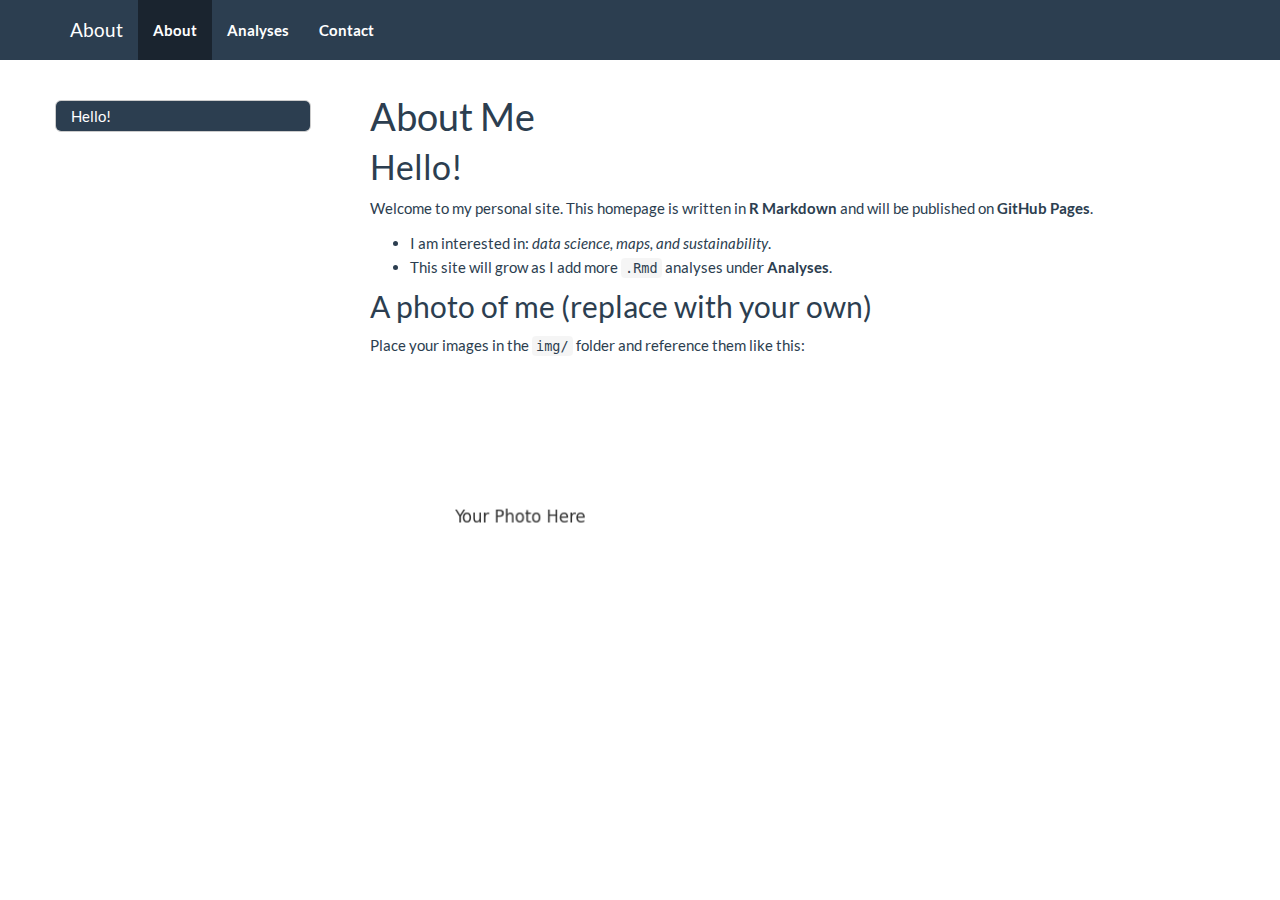
<file: docs/index.html>
<!DOCTYPE html>

<html>

<head>

<meta charset="utf-8" />
<meta name="generator" content="pandoc" />
<meta http-equiv="X-UA-Compatible" content="IE=EDGE" />




<title>About Me</title>

<script src="site_libs/header-attrs-2.30/header-attrs.js"></script>
<script src="site_libs/jquery-3.6.0/jquery-3.6.0.min.js"></script>
<meta name="viewport" content="width=device-width, initial-scale=1" />
<link href="site_libs/bootstrap-3.3.5/css/flatly.min.css" rel="stylesheet" />
<script src="site_libs/bootstrap-3.3.5/js/bootstrap.min.js"></script>
<script src="site_libs/bootstrap-3.3.5/shim/html5shiv.min.js"></script>
<script src="site_libs/bootstrap-3.3.5/shim/respond.min.js"></script>
<style>h1 {font-size: 34px;}
       h1.title {font-size: 38px;}
       h2 {font-size: 30px;}
       h3 {font-size: 24px;}
       h4 {font-size: 18px;}
       h5 {font-size: 16px;}
       h6 {font-size: 12px;}
       code {color: inherit; background-color: rgba(0, 0, 0, 0.04);}
       pre:not([class]) { background-color: white }</style>
<script src="site_libs/jqueryui-1.13.2/jquery-ui.min.js"></script>
<link href="site_libs/tocify-1.9.1/jquery.tocify.css" rel="stylesheet" />
<script src="site_libs/tocify-1.9.1/jquery.tocify.js"></script>
<script src="site_libs/navigation-1.1/tabsets.js"></script>
<link href="site_libs/highlightjs-9.12.0/default.css" rel="stylesheet" />
<script src="site_libs/highlightjs-9.12.0/highlight.js"></script>

<style type="text/css">
  code{white-space: pre-wrap;}
  span.smallcaps{font-variant: small-caps;}
  span.underline{text-decoration: underline;}
  div.column{display: inline-block; vertical-align: top; width: 50%;}
  div.hanging-indent{margin-left: 1.5em; text-indent: -1.5em;}
  ul.task-list{list-style: none;}
    </style>

<style type="text/css">code{white-space: pre;}</style>
<script type="text/javascript">
if (window.hljs) {
  hljs.configure({languages: []});
  hljs.initHighlightingOnLoad();
  if (document.readyState && document.readyState === "complete") {
    window.setTimeout(function() { hljs.initHighlighting(); }, 0);
  }
}
</script>






<link rel="stylesheet" href="styles.css" type="text/css" />



<style type = "text/css">
.main-container {
  max-width: 940px;
  margin-left: auto;
  margin-right: auto;
}
img {
  max-width:100%;
}
.tabbed-pane {
  padding-top: 12px;
}
.html-widget {
  margin-bottom: 20px;
}
button.code-folding-btn:focus {
  outline: none;
}
summary {
  display: list-item;
}
details > summary > p:only-child {
  display: inline;
}
pre code {
  padding: 0;
}
</style>


<style type="text/css">
.dropdown-submenu {
  position: relative;
}
.dropdown-submenu>.dropdown-menu {
  top: 0;
  left: 100%;
  margin-top: -6px;
  margin-left: -1px;
  border-radius: 0 6px 6px 6px;
}
.dropdown-submenu:hover>.dropdown-menu {
  display: block;
}
.dropdown-submenu>a:after {
  display: block;
  content: " ";
  float: right;
  width: 0;
  height: 0;
  border-color: transparent;
  border-style: solid;
  border-width: 5px 0 5px 5px;
  border-left-color: #cccccc;
  margin-top: 5px;
  margin-right: -10px;
}
.dropdown-submenu:hover>a:after {
  border-left-color: #adb5bd;
}
.dropdown-submenu.pull-left {
  float: none;
}
.dropdown-submenu.pull-left>.dropdown-menu {
  left: -100%;
  margin-left: 10px;
  border-radius: 6px 0 6px 6px;
}
</style>

<script type="text/javascript">
// manage active state of menu based on current page
$(document).ready(function () {
  // active menu anchor
  href = window.location.pathname
  href = href.substr(href.lastIndexOf('/') + 1)
  if (href === "")
    href = "index.html";
  var menuAnchor = $('a[href="' + href + '"]');

  // mark the anchor link active (and if it's in a dropdown, also mark that active)
  var dropdown = menuAnchor.closest('li.dropdown');
  if (window.bootstrap) { // Bootstrap 4+
    menuAnchor.addClass('active');
    dropdown.find('> .dropdown-toggle').addClass('active');
  } else { // Bootstrap 3
    menuAnchor.parent().addClass('active');
    dropdown.addClass('active');
  }

  // Navbar adjustments
  var navHeight = $(".navbar").first().height() + 15;
  var style = document.createElement('style');
  var pt = "padding-top: " + navHeight + "px; ";
  var mt = "margin-top: -" + navHeight + "px; ";
  var css = "";
  // offset scroll position for anchor links (for fixed navbar)
  for (var i = 1; i <= 6; i++) {
    css += ".section h" + i + "{ " + pt + mt + "}\n";
  }
  style.innerHTML = "body {" + pt + "padding-bottom: 40px; }\n" + css;
  document.head.appendChild(style);
});
</script>

<!-- tabsets -->

<style type="text/css">
.tabset-dropdown > .nav-tabs {
  display: inline-table;
  max-height: 500px;
  min-height: 44px;
  overflow-y: auto;
  border: 1px solid #ddd;
  border-radius: 4px;
}

.tabset-dropdown > .nav-tabs > li.active:before, .tabset-dropdown > .nav-tabs.nav-tabs-open:before {
  content: "\e259";
  font-family: 'Glyphicons Halflings';
  display: inline-block;
  padding: 10px;
  border-right: 1px solid #ddd;
}

.tabset-dropdown > .nav-tabs.nav-tabs-open > li.active:before {
  content: "\e258";
  font-family: 'Glyphicons Halflings';
  border: none;
}

.tabset-dropdown > .nav-tabs > li.active {
  display: block;
}

.tabset-dropdown > .nav-tabs > li > a,
.tabset-dropdown > .nav-tabs > li > a:focus,
.tabset-dropdown > .nav-tabs > li > a:hover {
  border: none;
  display: inline-block;
  border-radius: 4px;
  background-color: transparent;
}

.tabset-dropdown > .nav-tabs.nav-tabs-open > li {
  display: block;
  float: none;
}

.tabset-dropdown > .nav-tabs > li {
  display: none;
}
</style>

<!-- code folding -->



<style type="text/css">

#TOC {
  margin: 25px 0px 20px 0px;
}
@media (max-width: 768px) {
#TOC {
  position: relative;
  width: 100%;
}
}

@media print {
.toc-content {
  /* see https://github.com/w3c/csswg-drafts/issues/4434 */
  float: right;
}
}

.toc-content {
  padding-left: 30px;
  padding-right: 40px;
}

div.main-container {
  max-width: 1200px;
}

div.tocify {
  width: 20%;
  max-width: 260px;
  max-height: 85%;
}

@media (min-width: 768px) and (max-width: 991px) {
  div.tocify {
    width: 25%;
  }
}

@media (max-width: 767px) {
  div.tocify {
    width: 100%;
    max-width: none;
  }
}

.tocify ul, .tocify li {
  line-height: 20px;
}

.tocify-subheader .tocify-item {
  font-size: 0.90em;
}

.tocify .list-group-item {
  border-radius: 0px;
}


</style>



</head>

<body>


<div class="container-fluid main-container">


<!-- setup 3col/9col grid for toc_float and main content  -->
<div class="row">
<div class="col-xs-12 col-sm-4 col-md-3">
<div id="TOC" class="tocify">
</div>
</div>

<div class="toc-content col-xs-12 col-sm-8 col-md-9">




<div class="navbar navbar-default  navbar-fixed-top" role="navigation">
  <div class="container">
    <div class="navbar-header">
      <button type="button" class="navbar-toggle collapsed" data-toggle="collapse" data-bs-toggle="collapse" data-target="#navbar" data-bs-target="#navbar">
        <span class="icon-bar"></span>
        <span class="icon-bar"></span>
        <span class="icon-bar"></span>
      </button>
      <a class="navbar-brand" href="index.html">About</a>
    </div>
    <div id="navbar" class="navbar-collapse collapse">
      <ul class="nav navbar-nav">
        <li>
  <a href="index.html">About</a>
</li>
<li>
  <a href="analyses.html">Analyses</a>
</li>
<li>
  <a href="contact.html">Contact</a>
</li>
      </ul>
      <ul class="nav navbar-nav navbar-right">
        
      </ul>
    </div><!--/.nav-collapse -->
  </div><!--/.container -->
</div><!--/.navbar -->

<div id="header">



<h1 class="title toc-ignore">About Me</h1>

</div>


<div id="hello" class="section level1">
<h1>Hello!</h1>
<p>Welcome to my personal site. This homepage is written in <strong>R
Markdown</strong> and will be published on <strong>GitHub
Pages</strong>.</p>
<ul>
<li>I am interested in: <em>data science, maps, and
sustainability</em>.</li>
<li>This site will grow as I add more <code>.Rmd</code> analyses under
<strong>Analyses</strong>.</li>
</ul>
<div id="a-photo-of-me-replace-with-your-own" class="section level2">
<h2>A photo of me (replace with your own)</h2>
<p>Place your images in the <code>img/</code> folder and reference them
like this:</p>
<p><img src="img/profile_example.png" width="300px" /></p>
</div>
</div>



</div>
</div>

</div>

<script>

// add bootstrap table styles to pandoc tables
function bootstrapStylePandocTables() {
  $('tr.odd').parent('tbody').parent('table').addClass('table table-condensed');
}
$(document).ready(function () {
  bootstrapStylePandocTables();
});


</script>

<!-- tabsets -->

<script>
$(document).ready(function () {
  window.buildTabsets("TOC");
});

$(document).ready(function () {
  $('.tabset-dropdown > .nav-tabs > li').click(function () {
    $(this).parent().toggleClass('nav-tabs-open');
  });
});
</script>

<!-- code folding -->

<script>
$(document).ready(function ()  {

    // temporarily add toc-ignore selector to headers for the consistency with Pandoc
    $('.unlisted.unnumbered').addClass('toc-ignore')

    // move toc-ignore selectors from section div to header
    $('div.section.toc-ignore')
        .removeClass('toc-ignore')
        .children('h1,h2,h3,h4,h5').addClass('toc-ignore');

    // establish options
    var options = {
      selectors: "h1,h2",
      theme: "bootstrap3",
      context: '.toc-content',
      hashGenerator: function (text) {
        return text.replace(/[.\\/?&!#<>]/g, '').replace(/\s/g, '_');
      },
      ignoreSelector: ".toc-ignore",
      scrollTo: 0
    };
    options.showAndHide = true;
    options.smoothScroll = true;

    // tocify
    var toc = $("#TOC").tocify(options).data("toc-tocify");
});
</script>

<!-- dynamically load mathjax for compatibility with self-contained -->
<script>
  (function () {
    var script = document.createElement("script");
    script.type = "text/javascript";
    script.src  = "https://mathjax.rstudio.com/latest/MathJax.js?config=TeX-AMS-MML_HTMLorMML";
    document.getElementsByTagName("head")[0].appendChild(script);
  })();
</script>

</body>
</html>
</file>
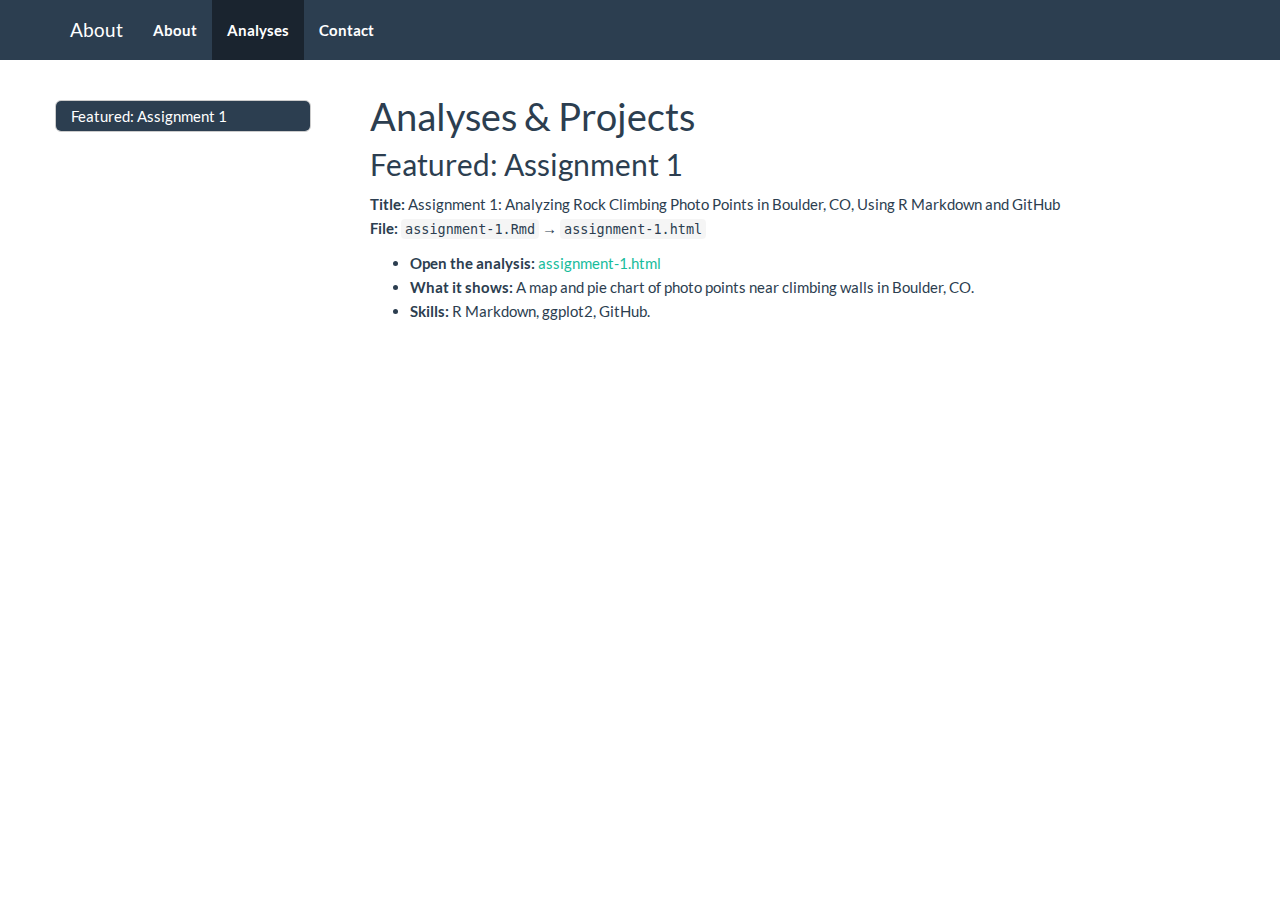
<file: docs/analyses.html>
<!DOCTYPE html>

<html>

<head>

<meta charset="utf-8" />
<meta name="generator" content="pandoc" />
<meta http-equiv="X-UA-Compatible" content="IE=EDGE" />




<title>Analyses &amp; Projects</title>

<script src="site_libs/header-attrs-2.29/header-attrs.js"></script>
<script src="site_libs/jquery-3.6.0/jquery-3.6.0.min.js"></script>
<meta name="viewport" content="width=device-width, initial-scale=1" />
<link href="site_libs/bootstrap-3.3.5/css/flatly.min.css" rel="stylesheet" />
<script src="site_libs/bootstrap-3.3.5/js/bootstrap.min.js"></script>
<script src="site_libs/bootstrap-3.3.5/shim/html5shiv.min.js"></script>
<script src="site_libs/bootstrap-3.3.5/shim/respond.min.js"></script>
<style>h1 {font-size: 34px;}
       h1.title {font-size: 38px;}
       h2 {font-size: 30px;}
       h3 {font-size: 24px;}
       h4 {font-size: 18px;}
       h5 {font-size: 16px;}
       h6 {font-size: 12px;}
       code {color: inherit; background-color: rgba(0, 0, 0, 0.04);}
       pre:not([class]) { background-color: white }</style>
<script src="site_libs/jqueryui-1.13.2/jquery-ui.min.js"></script>
<link href="site_libs/tocify-1.9.1/jquery.tocify.css" rel="stylesheet" />
<script src="site_libs/tocify-1.9.1/jquery.tocify.js"></script>
<script src="site_libs/navigation-1.1/tabsets.js"></script>
<link href="site_libs/highlightjs-9.12.0/default.css" rel="stylesheet" />
<script src="site_libs/highlightjs-9.12.0/highlight.js"></script>

<style type="text/css">
  code{white-space: pre-wrap;}
  span.smallcaps{font-variant: small-caps;}
  span.underline{text-decoration: underline;}
  div.column{display: inline-block; vertical-align: top; width: 50%;}
  div.hanging-indent{margin-left: 1.5em; text-indent: -1.5em;}
  ul.task-list{list-style: none;}
    </style>

<style type="text/css">code{white-space: pre;}</style>
<script type="text/javascript">
if (window.hljs) {
  hljs.configure({languages: []});
  hljs.initHighlightingOnLoad();
  if (document.readyState && document.readyState === "complete") {
    window.setTimeout(function() { hljs.initHighlighting(); }, 0);
  }
}
</script>






<link rel="stylesheet" href="styles.css" type="text/css" />



<style type = "text/css">
.main-container {
  max-width: 940px;
  margin-left: auto;
  margin-right: auto;
}
img {
  max-width:100%;
}
.tabbed-pane {
  padding-top: 12px;
}
.html-widget {
  margin-bottom: 20px;
}
button.code-folding-btn:focus {
  outline: none;
}
summary {
  display: list-item;
}
details > summary > p:only-child {
  display: inline;
}
pre code {
  padding: 0;
}
</style>


<style type="text/css">
.dropdown-submenu {
  position: relative;
}
.dropdown-submenu>.dropdown-menu {
  top: 0;
  left: 100%;
  margin-top: -6px;
  margin-left: -1px;
  border-radius: 0 6px 6px 6px;
}
.dropdown-submenu:hover>.dropdown-menu {
  display: block;
}
.dropdown-submenu>a:after {
  display: block;
  content: " ";
  float: right;
  width: 0;
  height: 0;
  border-color: transparent;
  border-style: solid;
  border-width: 5px 0 5px 5px;
  border-left-color: #cccccc;
  margin-top: 5px;
  margin-right: -10px;
}
.dropdown-submenu:hover>a:after {
  border-left-color: #adb5bd;
}
.dropdown-submenu.pull-left {
  float: none;
}
.dropdown-submenu.pull-left>.dropdown-menu {
  left: -100%;
  margin-left: 10px;
  border-radius: 6px 0 6px 6px;
}
</style>

<script type="text/javascript">
// manage active state of menu based on current page
$(document).ready(function () {
  // active menu anchor
  href = window.location.pathname
  href = href.substr(href.lastIndexOf('/') + 1)
  if (href === "")
    href = "index.html";
  var menuAnchor = $('a[href="' + href + '"]');

  // mark the anchor link active (and if it's in a dropdown, also mark that active)
  var dropdown = menuAnchor.closest('li.dropdown');
  if (window.bootstrap) { // Bootstrap 4+
    menuAnchor.addClass('active');
    dropdown.find('> .dropdown-toggle').addClass('active');
  } else { // Bootstrap 3
    menuAnchor.parent().addClass('active');
    dropdown.addClass('active');
  }

  // Navbar adjustments
  var navHeight = $(".navbar").first().height() + 15;
  var style = document.createElement('style');
  var pt = "padding-top: " + navHeight + "px; ";
  var mt = "margin-top: -" + navHeight + "px; ";
  var css = "";
  // offset scroll position for anchor links (for fixed navbar)
  for (var i = 1; i <= 6; i++) {
    css += ".section h" + i + "{ " + pt + mt + "}\n";
  }
  style.innerHTML = "body {" + pt + "padding-bottom: 40px; }\n" + css;
  document.head.appendChild(style);
});
</script>

<!-- tabsets -->

<style type="text/css">
.tabset-dropdown > .nav-tabs {
  display: inline-table;
  max-height: 500px;
  min-height: 44px;
  overflow-y: auto;
  border: 1px solid #ddd;
  border-radius: 4px;
}

.tabset-dropdown > .nav-tabs > li.active:before, .tabset-dropdown > .nav-tabs.nav-tabs-open:before {
  content: "\e259";
  font-family: 'Glyphicons Halflings';
  display: inline-block;
  padding: 10px;
  border-right: 1px solid #ddd;
}

.tabset-dropdown > .nav-tabs.nav-tabs-open > li.active:before {
  content: "\e258";
  font-family: 'Glyphicons Halflings';
  border: none;
}

.tabset-dropdown > .nav-tabs > li.active {
  display: block;
}

.tabset-dropdown > .nav-tabs > li > a,
.tabset-dropdown > .nav-tabs > li > a:focus,
.tabset-dropdown > .nav-tabs > li > a:hover {
  border: none;
  display: inline-block;
  border-radius: 4px;
  background-color: transparent;
}

.tabset-dropdown > .nav-tabs.nav-tabs-open > li {
  display: block;
  float: none;
}

.tabset-dropdown > .nav-tabs > li {
  display: none;
}
</style>

<!-- code folding -->



<style type="text/css">

#TOC {
  margin: 25px 0px 20px 0px;
}
@media (max-width: 768px) {
#TOC {
  position: relative;
  width: 100%;
}
}

@media print {
.toc-content {
  /* see https://github.com/w3c/csswg-drafts/issues/4434 */
  float: right;
}
}

.toc-content {
  padding-left: 30px;
  padding-right: 40px;
}

div.main-container {
  max-width: 1200px;
}

div.tocify {
  width: 20%;
  max-width: 260px;
  max-height: 85%;
}

@media (min-width: 768px) and (max-width: 991px) {
  div.tocify {
    width: 25%;
  }
}

@media (max-width: 767px) {
  div.tocify {
    width: 100%;
    max-width: none;
  }
}

.tocify ul, .tocify li {
  line-height: 20px;
}

.tocify-subheader .tocify-item {
  font-size: 0.90em;
}

.tocify .list-group-item {
  border-radius: 0px;
}


</style>



</head>

<body>


<div class="container-fluid main-container">


<!-- setup 3col/9col grid for toc_float and main content  -->
<div class="row">
<div class="col-xs-12 col-sm-4 col-md-3">
<div id="TOC" class="tocify">
</div>
</div>

<div class="toc-content col-xs-12 col-sm-8 col-md-9">




<div class="navbar navbar-default  navbar-fixed-top" role="navigation">
  <div class="container">
    <div class="navbar-header">
      <button type="button" class="navbar-toggle collapsed" data-toggle="collapse" data-bs-toggle="collapse" data-target="#navbar" data-bs-target="#navbar">
        <span class="icon-bar"></span>
        <span class="icon-bar"></span>
        <span class="icon-bar"></span>
      </button>
      <a class="navbar-brand" href="index.html">About</a>
    </div>
    <div id="navbar" class="navbar-collapse collapse">
      <ul class="nav navbar-nav">
        <li>
  <a href="index.html">About</a>
</li>
<li>
  <a href="analyses.html">Analyses</a>
</li>
<li>
  <a href="contact.html">Contact</a>
</li>
      </ul>
      <ul class="nav navbar-nav navbar-right">
        
      </ul>
    </div><!--/.nav-collapse -->
  </div><!--/.container -->
</div><!--/.navbar -->

<div id="header">



<h1 class="title toc-ignore">Analyses &amp; Projects</h1>

</div>


<div id="featured-assignment-1" class="section level2">
<h2>Featured: Assignment 1</h2>
<p><strong>Title:</strong> Assignment 1: Analyzing Rock Climbing Photo
Points in Boulder, CO, Using R Markdown and GitHub<br />
<strong>File:</strong> <code>assignment-1.Rmd</code> →
<code>assignment-1.html</code></p>
<ul>
<li><strong>Open the analysis:</strong> <a
href="assignment-1.html">assignment-1.html</a></li>
<li><strong>What it shows:</strong> A map and pie chart of photo points
near climbing walls in Boulder, CO.</li>
<li><strong>Skills:</strong> R Markdown, ggplot2, GitHub.</li>
</ul>
</div>



</div>
</div>

</div>

<script>

// add bootstrap table styles to pandoc tables
function bootstrapStylePandocTables() {
  $('tr.odd').parent('tbody').parent('table').addClass('table table-condensed');
}
$(document).ready(function () {
  bootstrapStylePandocTables();
});


</script>

<!-- tabsets -->

<script>
$(document).ready(function () {
  window.buildTabsets("TOC");
});

$(document).ready(function () {
  $('.tabset-dropdown > .nav-tabs > li').click(function () {
    $(this).parent().toggleClass('nav-tabs-open');
  });
});
</script>

<!-- code folding -->

<script>
$(document).ready(function ()  {

    // temporarily add toc-ignore selector to headers for the consistency with Pandoc
    $('.unlisted.unnumbered').addClass('toc-ignore')

    // move toc-ignore selectors from section div to header
    $('div.section.toc-ignore')
        .removeClass('toc-ignore')
        .children('h1,h2,h3,h4,h5').addClass('toc-ignore');

    // establish options
    var options = {
      selectors: "h1,h2",
      theme: "bootstrap3",
      context: '.toc-content',
      hashGenerator: function (text) {
        return text.replace(/[.\\/?&!#<>]/g, '').replace(/\s/g, '_');
      },
      ignoreSelector: ".toc-ignore",
      scrollTo: 0
    };
    options.showAndHide = true;
    options.smoothScroll = true;

    // tocify
    var toc = $("#TOC").tocify(options).data("toc-tocify");
});
</script>

<!-- dynamically load mathjax for compatibility with self-contained -->
<script>
  (function () {
    var script = document.createElement("script");
    script.type = "text/javascript";
    script.src  = "https://mathjax.rstudio.com/latest/MathJax.js?config=TeX-AMS-MML_HTMLorMML";
    document.getElementsByTagName("head")[0].appendChild(script);
  })();
</script>

</body>
</html>
</file>
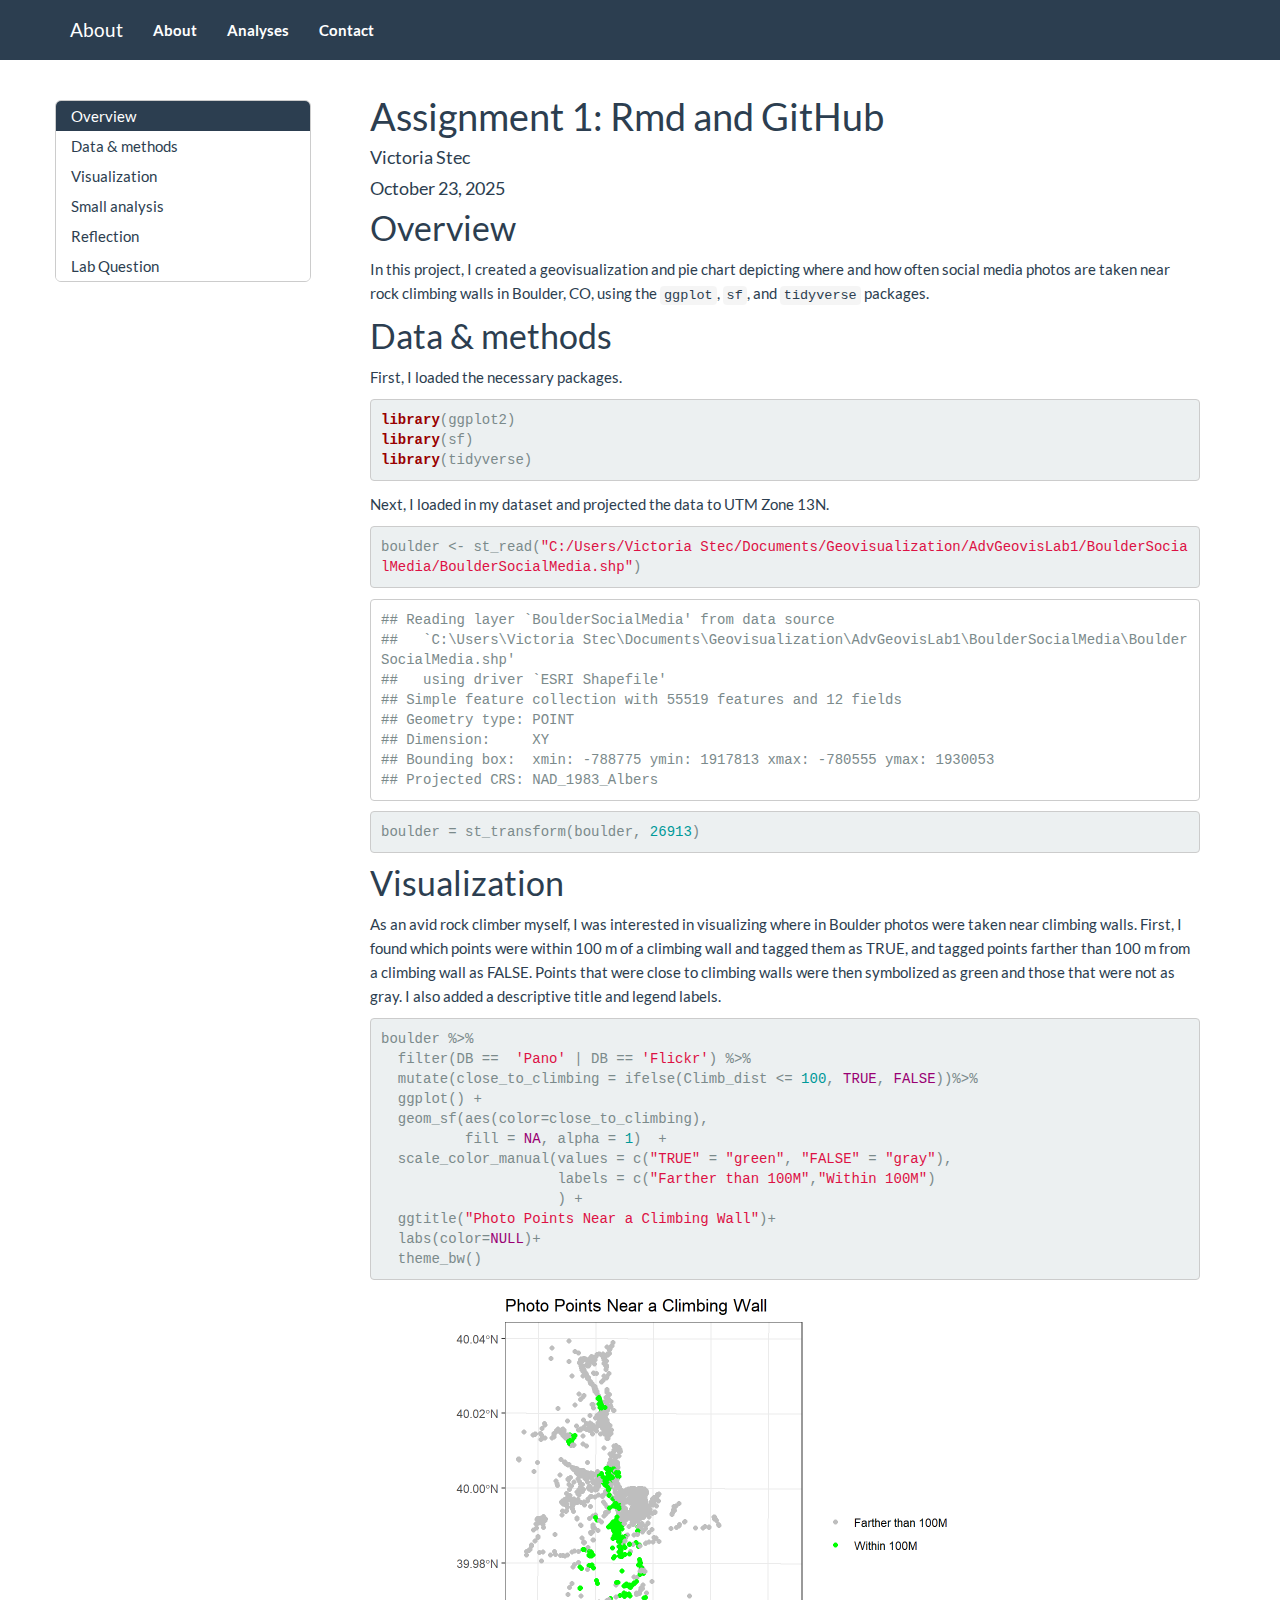
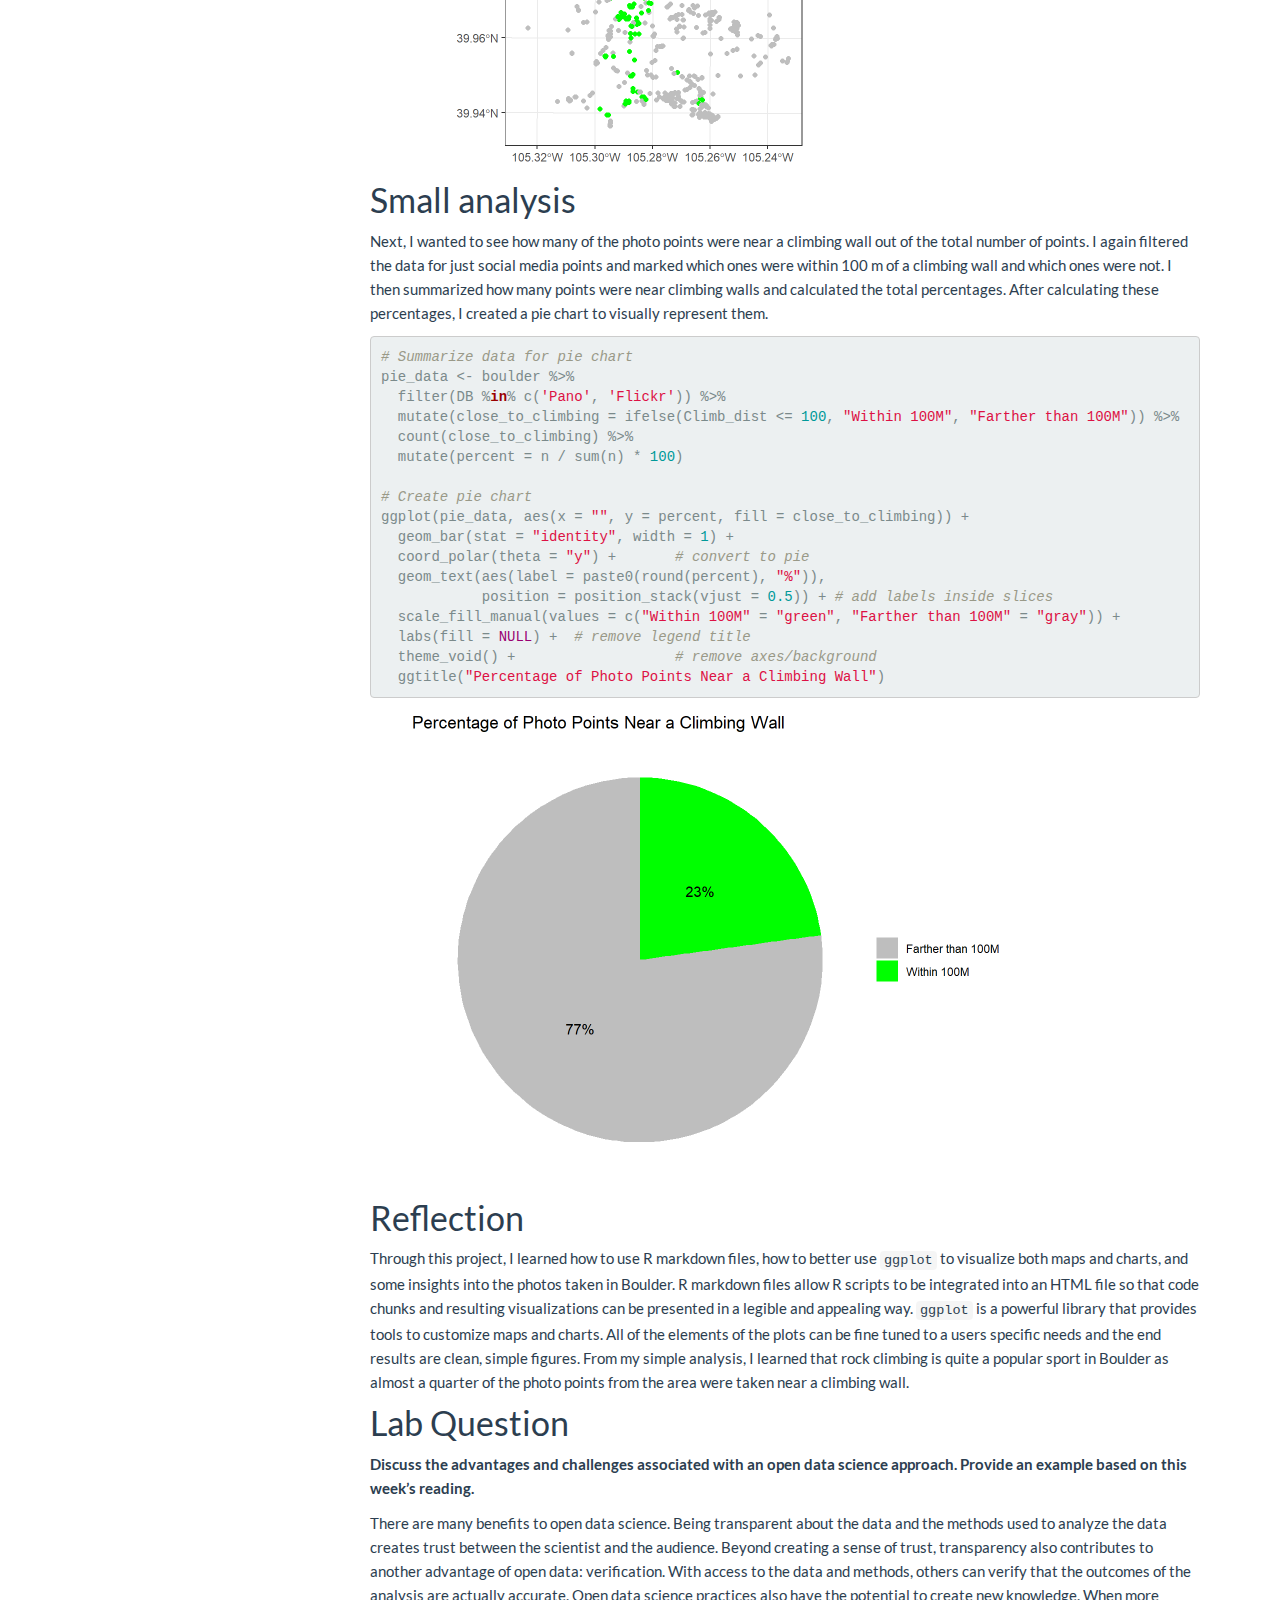
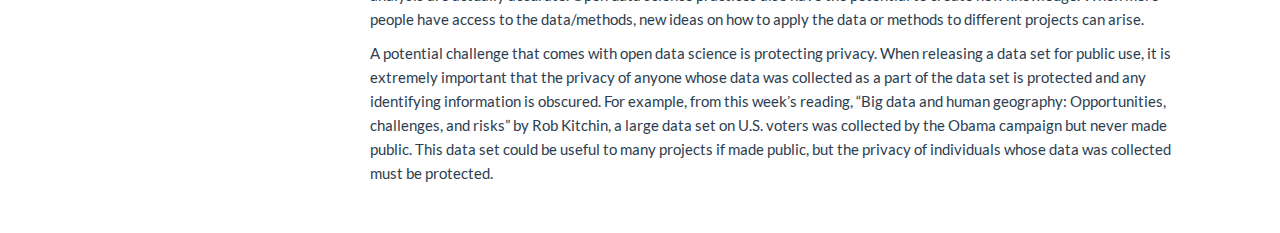
<file: docs/assignment-1.html>
<!DOCTYPE html>

<html>

<head>

<meta charset="utf-8" />
<meta name="generator" content="pandoc" />
<meta http-equiv="X-UA-Compatible" content="IE=EDGE" />


<meta name="author" content="Victoria Stec" />

<meta name="date" content="2025-10-23" />

<title>Assignment 1: Rmd and GitHub</title>

<script src="site_libs/header-attrs-2.29/header-attrs.js"></script>
<script src="site_libs/jquery-3.6.0/jquery-3.6.0.min.js"></script>
<meta name="viewport" content="width=device-width, initial-scale=1" />
<link href="site_libs/bootstrap-3.3.5/css/flatly.min.css" rel="stylesheet" />
<script src="site_libs/bootstrap-3.3.5/js/bootstrap.min.js"></script>
<script src="site_libs/bootstrap-3.3.5/shim/html5shiv.min.js"></script>
<script src="site_libs/bootstrap-3.3.5/shim/respond.min.js"></script>
<style>h1 {font-size: 34px;}
       h1.title {font-size: 38px;}
       h2 {font-size: 30px;}
       h3 {font-size: 24px;}
       h4 {font-size: 18px;}
       h5 {font-size: 16px;}
       h6 {font-size: 12px;}
       code {color: inherit; background-color: rgba(0, 0, 0, 0.04);}
       pre:not([class]) { background-color: white }</style>
<script src="site_libs/jqueryui-1.13.2/jquery-ui.min.js"></script>
<link href="site_libs/tocify-1.9.1/jquery.tocify.css" rel="stylesheet" />
<script src="site_libs/tocify-1.9.1/jquery.tocify.js"></script>
<script src="site_libs/navigation-1.1/tabsets.js"></script>
<link href="site_libs/highlightjs-9.12.0/default.css" rel="stylesheet" />
<script src="site_libs/highlightjs-9.12.0/highlight.js"></script>

<style type="text/css">
  code{white-space: pre-wrap;}
  span.smallcaps{font-variant: small-caps;}
  span.underline{text-decoration: underline;}
  div.column{display: inline-block; vertical-align: top; width: 50%;}
  div.hanging-indent{margin-left: 1.5em; text-indent: -1.5em;}
  ul.task-list{list-style: none;}
    </style>

<style type="text/css">code{white-space: pre;}</style>
<script type="text/javascript">
if (window.hljs) {
  hljs.configure({languages: []});
  hljs.initHighlightingOnLoad();
  if (document.readyState && document.readyState === "complete") {
    window.setTimeout(function() { hljs.initHighlighting(); }, 0);
  }
}
</script>






<link rel="stylesheet" href="styles.css" type="text/css" />



<style type = "text/css">
.main-container {
  max-width: 940px;
  margin-left: auto;
  margin-right: auto;
}
img {
  max-width:100%;
}
.tabbed-pane {
  padding-top: 12px;
}
.html-widget {
  margin-bottom: 20px;
}
button.code-folding-btn:focus {
  outline: none;
}
summary {
  display: list-item;
}
details > summary > p:only-child {
  display: inline;
}
pre code {
  padding: 0;
}
</style>


<style type="text/css">
.dropdown-submenu {
  position: relative;
}
.dropdown-submenu>.dropdown-menu {
  top: 0;
  left: 100%;
  margin-top: -6px;
  margin-left: -1px;
  border-radius: 0 6px 6px 6px;
}
.dropdown-submenu:hover>.dropdown-menu {
  display: block;
}
.dropdown-submenu>a:after {
  display: block;
  content: " ";
  float: right;
  width: 0;
  height: 0;
  border-color: transparent;
  border-style: solid;
  border-width: 5px 0 5px 5px;
  border-left-color: #cccccc;
  margin-top: 5px;
  margin-right: -10px;
}
.dropdown-submenu:hover>a:after {
  border-left-color: #adb5bd;
}
.dropdown-submenu.pull-left {
  float: none;
}
.dropdown-submenu.pull-left>.dropdown-menu {
  left: -100%;
  margin-left: 10px;
  border-radius: 6px 0 6px 6px;
}
</style>

<script type="text/javascript">
// manage active state of menu based on current page
$(document).ready(function () {
  // active menu anchor
  href = window.location.pathname
  href = href.substr(href.lastIndexOf('/') + 1)
  if (href === "")
    href = "index.html";
  var menuAnchor = $('a[href="' + href + '"]');

  // mark the anchor link active (and if it's in a dropdown, also mark that active)
  var dropdown = menuAnchor.closest('li.dropdown');
  if (window.bootstrap) { // Bootstrap 4+
    menuAnchor.addClass('active');
    dropdown.find('> .dropdown-toggle').addClass('active');
  } else { // Bootstrap 3
    menuAnchor.parent().addClass('active');
    dropdown.addClass('active');
  }

  // Navbar adjustments
  var navHeight = $(".navbar").first().height() + 15;
  var style = document.createElement('style');
  var pt = "padding-top: " + navHeight + "px; ";
  var mt = "margin-top: -" + navHeight + "px; ";
  var css = "";
  // offset scroll position for anchor links (for fixed navbar)
  for (var i = 1; i <= 6; i++) {
    css += ".section h" + i + "{ " + pt + mt + "}\n";
  }
  style.innerHTML = "body {" + pt + "padding-bottom: 40px; }\n" + css;
  document.head.appendChild(style);
});
</script>

<!-- tabsets -->

<style type="text/css">
.tabset-dropdown > .nav-tabs {
  display: inline-table;
  max-height: 500px;
  min-height: 44px;
  overflow-y: auto;
  border: 1px solid #ddd;
  border-radius: 4px;
}

.tabset-dropdown > .nav-tabs > li.active:before, .tabset-dropdown > .nav-tabs.nav-tabs-open:before {
  content: "\e259";
  font-family: 'Glyphicons Halflings';
  display: inline-block;
  padding: 10px;
  border-right: 1px solid #ddd;
}

.tabset-dropdown > .nav-tabs.nav-tabs-open > li.active:before {
  content: "\e258";
  font-family: 'Glyphicons Halflings';
  border: none;
}

.tabset-dropdown > .nav-tabs > li.active {
  display: block;
}

.tabset-dropdown > .nav-tabs > li > a,
.tabset-dropdown > .nav-tabs > li > a:focus,
.tabset-dropdown > .nav-tabs > li > a:hover {
  border: none;
  display: inline-block;
  border-radius: 4px;
  background-color: transparent;
}

.tabset-dropdown > .nav-tabs.nav-tabs-open > li {
  display: block;
  float: none;
}

.tabset-dropdown > .nav-tabs > li {
  display: none;
}
</style>

<!-- code folding -->



<style type="text/css">

#TOC {
  margin: 25px 0px 20px 0px;
}
@media (max-width: 768px) {
#TOC {
  position: relative;
  width: 100%;
}
}

@media print {
.toc-content {
  /* see https://github.com/w3c/csswg-drafts/issues/4434 */
  float: right;
}
}

.toc-content {
  padding-left: 30px;
  padding-right: 40px;
}

div.main-container {
  max-width: 1200px;
}

div.tocify {
  width: 20%;
  max-width: 260px;
  max-height: 85%;
}

@media (min-width: 768px) and (max-width: 991px) {
  div.tocify {
    width: 25%;
  }
}

@media (max-width: 767px) {
  div.tocify {
    width: 100%;
    max-width: none;
  }
}

.tocify ul, .tocify li {
  line-height: 20px;
}

.tocify-subheader .tocify-item {
  font-size: 0.90em;
}

.tocify .list-group-item {
  border-radius: 0px;
}


</style>



</head>

<body>


<div class="container-fluid main-container">


<!-- setup 3col/9col grid for toc_float and main content  -->
<div class="row">
<div class="col-xs-12 col-sm-4 col-md-3">
<div id="TOC" class="tocify">
</div>
</div>

<div class="toc-content col-xs-12 col-sm-8 col-md-9">




<div class="navbar navbar-default  navbar-fixed-top" role="navigation">
  <div class="container">
    <div class="navbar-header">
      <button type="button" class="navbar-toggle collapsed" data-toggle="collapse" data-bs-toggle="collapse" data-target="#navbar" data-bs-target="#navbar">
        <span class="icon-bar"></span>
        <span class="icon-bar"></span>
        <span class="icon-bar"></span>
      </button>
      <a class="navbar-brand" href="index.html">About</a>
    </div>
    <div id="navbar" class="navbar-collapse collapse">
      <ul class="nav navbar-nav">
        <li>
  <a href="index.html">About</a>
</li>
<li>
  <a href="analyses.html">Analyses</a>
</li>
<li>
  <a href="contact.html">Contact</a>
</li>
      </ul>
      <ul class="nav navbar-nav navbar-right">
        
      </ul>
    </div><!--/.nav-collapse -->
  </div><!--/.container -->
</div><!--/.navbar -->

<div id="header">



<h1 class="title toc-ignore">Assignment 1: Rmd and GitHub</h1>
<h4 class="author">Victoria Stec</h4>
<h4 class="date">October 23, 2025</h4>

</div>


<div id="overview" class="section level1">
<h1>Overview</h1>
<p>In this project, I created a geovisualization and pie chart depicting
where and how often social media photos are taken near rock climbing
walls in Boulder, CO, using the <code>ggplot</code>, <code>sf</code>,
and <code>tidyverse</code> packages.</p>
</div>
<div id="data-methods" class="section level1">
<h1>Data &amp; methods</h1>
<p>First, I loaded the necessary packages.</p>
<pre class="r"><code>library(ggplot2)
library(sf)
library(tidyverse)</code></pre>
<p>Next, I loaded in my dataset and projected the data to UTM Zone
13N.</p>
<pre class="r"><code>boulder &lt;- st_read(&quot;C:/Users/Victoria Stec/Documents/Geovisualization/AdvGeovisLab1/BoulderSocialMedia/BoulderSocialMedia.shp&quot;)</code></pre>
<pre><code>## Reading layer `BoulderSocialMedia&#39; from data source 
##   `C:\Users\Victoria Stec\Documents\Geovisualization\AdvGeovisLab1\BoulderSocialMedia\BoulderSocialMedia.shp&#39; 
##   using driver `ESRI Shapefile&#39;
## Simple feature collection with 55519 features and 12 fields
## Geometry type: POINT
## Dimension:     XY
## Bounding box:  xmin: -788775 ymin: 1917813 xmax: -780555 ymax: 1930053
## Projected CRS: NAD_1983_Albers</code></pre>
<pre class="r"><code>boulder = st_transform(boulder, 26913) </code></pre>
</div>
<div id="visualization" class="section level1">
<h1>Visualization</h1>
<p>As an avid rock climber myself, I was interested in visualizing where
in Boulder photos were taken near climbing walls. First, I found which
points were within 100 m of a climbing wall and tagged them as TRUE, and
tagged points farther than 100 m from a climbing wall as FALSE. Points
that were close to climbing walls were then symbolized as green and
those that were not as gray. I also added a descriptive title and legend
labels.</p>
<pre class="r"><code>boulder %&gt;%
  filter(DB ==  &#39;Pano&#39; | DB == &#39;Flickr&#39;) %&gt;%
  mutate(close_to_climbing = ifelse(Climb_dist &lt;= 100, TRUE, FALSE))%&gt;% 
  ggplot() +
  geom_sf(aes(color=close_to_climbing),
          fill = NA, alpha = 1)  +  
  scale_color_manual(values = c(&quot;TRUE&quot; = &quot;green&quot;, &quot;FALSE&quot; = &quot;gray&quot;),
                     labels = c(&quot;Farther than 100M&quot;,&quot;Within 100M&quot;)
                     ) +
  ggtitle(&quot;Photo Points Near a Climbing Wall&quot;)+
  labs(color=NULL)+
  theme_bw()</code></pre>
<p><img src="assignment-1_files/figure-html/unnamed-chunk-3-1.png" width="672" /></p>
</div>
<div id="small-analysis" class="section level1">
<h1>Small analysis</h1>
<p>Next, I wanted to see how many of the photo points were near a
climbing wall out of the total number of points. I again filtered the
data for just social media points and marked which ones were within 100
m of a climbing wall and which ones were not. I then summarized how many
points were near climbing walls and calculated the total percentages.
After calculating these percentages, I created a pie chart to visually
represent them.</p>
<pre class="r"><code># Summarize data for pie chart
pie_data &lt;- boulder %&gt;%
  filter(DB %in% c(&#39;Pano&#39;, &#39;Flickr&#39;)) %&gt;%
  mutate(close_to_climbing = ifelse(Climb_dist &lt;= 100, &quot;Within 100M&quot;, &quot;Farther than 100M&quot;)) %&gt;%
  count(close_to_climbing) %&gt;%
  mutate(percent = n / sum(n) * 100)

# Create pie chart
ggplot(pie_data, aes(x = &quot;&quot;, y = percent, fill = close_to_climbing)) +
  geom_bar(stat = &quot;identity&quot;, width = 1) +
  coord_polar(theta = &quot;y&quot;) +       # convert to pie
  geom_text(aes(label = paste0(round(percent), &quot;%&quot;)), 
            position = position_stack(vjust = 0.5)) + # add labels inside slices
  scale_fill_manual(values = c(&quot;Within 100M&quot; = &quot;green&quot;, &quot;Farther than 100M&quot; = &quot;gray&quot;)) +
  labs(fill = NULL) +  # remove legend title
  theme_void() +                   # remove axes/background
  ggtitle(&quot;Percentage of Photo Points Near a Climbing Wall&quot;)</code></pre>
<p><img src="assignment-1_files/figure-html/unnamed-chunk-4-1.png" width="672" /></p>
</div>
<div id="reflection" class="section level1">
<h1>Reflection</h1>
<p>Through this project, I learned how to use R markdown files, how to
better use <code>ggplot</code> to visualize both maps and charts, and
some insights into the photos taken in Boulder. R markdown files allow R
scripts to be integrated into an HTML file so that code chunks and
resulting visualizations can be presented in a legible and appealing
way. <code>ggplot</code> is a powerful library that provides tools to
customize maps and charts. All of the elements of the plots can be fine
tuned to a users specific needs and the end results are clean, simple
figures. From my simple analysis, I learned that rock climbing is quite
a popular sport in Boulder as almost a quarter of the photo points from
the area were taken near a climbing wall.</p>
</div>
<div id="lab-question" class="section level1">
<h1>Lab Question</h1>
<p><strong>Discuss the advantages and challenges associated with an open
data science approach. Provide an example based on this week’s reading.
</strong></p>
<p>There are many benefits to open data science. Being transparent about
the data and the methods used to analyze the data creates trust between
the scientist and the audience. Beyond creating a sense of trust,
transparency also contributes to another advantage of open data:
verification. With access to the data and methods, others can verify
that the outcomes of the analysis are actually accurate. Open data
science practices also have the potential to create new knowledge. When
more people have access to the data/methods, new ideas on how to apply
the data or methods to different projects can arise.</p>
<p>A potential challenge that comes with open data science is protecting
privacy. When releasing a data set for public use, it is extremely
important that the privacy of anyone whose data was collected as a part
of the data set is protected and any identifying information is
obscured. For example, from this week’s reading, “Big data and human
geography: Opportunities, challenges, and risks” by Rob Kitchin, a large
data set on U.S. voters was collected by the Obama campaign but never
made public. This data set could be useful to many projects if made
public, but the privacy of individuals whose data was collected must be
protected.</p>
</div>



</div>
</div>

</div>

<script>

// add bootstrap table styles to pandoc tables
function bootstrapStylePandocTables() {
  $('tr.odd').parent('tbody').parent('table').addClass('table table-condensed');
}
$(document).ready(function () {
  bootstrapStylePandocTables();
});


</script>

<!-- tabsets -->

<script>
$(document).ready(function () {
  window.buildTabsets("TOC");
});

$(document).ready(function () {
  $('.tabset-dropdown > .nav-tabs > li').click(function () {
    $(this).parent().toggleClass('nav-tabs-open');
  });
});
</script>

<!-- code folding -->

<script>
$(document).ready(function ()  {

    // temporarily add toc-ignore selector to headers for the consistency with Pandoc
    $('.unlisted.unnumbered').addClass('toc-ignore')

    // move toc-ignore selectors from section div to header
    $('div.section.toc-ignore')
        .removeClass('toc-ignore')
        .children('h1,h2,h3,h4,h5').addClass('toc-ignore');

    // establish options
    var options = {
      selectors: "h1,h2",
      theme: "bootstrap3",
      context: '.toc-content',
      hashGenerator: function (text) {
        return text.replace(/[.\\/?&!#<>]/g, '').replace(/\s/g, '_');
      },
      ignoreSelector: ".toc-ignore",
      scrollTo: 0
    };
    options.showAndHide = true;
    options.smoothScroll = true;

    // tocify
    var toc = $("#TOC").tocify(options).data("toc-tocify");
});
</script>

<!-- dynamically load mathjax for compatibility with self-contained -->
<script>
  (function () {
    var script = document.createElement("script");
    script.type = "text/javascript";
    script.src  = "https://mathjax.rstudio.com/latest/MathJax.js?config=TeX-AMS-MML_HTMLorMML";
    document.getElementsByTagName("head")[0].appendChild(script);
  })();
</script>

</body>
</html>
</file>
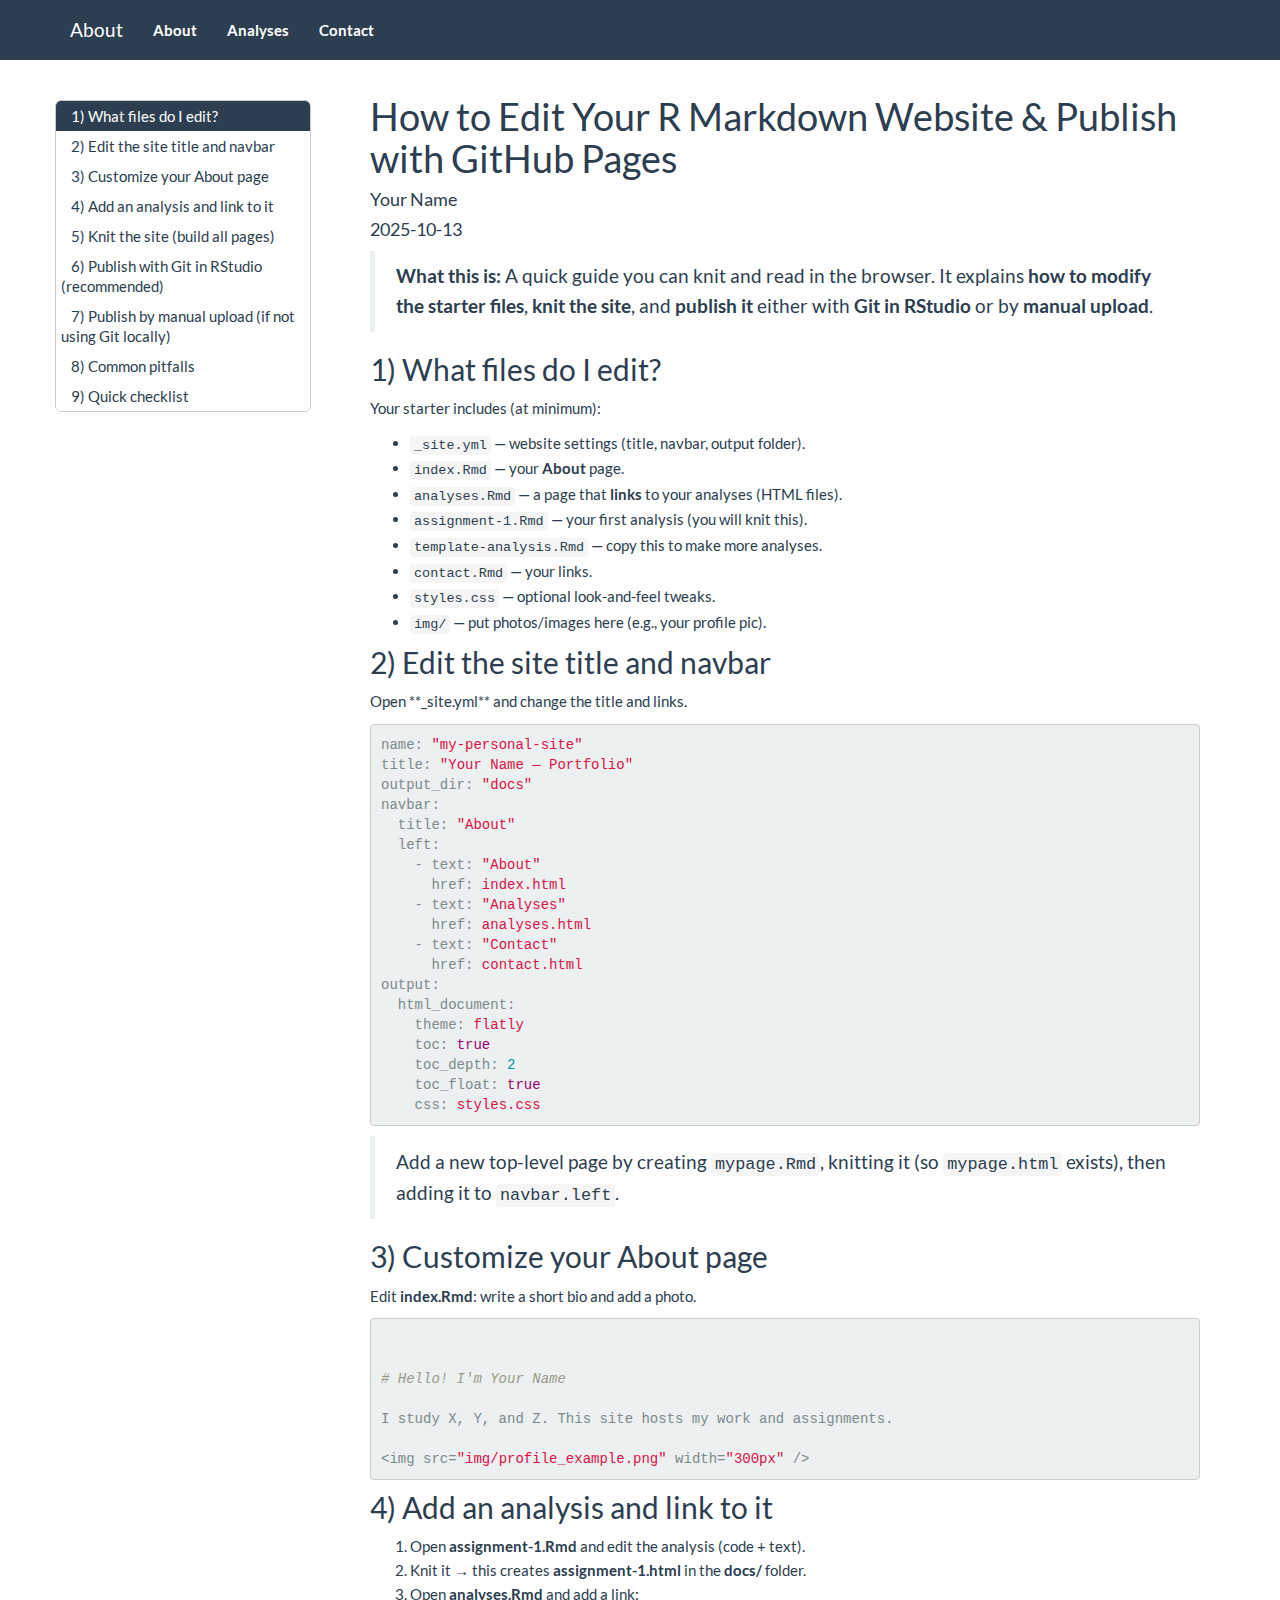
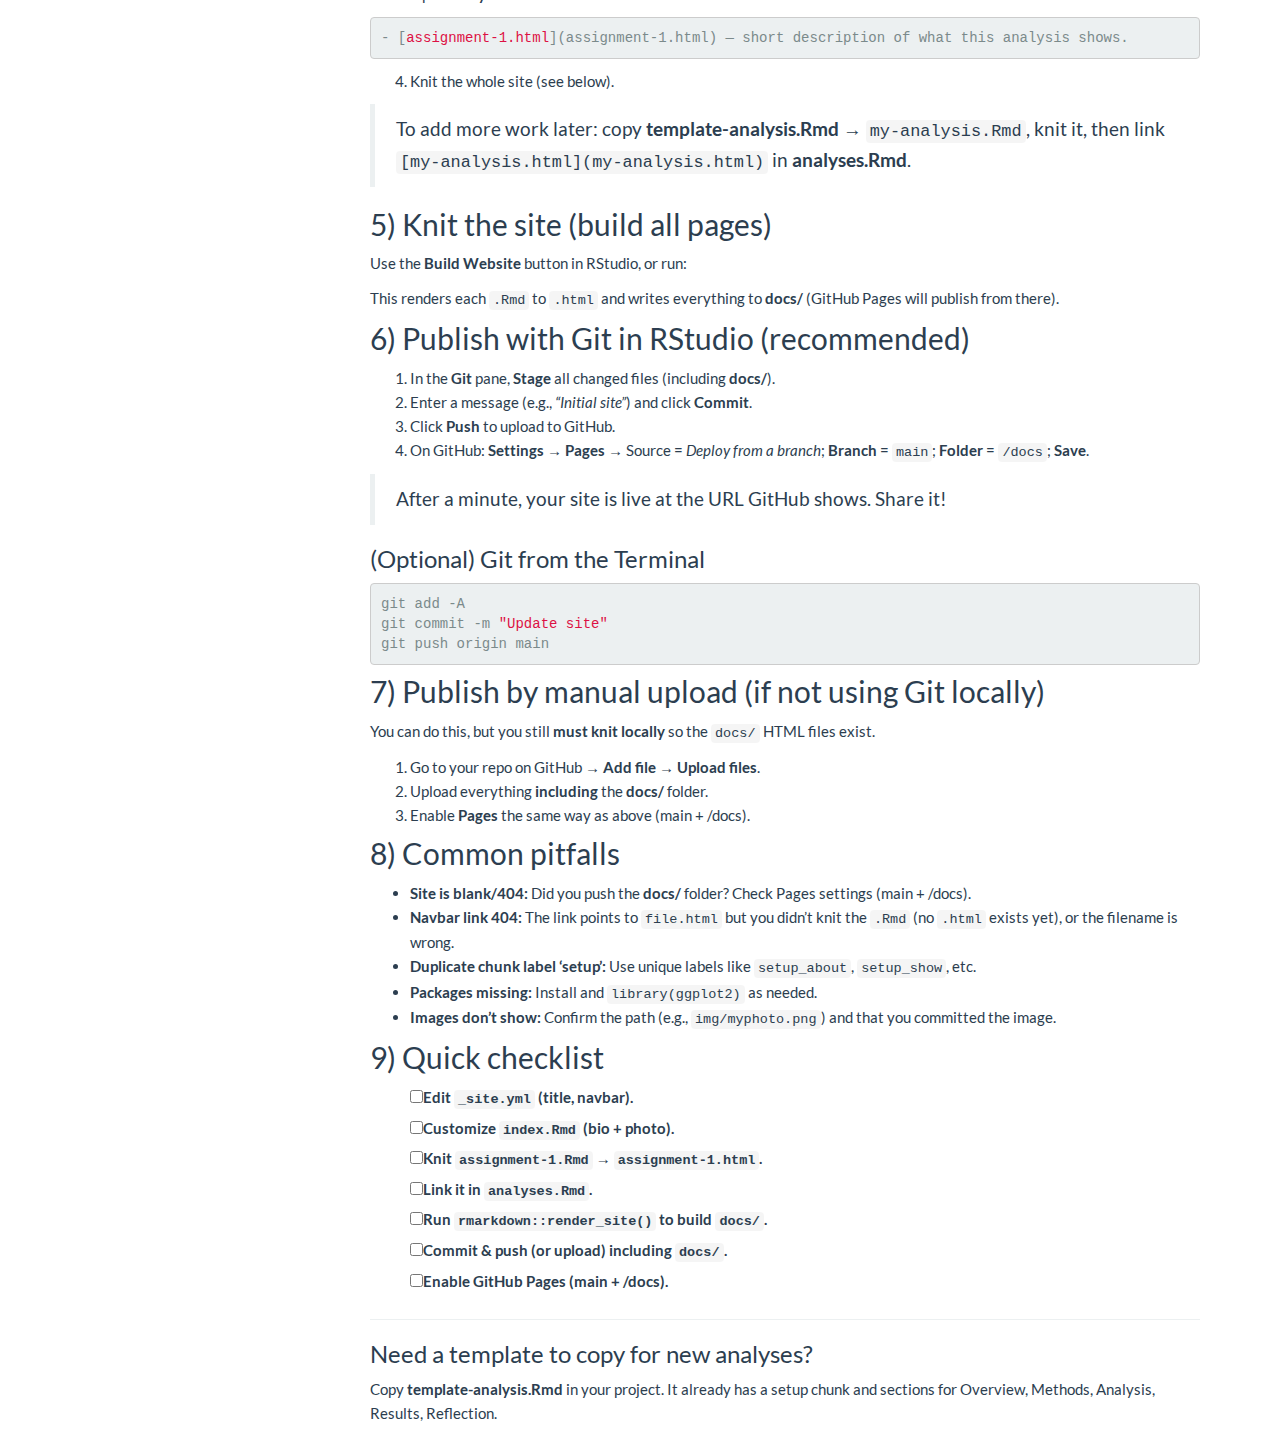
<file: docs/student_howto_publish_site.html>
<!DOCTYPE html>

<html>

<head>

<meta charset="utf-8" />
<meta name="generator" content="pandoc" />
<meta http-equiv="X-UA-Compatible" content="IE=EDGE" />


<meta name="author" content="Your Name" />

<meta name="date" content="2025-10-13" />

<title>How to Edit Your R Markdown Website &amp; Publish with GitHub Pages</title>

<script src="site_libs/header-attrs-2.29/header-attrs.js"></script>
<script src="site_libs/jquery-3.6.0/jquery-3.6.0.min.js"></script>
<meta name="viewport" content="width=device-width, initial-scale=1" />
<link href="site_libs/bootstrap-3.3.5/css/flatly.min.css" rel="stylesheet" />
<script src="site_libs/bootstrap-3.3.5/js/bootstrap.min.js"></script>
<script src="site_libs/bootstrap-3.3.5/shim/html5shiv.min.js"></script>
<script src="site_libs/bootstrap-3.3.5/shim/respond.min.js"></script>
<style>h1 {font-size: 34px;}
       h1.title {font-size: 38px;}
       h2 {font-size: 30px;}
       h3 {font-size: 24px;}
       h4 {font-size: 18px;}
       h5 {font-size: 16px;}
       h6 {font-size: 12px;}
       code {color: inherit; background-color: rgba(0, 0, 0, 0.04);}
       pre:not([class]) { background-color: white }</style>
<script src="site_libs/jqueryui-1.13.2/jquery-ui.min.js"></script>
<link href="site_libs/tocify-1.9.1/jquery.tocify.css" rel="stylesheet" />
<script src="site_libs/tocify-1.9.1/jquery.tocify.js"></script>
<script src="site_libs/navigation-1.1/tabsets.js"></script>
<link href="site_libs/highlightjs-9.12.0/default.css" rel="stylesheet" />
<script src="site_libs/highlightjs-9.12.0/highlight.js"></script>

<style type="text/css">
  code{white-space: pre-wrap;}
  span.smallcaps{font-variant: small-caps;}
  span.underline{text-decoration: underline;}
  div.column{display: inline-block; vertical-align: top; width: 50%;}
  div.hanging-indent{margin-left: 1.5em; text-indent: -1.5em;}
  ul.task-list{list-style: none;}
    </style>

<style type="text/css">code{white-space: pre;}</style>
<script type="text/javascript">
if (window.hljs) {
  hljs.configure({languages: []});
  hljs.initHighlightingOnLoad();
  if (document.readyState && document.readyState === "complete") {
    window.setTimeout(function() { hljs.initHighlighting(); }, 0);
  }
}
</script>






<link rel="stylesheet" href="styles.css" type="text/css" />



<style type = "text/css">
.main-container {
  max-width: 940px;
  margin-left: auto;
  margin-right: auto;
}
img {
  max-width:100%;
}
.tabbed-pane {
  padding-top: 12px;
}
.html-widget {
  margin-bottom: 20px;
}
button.code-folding-btn:focus {
  outline: none;
}
summary {
  display: list-item;
}
details > summary > p:only-child {
  display: inline;
}
pre code {
  padding: 0;
}
</style>


<style type="text/css">
.dropdown-submenu {
  position: relative;
}
.dropdown-submenu>.dropdown-menu {
  top: 0;
  left: 100%;
  margin-top: -6px;
  margin-left: -1px;
  border-radius: 0 6px 6px 6px;
}
.dropdown-submenu:hover>.dropdown-menu {
  display: block;
}
.dropdown-submenu>a:after {
  display: block;
  content: " ";
  float: right;
  width: 0;
  height: 0;
  border-color: transparent;
  border-style: solid;
  border-width: 5px 0 5px 5px;
  border-left-color: #cccccc;
  margin-top: 5px;
  margin-right: -10px;
}
.dropdown-submenu:hover>a:after {
  border-left-color: #adb5bd;
}
.dropdown-submenu.pull-left {
  float: none;
}
.dropdown-submenu.pull-left>.dropdown-menu {
  left: -100%;
  margin-left: 10px;
  border-radius: 6px 0 6px 6px;
}
</style>

<script type="text/javascript">
// manage active state of menu based on current page
$(document).ready(function () {
  // active menu anchor
  href = window.location.pathname
  href = href.substr(href.lastIndexOf('/') + 1)
  if (href === "")
    href = "index.html";
  var menuAnchor = $('a[href="' + href + '"]');

  // mark the anchor link active (and if it's in a dropdown, also mark that active)
  var dropdown = menuAnchor.closest('li.dropdown');
  if (window.bootstrap) { // Bootstrap 4+
    menuAnchor.addClass('active');
    dropdown.find('> .dropdown-toggle').addClass('active');
  } else { // Bootstrap 3
    menuAnchor.parent().addClass('active');
    dropdown.addClass('active');
  }

  // Navbar adjustments
  var navHeight = $(".navbar").first().height() + 15;
  var style = document.createElement('style');
  var pt = "padding-top: " + navHeight + "px; ";
  var mt = "margin-top: -" + navHeight + "px; ";
  var css = "";
  // offset scroll position for anchor links (for fixed navbar)
  for (var i = 1; i <= 6; i++) {
    css += ".section h" + i + "{ " + pt + mt + "}\n";
  }
  style.innerHTML = "body {" + pt + "padding-bottom: 40px; }\n" + css;
  document.head.appendChild(style);
});
</script>

<!-- tabsets -->

<style type="text/css">
.tabset-dropdown > .nav-tabs {
  display: inline-table;
  max-height: 500px;
  min-height: 44px;
  overflow-y: auto;
  border: 1px solid #ddd;
  border-radius: 4px;
}

.tabset-dropdown > .nav-tabs > li.active:before, .tabset-dropdown > .nav-tabs.nav-tabs-open:before {
  content: "\e259";
  font-family: 'Glyphicons Halflings';
  display: inline-block;
  padding: 10px;
  border-right: 1px solid #ddd;
}

.tabset-dropdown > .nav-tabs.nav-tabs-open > li.active:before {
  content: "\e258";
  font-family: 'Glyphicons Halflings';
  border: none;
}

.tabset-dropdown > .nav-tabs > li.active {
  display: block;
}

.tabset-dropdown > .nav-tabs > li > a,
.tabset-dropdown > .nav-tabs > li > a:focus,
.tabset-dropdown > .nav-tabs > li > a:hover {
  border: none;
  display: inline-block;
  border-radius: 4px;
  background-color: transparent;
}

.tabset-dropdown > .nav-tabs.nav-tabs-open > li {
  display: block;
  float: none;
}

.tabset-dropdown > .nav-tabs > li {
  display: none;
}
</style>

<!-- code folding -->



<style type="text/css">

#TOC {
  margin: 25px 0px 20px 0px;
}
@media (max-width: 768px) {
#TOC {
  position: relative;
  width: 100%;
}
}

@media print {
.toc-content {
  /* see https://github.com/w3c/csswg-drafts/issues/4434 */
  float: right;
}
}

.toc-content {
  padding-left: 30px;
  padding-right: 40px;
}

div.main-container {
  max-width: 1200px;
}

div.tocify {
  width: 20%;
  max-width: 260px;
  max-height: 85%;
}

@media (min-width: 768px) and (max-width: 991px) {
  div.tocify {
    width: 25%;
  }
}

@media (max-width: 767px) {
  div.tocify {
    width: 100%;
    max-width: none;
  }
}

.tocify ul, .tocify li {
  line-height: 20px;
}

.tocify-subheader .tocify-item {
  font-size: 0.90em;
}

.tocify .list-group-item {
  border-radius: 0px;
}


</style>



</head>

<body>


<div class="container-fluid main-container">


<!-- setup 3col/9col grid for toc_float and main content  -->
<div class="row">
<div class="col-xs-12 col-sm-4 col-md-3">
<div id="TOC" class="tocify">
</div>
</div>

<div class="toc-content col-xs-12 col-sm-8 col-md-9">




<div class="navbar navbar-default  navbar-fixed-top" role="navigation">
  <div class="container">
    <div class="navbar-header">
      <button type="button" class="navbar-toggle collapsed" data-toggle="collapse" data-bs-toggle="collapse" data-target="#navbar" data-bs-target="#navbar">
        <span class="icon-bar"></span>
        <span class="icon-bar"></span>
        <span class="icon-bar"></span>
      </button>
      <a class="navbar-brand" href="index.html">About</a>
    </div>
    <div id="navbar" class="navbar-collapse collapse">
      <ul class="nav navbar-nav">
        <li>
  <a href="index.html">About</a>
</li>
<li>
  <a href="analyses.html">Analyses</a>
</li>
<li>
  <a href="contact.html">Contact</a>
</li>
      </ul>
      <ul class="nav navbar-nav navbar-right">
        
      </ul>
    </div><!--/.nav-collapse -->
  </div><!--/.container -->
</div><!--/.navbar -->

<div id="header">



<h1 class="title toc-ignore">How to Edit Your R Markdown Website &amp;
Publish with GitHub Pages</h1>
<h4 class="author">Your Name</h4>
<h4 class="date">2025-10-13</h4>

</div>


<blockquote>
<p><strong>What this is:</strong> A quick guide you can knit and read in
the browser. It explains <strong>how to modify the starter
files</strong>, <strong>knit the site</strong>, and <strong>publish
it</strong> either with <strong>Git in RStudio</strong> or by
<strong>manual upload</strong>.</p>
</blockquote>
<div id="what-files-do-i-edit" class="section level2">
<h2>1) What files do I edit?</h2>
<p>Your starter includes (at minimum):</p>
<ul>
<li><code>_site.yml</code> — website settings (title, navbar, output
folder).</li>
<li><code>index.Rmd</code> — your <strong>About</strong> page.</li>
<li><code>analyses.Rmd</code> — a page that <strong>links</strong> to
your analyses (HTML files).</li>
<li><code>assignment-1.Rmd</code> — your first analysis (you will knit
this).</li>
<li><code>template-analysis.Rmd</code> — copy this to make more
analyses.</li>
<li><code>contact.Rmd</code> — your links.</li>
<li><code>styles.css</code> — optional look-and-feel tweaks.</li>
<li><code>img/</code> — put photos/images here (e.g., your profile
pic).</li>
</ul>
</div>
<div id="edit-the-site-title-and-navbar" class="section level2">
<h2>2) Edit the site title and navbar</h2>
<p>Open **_site.yml** and change the title and links.</p>
<pre class="yaml"><code>name: &quot;my-personal-site&quot;
title: &quot;Your Name — Portfolio&quot;
output_dir: &quot;docs&quot;
navbar:
  title: &quot;About&quot;
  left:
    - text: &quot;About&quot;
      href: index.html
    - text: &quot;Analyses&quot;
      href: analyses.html
    - text: &quot;Contact&quot;
      href: contact.html
output:
  html_document:
    theme: flatly
    toc: true
    toc_depth: 2
    toc_float: true
    css: styles.css</code></pre>
<blockquote>
<p>Add a new top-level page by creating <code>mypage.Rmd</code>,
knitting it (so <code>mypage.html</code> exists), then adding it to
<code>navbar.left</code>.</p>
</blockquote>
</div>
<div id="customize-your-about-page" class="section level2">
<h2>3) Customize your About page</h2>
<p>Edit <strong>index.Rmd</strong>: write a short bio and add a
photo.</p>
<pre class="r"><code>

# Hello! I&#39;m Your Name

I study X, Y, and Z. This site hosts my work and assignments.

&lt;img src=&quot;img/profile_example.png&quot; width=&quot;300px&quot; /&gt;</code></pre>
</div>
<div id="add-an-analysis-and-link-to-it" class="section level2">
<h2>4) Add an analysis and link to it</h2>
<ol style="list-style-type: decimal">
<li>Open <strong>assignment-1.Rmd</strong> and edit the analysis (code +
text).</li>
<li>Knit it → this creates <strong>assignment-1.html</strong> in the
<strong>docs/</strong> folder.</li>
<li>Open <strong>analyses.Rmd</strong> and add a link:</li>
</ol>
<pre class="markdown"><code>- [assignment-1.html](assignment-1.html) — short description of what this analysis shows.</code></pre>
<ol start="4" style="list-style-type: decimal">
<li>Knit the whole site (see below).</li>
</ol>
<blockquote>
<p>To add more work later: copy <strong>template-analysis.Rmd</strong> →
<code>my-analysis.Rmd</code>, knit it, then link
<code>[my-analysis.html](my-analysis.html)</code> in
<strong>analyses.Rmd</strong>.</p>
</blockquote>
</div>
<div id="knit-the-site-build-all-pages" class="section level2">
<h2>5) Knit the site (build all pages)</h2>
<p>Use the <strong>Build Website</strong> button in RStudio, or run:</p>
<p>This renders each <code>.Rmd</code> to <code>.html</code> and writes
everything to <strong>docs/</strong> (GitHub Pages will publish from
there).</p>
</div>
<div id="publish-with-git-in-rstudio-recommended"
class="section level2">
<h2>6) Publish with Git in RStudio (recommended)</h2>
<ol style="list-style-type: decimal">
<li>In the <strong>Git</strong> pane, <strong>Stage</strong> all changed
files (including <strong>docs/</strong>).</li>
<li>Enter a message (e.g., <em>“Initial site”</em>) and click
<strong>Commit</strong>.</li>
<li>Click <strong>Push</strong> to upload to GitHub.</li>
<li>On GitHub: <strong>Settings → Pages →</strong> Source = <em>Deploy
from a branch</em>; <strong>Branch</strong> = <code>main</code>;
<strong>Folder</strong> = <code>/docs</code>;
<strong>Save</strong>.</li>
</ol>
<blockquote>
<p>After a minute, your site is live at the URL GitHub shows. Share
it!</p>
</blockquote>
<div id="optional-git-from-the-terminal" class="section level3">
<h3>(Optional) Git from the Terminal</h3>
<pre class="bash"><code>git add -A
git commit -m &quot;Update site&quot;
git push origin main</code></pre>
</div>
</div>
<div id="publish-by-manual-upload-if-not-using-git-locally"
class="section level2">
<h2>7) Publish by manual upload (if not using Git locally)</h2>
<p>You can do this, but you still <strong>must knit locally</strong> so
the <code>docs/</code> HTML files exist.</p>
<ol style="list-style-type: decimal">
<li>Go to your repo on GitHub → <strong>Add file → Upload
files</strong>.</li>
<li>Upload everything <strong>including</strong> the
<strong>docs/</strong> folder.</li>
<li>Enable <strong>Pages</strong> the same way as above (main +
/docs).</li>
</ol>
</div>
<div id="common-pitfalls" class="section level2">
<h2>8) Common pitfalls</h2>
<ul>
<li><strong>Site is blank/404:</strong> Did you push the
<strong>docs/</strong> folder? Check Pages settings (main + /docs).</li>
<li><strong>Navbar link 404:</strong> The link points to
<code>file.html</code> but you didn’t knit the <code>.Rmd</code> (no
<code>.html</code> exists yet), or the filename is wrong.</li>
<li><strong>Duplicate chunk label ‘setup’:</strong> Use unique labels
like <code>setup_about</code>, <code>setup_show</code>, etc.</li>
<li><strong>Packages missing:</strong> Install and
<code>library(ggplot2)</code> as needed.</li>
<li><strong>Images don’t show:</strong> Confirm the path (e.g.,
<code>img/myphoto.png</code>) and that you committed the image.</li>
</ul>
</div>
<div id="quick-checklist" class="section level2">
<h2>9) Quick checklist</h2>
<ul class="task-list">
<li><label><input type="checkbox" />Edit <code>_site.yml</code> (title,
navbar).<br />
</label></li>
<li><label><input type="checkbox" />Customize <code>index.Rmd</code>
(bio + photo).<br />
</label></li>
<li><label><input type="checkbox" />Knit <code>assignment-1.Rmd</code> →
<code>assignment-1.html</code>.<br />
</label></li>
<li><label><input type="checkbox" />Link it in
<code>analyses.Rmd</code>.<br />
</label></li>
<li><label><input type="checkbox" />Run
<code>rmarkdown::render_site()</code> to build <code>docs/</code>.<br />
</label></li>
<li><label><input type="checkbox" />Commit &amp; push (or upload)
<strong>including <code>docs/</code></strong>.<br />
</label></li>
<li><label><input type="checkbox" />Enable GitHub Pages (main +
/docs).</label></li>
</ul>
<hr />
<div id="need-a-template-to-copy-for-new-analyses"
class="section level3">
<h3>Need a template to copy for new analyses?</h3>
<p>Copy <strong>template-analysis.Rmd</strong> in your project. It
already has a setup chunk and sections for Overview, Methods, Analysis,
Results, Reflection.</p>
</div>
</div>



</div>
</div>

</div>

<script>

// add bootstrap table styles to pandoc tables
function bootstrapStylePandocTables() {
  $('tr.odd').parent('tbody').parent('table').addClass('table table-condensed');
}
$(document).ready(function () {
  bootstrapStylePandocTables();
});


</script>

<!-- tabsets -->

<script>
$(document).ready(function () {
  window.buildTabsets("TOC");
});

$(document).ready(function () {
  $('.tabset-dropdown > .nav-tabs > li').click(function () {
    $(this).parent().toggleClass('nav-tabs-open');
  });
});
</script>

<!-- code folding -->

<script>
$(document).ready(function ()  {

    // temporarily add toc-ignore selector to headers for the consistency with Pandoc
    $('.unlisted.unnumbered').addClass('toc-ignore')

    // move toc-ignore selectors from section div to header
    $('div.section.toc-ignore')
        .removeClass('toc-ignore')
        .children('h1,h2,h3,h4,h5').addClass('toc-ignore');

    // establish options
    var options = {
      selectors: "h1,h2,h3",
      theme: "bootstrap3",
      context: '.toc-content',
      hashGenerator: function (text) {
        return text.replace(/[.\\/?&!#<>]/g, '').replace(/\s/g, '_');
      },
      ignoreSelector: ".toc-ignore",
      scrollTo: 0
    };
    options.showAndHide = true;
    options.smoothScroll = true;

    // tocify
    var toc = $("#TOC").tocify(options).data("toc-tocify");
});
</script>

<!-- dynamically load mathjax for compatibility with self-contained -->
<script>
  (function () {
    var script = document.createElement("script");
    script.type = "text/javascript";
    script.src  = "https://mathjax.rstudio.com/latest/MathJax.js?config=TeX-AMS-MML_HTMLorMML";
    document.getElementsByTagName("head")[0].appendChild(script);
  })();
</script>

</body>
</html>
</file>
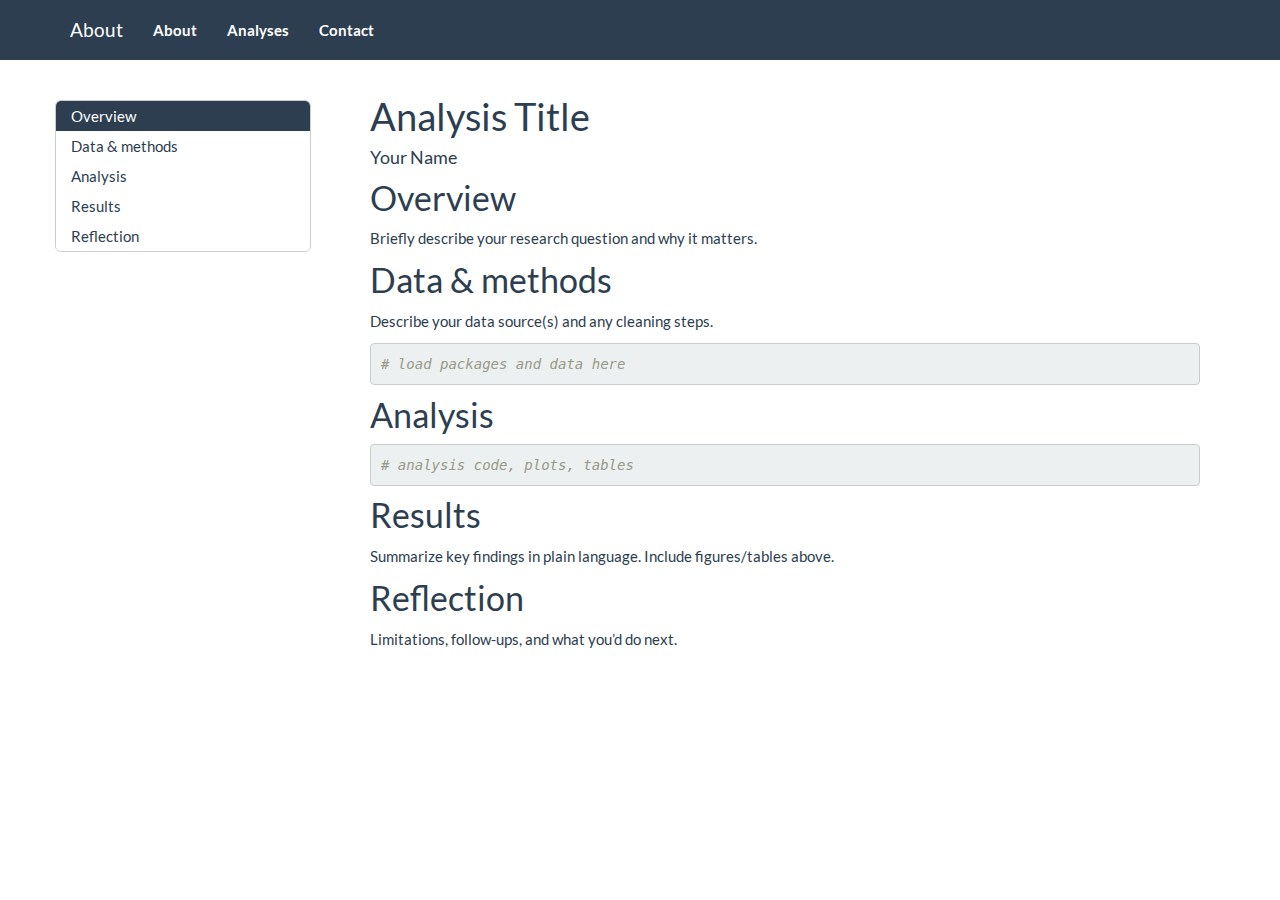
<file: docs/template-analysis.html>
<!DOCTYPE html>

<html>

<head>

<meta charset="utf-8" />
<meta name="generator" content="pandoc" />
<meta http-equiv="X-UA-Compatible" content="IE=EDGE" />


<meta name="author" content="Your Name" />


<title>Analysis Title</title>

<script src="site_libs/header-attrs-2.30/header-attrs.js"></script>
<script src="site_libs/jquery-3.6.0/jquery-3.6.0.min.js"></script>
<meta name="viewport" content="width=device-width, initial-scale=1" />
<link href="site_libs/bootstrap-3.3.5/css/flatly.min.css" rel="stylesheet" />
<script src="site_libs/bootstrap-3.3.5/js/bootstrap.min.js"></script>
<script src="site_libs/bootstrap-3.3.5/shim/html5shiv.min.js"></script>
<script src="site_libs/bootstrap-3.3.5/shim/respond.min.js"></script>
<style>h1 {font-size: 34px;}
       h1.title {font-size: 38px;}
       h2 {font-size: 30px;}
       h3 {font-size: 24px;}
       h4 {font-size: 18px;}
       h5 {font-size: 16px;}
       h6 {font-size: 12px;}
       code {color: inherit; background-color: rgba(0, 0, 0, 0.04);}
       pre:not([class]) { background-color: white }</style>
<script src="site_libs/jqueryui-1.13.2/jquery-ui.min.js"></script>
<link href="site_libs/tocify-1.9.1/jquery.tocify.css" rel="stylesheet" />
<script src="site_libs/tocify-1.9.1/jquery.tocify.js"></script>
<script src="site_libs/navigation-1.1/tabsets.js"></script>
<link href="site_libs/highlightjs-9.12.0/default.css" rel="stylesheet" />
<script src="site_libs/highlightjs-9.12.0/highlight.js"></script>

<style type="text/css">
  code{white-space: pre-wrap;}
  span.smallcaps{font-variant: small-caps;}
  span.underline{text-decoration: underline;}
  div.column{display: inline-block; vertical-align: top; width: 50%;}
  div.hanging-indent{margin-left: 1.5em; text-indent: -1.5em;}
  ul.task-list{list-style: none;}
    </style>

<style type="text/css">code{white-space: pre;}</style>
<script type="text/javascript">
if (window.hljs) {
  hljs.configure({languages: []});
  hljs.initHighlightingOnLoad();
  if (document.readyState && document.readyState === "complete") {
    window.setTimeout(function() { hljs.initHighlighting(); }, 0);
  }
}
</script>






<link rel="stylesheet" href="styles.css" type="text/css" />



<style type = "text/css">
.main-container {
  max-width: 940px;
  margin-left: auto;
  margin-right: auto;
}
img {
  max-width:100%;
}
.tabbed-pane {
  padding-top: 12px;
}
.html-widget {
  margin-bottom: 20px;
}
button.code-folding-btn:focus {
  outline: none;
}
summary {
  display: list-item;
}
details > summary > p:only-child {
  display: inline;
}
pre code {
  padding: 0;
}
</style>


<style type="text/css">
.dropdown-submenu {
  position: relative;
}
.dropdown-submenu>.dropdown-menu {
  top: 0;
  left: 100%;
  margin-top: -6px;
  margin-left: -1px;
  border-radius: 0 6px 6px 6px;
}
.dropdown-submenu:hover>.dropdown-menu {
  display: block;
}
.dropdown-submenu>a:after {
  display: block;
  content: " ";
  float: right;
  width: 0;
  height: 0;
  border-color: transparent;
  border-style: solid;
  border-width: 5px 0 5px 5px;
  border-left-color: #cccccc;
  margin-top: 5px;
  margin-right: -10px;
}
.dropdown-submenu:hover>a:after {
  border-left-color: #adb5bd;
}
.dropdown-submenu.pull-left {
  float: none;
}
.dropdown-submenu.pull-left>.dropdown-menu {
  left: -100%;
  margin-left: 10px;
  border-radius: 6px 0 6px 6px;
}
</style>

<script type="text/javascript">
// manage active state of menu based on current page
$(document).ready(function () {
  // active menu anchor
  href = window.location.pathname
  href = href.substr(href.lastIndexOf('/') + 1)
  if (href === "")
    href = "index.html";
  var menuAnchor = $('a[href="' + href + '"]');

  // mark the anchor link active (and if it's in a dropdown, also mark that active)
  var dropdown = menuAnchor.closest('li.dropdown');
  if (window.bootstrap) { // Bootstrap 4+
    menuAnchor.addClass('active');
    dropdown.find('> .dropdown-toggle').addClass('active');
  } else { // Bootstrap 3
    menuAnchor.parent().addClass('active');
    dropdown.addClass('active');
  }

  // Navbar adjustments
  var navHeight = $(".navbar").first().height() + 15;
  var style = document.createElement('style');
  var pt = "padding-top: " + navHeight + "px; ";
  var mt = "margin-top: -" + navHeight + "px; ";
  var css = "";
  // offset scroll position for anchor links (for fixed navbar)
  for (var i = 1; i <= 6; i++) {
    css += ".section h" + i + "{ " + pt + mt + "}\n";
  }
  style.innerHTML = "body {" + pt + "padding-bottom: 40px; }\n" + css;
  document.head.appendChild(style);
});
</script>

<!-- tabsets -->

<style type="text/css">
.tabset-dropdown > .nav-tabs {
  display: inline-table;
  max-height: 500px;
  min-height: 44px;
  overflow-y: auto;
  border: 1px solid #ddd;
  border-radius: 4px;
}

.tabset-dropdown > .nav-tabs > li.active:before, .tabset-dropdown > .nav-tabs.nav-tabs-open:before {
  content: "\e259";
  font-family: 'Glyphicons Halflings';
  display: inline-block;
  padding: 10px;
  border-right: 1px solid #ddd;
}

.tabset-dropdown > .nav-tabs.nav-tabs-open > li.active:before {
  content: "\e258";
  font-family: 'Glyphicons Halflings';
  border: none;
}

.tabset-dropdown > .nav-tabs > li.active {
  display: block;
}

.tabset-dropdown > .nav-tabs > li > a,
.tabset-dropdown > .nav-tabs > li > a:focus,
.tabset-dropdown > .nav-tabs > li > a:hover {
  border: none;
  display: inline-block;
  border-radius: 4px;
  background-color: transparent;
}

.tabset-dropdown > .nav-tabs.nav-tabs-open > li {
  display: block;
  float: none;
}

.tabset-dropdown > .nav-tabs > li {
  display: none;
}
</style>

<!-- code folding -->



<style type="text/css">

#TOC {
  margin: 25px 0px 20px 0px;
}
@media (max-width: 768px) {
#TOC {
  position: relative;
  width: 100%;
}
}

@media print {
.toc-content {
  /* see https://github.com/w3c/csswg-drafts/issues/4434 */
  float: right;
}
}

.toc-content {
  padding-left: 30px;
  padding-right: 40px;
}

div.main-container {
  max-width: 1200px;
}

div.tocify {
  width: 20%;
  max-width: 260px;
  max-height: 85%;
}

@media (min-width: 768px) and (max-width: 991px) {
  div.tocify {
    width: 25%;
  }
}

@media (max-width: 767px) {
  div.tocify {
    width: 100%;
    max-width: none;
  }
}

.tocify ul, .tocify li {
  line-height: 20px;
}

.tocify-subheader .tocify-item {
  font-size: 0.90em;
}

.tocify .list-group-item {
  border-radius: 0px;
}


</style>



</head>

<body>


<div class="container-fluid main-container">


<!-- setup 3col/9col grid for toc_float and main content  -->
<div class="row">
<div class="col-xs-12 col-sm-4 col-md-3">
<div id="TOC" class="tocify">
</div>
</div>

<div class="toc-content col-xs-12 col-sm-8 col-md-9">




<div class="navbar navbar-default  navbar-fixed-top" role="navigation">
  <div class="container">
    <div class="navbar-header">
      <button type="button" class="navbar-toggle collapsed" data-toggle="collapse" data-bs-toggle="collapse" data-target="#navbar" data-bs-target="#navbar">
        <span class="icon-bar"></span>
        <span class="icon-bar"></span>
        <span class="icon-bar"></span>
      </button>
      <a class="navbar-brand" href="index.html">About</a>
    </div>
    <div id="navbar" class="navbar-collapse collapse">
      <ul class="nav navbar-nav">
        <li>
  <a href="index.html">About</a>
</li>
<li>
  <a href="analyses.html">Analyses</a>
</li>
<li>
  <a href="contact.html">Contact</a>
</li>
      </ul>
      <ul class="nav navbar-nav navbar-right">
        
      </ul>
    </div><!--/.nav-collapse -->
  </div><!--/.container -->
</div><!--/.navbar -->

<div id="header">



<h1 class="title toc-ignore">Analysis Title</h1>
<h4 class="author">Your Name</h4>

</div>


<div id="overview" class="section level1">
<h1>Overview</h1>
<p>Briefly describe your research question and why it matters.</p>
</div>
<div id="data-methods" class="section level1">
<h1>Data &amp; methods</h1>
<p>Describe your data source(s) and any cleaning steps.</p>
<pre class="r"><code># load packages and data here</code></pre>
</div>
<div id="analysis" class="section level1">
<h1>Analysis</h1>
<pre class="r"><code># analysis code, plots, tables</code></pre>
</div>
<div id="results" class="section level1">
<h1>Results</h1>
<p>Summarize key findings in plain language. Include figures/tables
above.</p>
</div>
<div id="reflection" class="section level1">
<h1>Reflection</h1>
<p>Limitations, follow-ups, and what you’d do next.</p>
</div>



</div>
</div>

</div>

<script>

// add bootstrap table styles to pandoc tables
function bootstrapStylePandocTables() {
  $('tr.odd').parent('tbody').parent('table').addClass('table table-condensed');
}
$(document).ready(function () {
  bootstrapStylePandocTables();
});


</script>

<!-- tabsets -->

<script>
$(document).ready(function () {
  window.buildTabsets("TOC");
});

$(document).ready(function () {
  $('.tabset-dropdown > .nav-tabs > li').click(function () {
    $(this).parent().toggleClass('nav-tabs-open');
  });
});
</script>

<!-- code folding -->

<script>
$(document).ready(function ()  {

    // temporarily add toc-ignore selector to headers for the consistency with Pandoc
    $('.unlisted.unnumbered').addClass('toc-ignore')

    // move toc-ignore selectors from section div to header
    $('div.section.toc-ignore')
        .removeClass('toc-ignore')
        .children('h1,h2,h3,h4,h5').addClass('toc-ignore');

    // establish options
    var options = {
      selectors: "h1,h2",
      theme: "bootstrap3",
      context: '.toc-content',
      hashGenerator: function (text) {
        return text.replace(/[.\\/?&!#<>]/g, '').replace(/\s/g, '_');
      },
      ignoreSelector: ".toc-ignore",
      scrollTo: 0
    };
    options.showAndHide = true;
    options.smoothScroll = true;

    // tocify
    var toc = $("#TOC").tocify(options).data("toc-tocify");
});
</script>

<!-- dynamically load mathjax for compatibility with self-contained -->
<script>
  (function () {
    var script = document.createElement("script");
    script.type = "text/javascript";
    script.src  = "https://mathjax.rstudio.com/latest/MathJax.js?config=TeX-AMS-MML_HTMLorMML";
    document.getElementsByTagName("head")[0].appendChild(script);
  })();
</script>

</body>
</html>
</file>
<file: docs/site_libs/highlightjs-9.12.0/default.css>
.hljs-literal {
  color: #990073;
}

.hljs-number {
  color: #099;
}

.hljs-comment {
  color: #998;
  font-style: italic;
}

.hljs-keyword {
  color: #900;
  font-weight: bold;
}

.hljs-string {
  color: #d14;
}
</file>
<file: docs/styles.css>
/* Simple site styles (no gallery) */
body { line-height: 1.6; }
.navbar-nav > li > a { font-weight: 600; }
</file>
<file: docs/site_libs/bootstrap-3.3.5/css/flatly.min.css>
@font-face {
  font-family: 'Lato';
  font-style: normal;
  font-weight: 400;
  src: url(fonts/Lato.ttf) format('truetype');
}
@font-face {
  font-family: 'Lato';
  font-style: normal;
  font-weight: 700;
  src: url(fonts/LatoBold.ttf) format('truetype');
}
@font-face {
  font-family: 'Lato';
  font-style: italic;
  font-weight: 400;
  src: url(fonts/LatoItalic.ttf) format('truetype');
}

/*!
 * bootswatch v3.3.6
 * Homepage: http://bootswatch.com
 * Copyright 2012-2015 Thomas Park
 * Licensed under MIT
 * Based on Bootstrap
*//*!
 * Bootstrap v3.3.6 (http://getbootstrap.com)
 * Copyright 2011-2015 Twitter, Inc.
 * Licensed under MIT (https://github.com/twbs/bootstrap/blob/master/LICENSE)
 *//*! normalize.css v3.0.3 | MIT License | github.com/necolas/normalize.css */html{font-family:sans-serif;-ms-text-size-adjust:100%;-webkit-text-size-adjust:100%}body{margin:0}article,aside,details,figcaption,figure,footer,header,hgroup,main,menu,nav,section,summary{display:block}audio,canvas,progress,video{display:inline-block;vertical-align:baseline}audio:not([controls]){display:none;height:0}[hidden],template{display:none}a{background-color:transparent}a:active,a:hover{outline:0}abbr[title]{border-bottom:1px dotted}b,strong{font-weight:bold}dfn{font-style:italic}h1{font-size:2em;margin:0.67em 0}mark{background:#ff0;color:#000}small{font-size:80%}sub,sup{font-size:75%;line-height:0;position:relative;vertical-align:baseline}sup{top:-0.5em}sub{bottom:-0.25em}img{border:0}svg:not(:root){overflow:hidden}figure{margin:1em 40px}hr{-webkit-box-sizing:content-box;-moz-box-sizing:content-box;box-sizing:content-box;height:0}pre{overflow:auto}code,kbd,pre,samp{font-family:monospace, monospace;font-size:1em}button,input,optgroup,select,textarea{color:inherit;font:inherit;margin:0}button{overflow:visible}button,select{text-transform:none}button,html input[type="button"],input[type="reset"],input[type="submit"]{-webkit-appearance:button;cursor:pointer}button[disabled],html input[disabled]{cursor:default}button::-moz-focus-inner,input::-moz-focus-inner{border:0;padding:0}input{line-height:normal}input[type="checkbox"],input[type="radio"]{-webkit-box-sizing:border-box;-moz-box-sizing:border-box;box-sizing:border-box;padding:0}input[type="number"]::-webkit-inner-spin-button,input[type="number"]::-webkit-outer-spin-button{height:auto}input[type="search"]{-webkit-appearance:textfield;-webkit-box-sizing:content-box;-moz-box-sizing:content-box;box-sizing:content-box}input[type="search"]::-webkit-search-cancel-button,input[type="search"]::-webkit-search-decoration{-webkit-appearance:none}fieldset{border:1px solid #c0c0c0;margin:0 2px;padding:0.35em 0.625em 0.75em}legend{border:0;padding:0}textarea{overflow:auto}optgroup{font-weight:bold}table{border-collapse:collapse;border-spacing:0}td,th{padding:0}/*! Source: https://github.com/h5bp/html5-boilerplate/blob/master/src/css/main.css */@media print{*,*:before,*:after{background:transparent !important;color:#000 !important;-webkit-box-shadow:none !important;box-shadow:none !important;text-shadow:none !important}a,a:visited{text-decoration:underline}a[href]:after{content:" (" attr(href) ")"}abbr[title]:after{content:" (" attr(title) ")"}a[href^="#"]:after,a[href^="javascript:"]:after{content:""}pre,blockquote{border:1px solid #999;page-break-inside:avoid}thead{display:table-header-group}tr,img{page-break-inside:avoid}img{max-width:100% !important}p,h2,h3{orphans:3;widows:3}h2,h3{page-break-after:avoid}.navbar{display:none}.btn>.caret,.dropup>.btn>.caret{border-top-color:#000 !important}.label{border:1px solid #000}.table{border-collapse:collapse !important}.table td,.table th{background-color:#fff !important}.table-bordered th,.table-bordered td{border:1px solid #ddd !important}}@font-face{font-family:'Glyphicons Halflings';src:url('../fonts/glyphicons-halflings-regular.eot');src:url('../fonts/glyphicons-halflings-regular.eot?#iefix') format('embedded-opentype'),url('../fonts/glyphicons-halflings-regular.woff') format('woff'),url('../fonts/glyphicons-halflings-regular.ttf') format('truetype'),url('../fonts/glyphicons-halflings-regular.svg#glyphicons_halflingsregular') format('svg')}.glyphicon{position:relative;top:1px;display:inline-block;font-family:'Glyphicons Halflings';font-style:normal;font-weight:normal;line-height:1;-webkit-font-smoothing:antialiased;-moz-osx-font-smoothing:grayscale}.glyphicon-asterisk:before{content:"\002a"}.glyphicon-plus:before{content:"\002b"}.glyphicon-euro:before,.glyphicon-eur:before{content:"\20ac"}.glyphicon-minus:before{content:"\2212"}.glyphicon-cloud:before{content:"\2601"}.glyphicon-envelope:before{content:"\2709"}.glyphicon-pencil:before{content:"\270f"}.glyphicon-glass:before{content:"\e001"}.glyphicon-music:before{content:"\e002"}.glyphicon-search:before{content:"\e003"}.glyphicon-heart:before{content:"\e005"}.glyphicon-star:before{content:"\e006"}.glyphicon-star-empty:before{content:"\e007"}.glyphicon-user:before{content:"\e008"}.glyphicon-film:before{content:"\e009"}.glyphicon-th-large:before{content:"\e010"}.glyphicon-th:before{content:"\e011"}.glyphicon-th-list:before{content:"\e012"}.glyphicon-ok:before{content:"\e013"}.glyphicon-remove:before{content:"\e014"}.glyphicon-zoom-in:before{content:"\e015"}.glyphicon-zoom-out:before{content:"\e016"}.glyphicon-off:before{content:"\e017"}.glyphicon-signal:before{content:"\e018"}.glyphicon-cog:before{content:"\e019"}.glyphicon-trash:before{content:"\e020"}.glyphicon-home:before{content:"\e021"}.glyphicon-file:before{content:"\e022"}.glyphicon-time:before{content:"\e023"}.glyphicon-road:before{content:"\e024"}.glyphicon-download-alt:before{content:"\e025"}.glyphicon-download:before{content:"\e026"}.glyphicon-upload:before{content:"\e027"}.glyphicon-inbox:before{content:"\e028"}.glyphicon-play-circle:before{content:"\e029"}.glyphicon-repeat:before{content:"\e030"}.glyphicon-refresh:before{content:"\e031"}.glyphicon-list-alt:before{content:"\e032"}.glyphicon-lock:before{content:"\e033"}.glyphicon-flag:before{content:"\e034"}.glyphicon-headphones:before{content:"\e035"}.glyphicon-volume-off:before{content:"\e036"}.glyphicon-volume-down:before{content:"\e037"}.glyphicon-volume-up:before{content:"\e038"}.glyphicon-qrcode:before{content:"\e039"}.glyphicon-barcode:before{content:"\e040"}.glyphicon-tag:before{content:"\e041"}.glyphicon-tags:before{content:"\e042"}.glyphicon-book:before{content:"\e043"}.glyphicon-bookmark:before{content:"\e044"}.glyphicon-print:before{content:"\e045"}.glyphicon-camera:before{content:"\e046"}.glyphicon-font:before{content:"\e047"}.glyphicon-bold:before{content:"\e048"}.glyphicon-italic:before{content:"\e049"}.glyphicon-text-height:before{content:"\e050"}.glyphicon-text-width:before{content:"\e051"}.glyphicon-align-left:before{content:"\e052"}.glyphicon-align-center:before{content:"\e053"}.glyphicon-align-right:before{content:"\e054"}.glyphicon-align-justify:before{content:"\e055"}.glyphicon-list:before{content:"\e056"}.glyphicon-indent-left:before{content:"\e057"}.glyphicon-indent-right:before{content:"\e058"}.glyphicon-facetime-video:before{content:"\e059"}.glyphicon-picture:before{content:"\e060"}.glyphicon-map-marker:before{content:"\e062"}.glyphicon-adjust:before{content:"\e063"}.glyphicon-tint:before{content:"\e064"}.glyphicon-edit:before{content:"\e065"}.glyphicon-share:before{content:"\e066"}.glyphicon-check:before{content:"\e067"}.glyphicon-move:before{content:"\e068"}.glyphicon-step-backward:before{content:"\e069"}.glyphicon-fast-backward:before{content:"\e070"}.glyphicon-backward:before{content:"\e071"}.glyphicon-play:before{content:"\e072"}.glyphicon-pause:before{content:"\e073"}.glyphicon-stop:before{content:"\e074"}.glyphicon-forward:before{content:"\e075"}.glyphicon-fast-forward:before{content:"\e076"}.glyphicon-step-forward:before{content:"\e077"}.glyphicon-eject:before{content:"\e078"}.glyphicon-chevron-left:before{content:"\e079"}.glyphicon-chevron-right:before{content:"\e080"}.glyphicon-plus-sign:before{content:"\e081"}.glyphicon-minus-sign:before{content:"\e082"}.glyphicon-remove-sign:before{content:"\e083"}.glyphicon-ok-sign:before{content:"\e084"}.glyphicon-question-sign:before{content:"\e085"}.glyphicon-info-sign:before{content:"\e086"}.glyphicon-screenshot:before{content:"\e087"}.glyphicon-remove-circle:before{content:"\e088"}.glyphicon-ok-circle:before{content:"\e089"}.glyphicon-ban-circle:before{content:"\e090"}.glyphicon-arrow-left:before{content:"\e091"}.glyphicon-arrow-right:before{content:"\e092"}.glyphicon-arrow-up:before{content:"\e093"}.glyphicon-arrow-down:before{content:"\e094"}.glyphicon-share-alt:before{content:"\e095"}.glyphicon-resize-full:before{content:"\e096"}.glyphicon-resize-small:before{content:"\e097"}.glyphicon-exclamation-sign:before{content:"\e101"}.glyphicon-gift:before{content:"\e102"}.glyphicon-leaf:before{content:"\e103"}.glyphicon-fire:before{content:"\e104"}.glyphicon-eye-open:before{content:"\e105"}.glyphicon-eye-close:before{content:"\e106"}.glyphicon-warning-sign:before{content:"\e107"}.glyphicon-plane:before{content:"\e108"}.glyphicon-calendar:before{content:"\e109"}.glyphicon-random:before{content:"\e110"}.glyphicon-comment:before{content:"\e111"}.glyphicon-magnet:before{content:"\e112"}.glyphicon-chevron-up:before{content:"\e113"}.glyphicon-chevron-down:before{content:"\e114"}.glyphicon-retweet:before{content:"\e115"}.glyphicon-shopping-cart:before{content:"\e116"}.glyphicon-folder-close:before{content:"\e117"}.glyphicon-folder-open:before{content:"\e118"}.glyphicon-resize-vertical:before{content:"\e119"}.glyphicon-resize-horizontal:before{content:"\e120"}.glyphicon-hdd:before{content:"\e121"}.glyphicon-bullhorn:before{content:"\e122"}.glyphicon-bell:before{content:"\e123"}.glyphicon-certificate:before{content:"\e124"}.glyphicon-thumbs-up:before{content:"\e125"}.glyphicon-thumbs-down:before{content:"\e126"}.glyphicon-hand-right:before{content:"\e127"}.glyphicon-hand-left:before{content:"\e128"}.glyphicon-hand-up:before{content:"\e129"}.glyphicon-hand-down:before{content:"\e130"}.glyphicon-circle-arrow-right:before{content:"\e131"}.glyphicon-circle-arrow-left:before{content:"\e132"}.glyphicon-circle-arrow-up:before{content:"\e133"}.glyphicon-circle-arrow-down:before{content:"\e134"}.glyphicon-globe:before{content:"\e135"}.glyphicon-wrench:before{content:"\e136"}.glyphicon-tasks:before{content:"\e137"}.glyphicon-filter:before{content:"\e138"}.glyphicon-briefcase:before{content:"\e139"}.glyphicon-fullscreen:before{content:"\e140"}.glyphicon-dashboard:before{content:"\e141"}.glyphicon-paperclip:before{content:"\e142"}.glyphicon-heart-empty:before{content:"\e143"}.glyphicon-link:before{content:"\e144"}.glyphicon-phone:before{content:"\e145"}.glyphicon-pushpin:before{content:"\e146"}.glyphicon-usd:before{content:"\e148"}.glyphicon-gbp:before{content:"\e149"}.glyphicon-sort:before{content:"\e150"}.glyphicon-sort-by-alphabet:before{content:"\e151"}.glyphicon-sort-by-alphabet-alt:before{content:"\e152"}.glyphicon-sort-by-order:before{content:"\e153"}.glyphicon-sort-by-order-alt:before{content:"\e154"}.glyphicon-sort-by-attributes:before{content:"\e155"}.glyphicon-sort-by-attributes-alt:before{content:"\e156"}.glyphicon-unchecked:before{content:"\e157"}.glyphicon-expand:before{content:"\e158"}.glyphicon-collapse-down:before{content:"\e159"}.glyphicon-collapse-up:before{content:"\e160"}.glyphicon-log-in:before{content:"\e161"}.glyphicon-flash:before{content:"\e162"}.glyphicon-log-out:before{content:"\e163"}.glyphicon-new-window:before{content:"\e164"}.glyphicon-record:before{content:"\e165"}.glyphicon-save:before{content:"\e166"}.glyphicon-open:before{content:"\e167"}.glyphicon-saved:before{content:"\e168"}.glyphicon-import:before{content:"\e169"}.glyphicon-export:before{content:"\e170"}.glyphicon-send:before{content:"\e171"}.glyphicon-floppy-disk:before{content:"\e172"}.glyphicon-floppy-saved:before{content:"\e173"}.glyphicon-floppy-remove:before{content:"\e174"}.glyphicon-floppy-save:before{content:"\e175"}.glyphicon-floppy-open:before{content:"\e176"}.glyphicon-credit-card:before{content:"\e177"}.glyphicon-transfer:before{content:"\e178"}.glyphicon-cutlery:before{content:"\e179"}.glyphicon-header:before{content:"\e180"}.glyphicon-compressed:before{content:"\e181"}.glyphicon-earphone:before{content:"\e182"}.glyphicon-phone-alt:before{content:"\e183"}.glyphicon-tower:before{content:"\e184"}.glyphicon-stats:before{content:"\e185"}.glyphicon-sd-video:before{content:"\e186"}.glyphicon-hd-video:before{content:"\e187"}.glyphicon-subtitles:before{content:"\e188"}.glyphicon-sound-stereo:before{content:"\e189"}.glyphicon-sound-dolby:before{content:"\e190"}.glyphicon-sound-5-1:before{content:"\e191"}.glyphicon-sound-6-1:before{content:"\e192"}.glyphicon-sound-7-1:before{content:"\e193"}.glyphicon-copyright-mark:before{content:"\e194"}.glyphicon-registration-mark:before{content:"\e195"}.glyphicon-cloud-download:before{content:"\e197"}.glyphicon-cloud-upload:before{content:"\e198"}.glyphicon-tree-conifer:before{content:"\e199"}.glyphicon-tree-deciduous:before{content:"\e200"}.glyphicon-cd:before{content:"\e201"}.glyphicon-save-file:before{content:"\e202"}.glyphicon-open-file:before{content:"\e203"}.glyphicon-level-up:before{content:"\e204"}.glyphicon-copy:before{content:"\e205"}.glyphicon-paste:before{content:"\e206"}.glyphicon-alert:before{content:"\e209"}.glyphicon-equalizer:before{content:"\e210"}.glyphicon-king:before{content:"\e211"}.glyphicon-queen:before{content:"\e212"}.glyphicon-pawn:before{content:"\e213"}.glyphicon-bishop:before{content:"\e214"}.glyphicon-knight:before{content:"\e215"}.glyphicon-baby-formula:before{content:"\e216"}.glyphicon-tent:before{content:"\26fa"}.glyphicon-blackboard:before{content:"\e218"}.glyphicon-bed:before{content:"\e219"}.glyphicon-apple:before{content:"\f8ff"}.glyphicon-erase:before{content:"\e221"}.glyphicon-hourglass:before{content:"\231b"}.glyphicon-lamp:before{content:"\e223"}.glyphicon-duplicate:before{content:"\e224"}.glyphicon-piggy-bank:before{content:"\e225"}.glyphicon-scissors:before{content:"\e226"}.glyphicon-bitcoin:before{content:"\e227"}.glyphicon-btc:before{content:"\e227"}.glyphicon-xbt:before{content:"\e227"}.glyphicon-yen:before{content:"\00a5"}.glyphicon-jpy:before{content:"\00a5"}.glyphicon-ruble:before{content:"\20bd"}.glyphicon-rub:before{content:"\20bd"}.glyphicon-scale:before{content:"\e230"}.glyphicon-ice-lolly:before{content:"\e231"}.glyphicon-ice-lolly-tasted:before{content:"\e232"}.glyphicon-education:before{content:"\e233"}.glyphicon-option-horizontal:before{content:"\e234"}.glyphicon-option-vertical:before{content:"\e235"}.glyphicon-menu-hamburger:before{content:"\e236"}.glyphicon-modal-window:before{content:"\e237"}.glyphicon-oil:before{content:"\e238"}.glyphicon-grain:before{content:"\e239"}.glyphicon-sunglasses:before{content:"\e240"}.glyphicon-text-size:before{content:"\e241"}.glyphicon-text-color:before{content:"\e242"}.glyphicon-text-background:before{content:"\e243"}.glyphicon-object-align-top:before{content:"\e244"}.glyphicon-object-align-bottom:before{content:"\e245"}.glyphicon-object-align-horizontal:before{content:"\e246"}.glyphicon-object-align-left:before{content:"\e247"}.glyphicon-object-align-vertical:before{content:"\e248"}.glyphicon-object-align-right:before{content:"\e249"}.glyphicon-triangle-right:before{content:"\e250"}.glyphicon-triangle-left:before{content:"\e251"}.glyphicon-triangle-bottom:before{content:"\e252"}.glyphicon-triangle-top:before{content:"\e253"}.glyphicon-console:before{content:"\e254"}.glyphicon-superscript:before{content:"\e255"}.glyphicon-subscript:before{content:"\e256"}.glyphicon-menu-left:before{content:"\e257"}.glyphicon-menu-right:before{content:"\e258"}.glyphicon-menu-down:before{content:"\e259"}.glyphicon-menu-up:before{content:"\e260"}*{-webkit-box-sizing:border-box;-moz-box-sizing:border-box;box-sizing:border-box}*:before,*:after{-webkit-box-sizing:border-box;-moz-box-sizing:border-box;box-sizing:border-box}html{font-size:10px;-webkit-tap-highlight-color:rgba(0,0,0,0)}body{font-family:"Lato","Helvetica Neue",Helvetica,Arial,sans-serif;font-size:15px;line-height:1.42857143;color:#2c3e50;background-color:#ffffff}input,button,select,textarea{font-family:inherit;font-size:inherit;line-height:inherit}a{color:#18bc9c;text-decoration:none}a:hover,a:focus{color:#18bc9c;text-decoration:underline}a:focus{outline:thin dotted;outline:5px auto -webkit-focus-ring-color;outline-offset:-2px}figure{margin:0}img{vertical-align:middle}.img-responsive,.thumbnail>img,.thumbnail a>img,.carousel-inner>.item>img,.carousel-inner>.item>a>img{display:block;max-width:100%;height:auto}.img-rounded{border-radius:6px}.img-thumbnail{padding:4px;line-height:1.42857143;background-color:#ffffff;border:1px solid #ecf0f1;border-radius:4px;-webkit-transition:all .2s ease-in-out;-o-transition:all .2s ease-in-out;transition:all .2s ease-in-out;display:inline-block;max-width:100%;height:auto}.img-circle{border-radius:50%}hr{margin-top:21px;margin-bottom:21px;border:0;border-top:1px solid #ecf0f1}.sr-only{position:absolute;width:1px;height:1px;margin:-1px;padding:0;overflow:hidden;clip:rect(0, 0, 0, 0);border:0}.sr-only-focusable:active,.sr-only-focusable:focus{position:static;width:auto;height:auto;margin:0;overflow:visible;clip:auto}[role="button"]{cursor:pointer}h1,h2,h3,h4,h5,h6,.h1,.h2,.h3,.h4,.h5,.h6{font-family:"Lato","Helvetica Neue",Helvetica,Arial,sans-serif;font-weight:400;line-height:1.1;color:inherit}h1 small,h2 small,h3 small,h4 small,h5 small,h6 small,.h1 small,.h2 small,.h3 small,.h4 small,.h5 small,.h6 small,h1 .small,h2 .small,h3 .small,h4 .small,h5 .small,h6 .small,.h1 .small,.h2 .small,.h3 .small,.h4 .small,.h5 .small,.h6 .small{font-weight:normal;line-height:1;color:#b4bcc2}h1,.h1,h2,.h2,h3,.h3{margin-top:21px;margin-bottom:10.5px}h1 small,.h1 small,h2 small,.h2 small,h3 small,.h3 small,h1 .small,.h1 .small,h2 .small,.h2 .small,h3 .small,.h3 .small{font-size:65%}h4,.h4,h5,.h5,h6,.h6{margin-top:10.5px;margin-bottom:10.5px}h4 small,.h4 small,h5 small,.h5 small,h6 small,.h6 small,h4 .small,.h4 .small,h5 .small,.h5 .small,h6 .small,.h6 .small{font-size:75%}h1,.h1{font-size:39px}h2,.h2{font-size:32px}h3,.h3{font-size:26px}h4,.h4{font-size:19px}h5,.h5{font-size:15px}h6,.h6{font-size:13px}p{margin:0 0 10.5px}.lead{margin-bottom:21px;font-size:17px;font-weight:300;line-height:1.4}@media (min-width:768px){.lead{font-size:22.5px}}small,.small{font-size:86%}mark,.mark{background-color:#f39c12;padding:.2em}.text-left{text-align:left}.text-right{text-align:right}.text-center{text-align:center}.text-justify{text-align:justify}.text-nowrap{white-space:nowrap}.text-lowercase{text-transform:lowercase}.text-uppercase{text-transform:uppercase}.text-capitalize{text-transform:capitalize}.text-muted{color:#b4bcc2}.text-primary{color:#2c3e50}a.text-primary:hover,a.text-primary:focus{color:#1a242f}.text-success{color:#ffffff}a.text-success:hover,a.text-success:focus{color:#e6e6e6}.text-info{color:#ffffff}a.text-info:hover,a.text-info:focus{color:#e6e6e6}.text-warning{color:#ffffff}a.text-warning:hover,a.text-warning:focus{color:#e6e6e6}.text-danger{color:#ffffff}a.text-danger:hover,a.text-danger:focus{color:#e6e6e6}.bg-primary{color:#fff;background-color:#2c3e50}a.bg-primary:hover,a.bg-primary:focus{background-color:#1a242f}.bg-success{background-color:#18bc9c}a.bg-success:hover,a.bg-success:focus{background-color:#128f76}.bg-info{background-color:#3498db}a.bg-info:hover,a.bg-info:focus{background-color:#217dbb}.bg-warning{background-color:#f39c12}a.bg-warning:hover,a.bg-warning:focus{background-color:#c87f0a}.bg-danger{background-color:#e74c3c}a.bg-danger:hover,a.bg-danger:focus{background-color:#d62c1a}.page-header{padding-bottom:9.5px;margin:42px 0 21px;border-bottom:1px solid transparent}ul,ol{margin-top:0;margin-bottom:10.5px}ul ul,ol ul,ul ol,ol ol{margin-bottom:0}.list-unstyled{padding-left:0;list-style:none}.list-inline{padding-left:0;list-style:none;margin-left:-5px}.list-inline>li{display:inline-block;padding-left:5px;padding-right:5px}dl{margin-top:0;margin-bottom:21px}dt,dd{line-height:1.42857143}dt{font-weight:bold}dd{margin-left:0}@media (min-width:768px){.dl-horizontal dt{float:left;width:160px;clear:left;text-align:right;overflow:hidden;text-overflow:ellipsis;white-space:nowrap}.dl-horizontal dd{margin-left:180px}}abbr[title],abbr[data-original-title]{cursor:help;border-bottom:1px dotted #b4bcc2}.initialism{font-size:90%;text-transform:uppercase}blockquote{padding:10.5px 21px;margin:0 0 21px;font-size:18.75px;border-left:5px solid #ecf0f1}blockquote p:last-child,blockquote ul:last-child,blockquote ol:last-child{margin-bottom:0}blockquote footer,blockquote small,blockquote .small{display:block;font-size:80%;line-height:1.42857143;color:#b4bcc2}blockquote footer:before,blockquote small:before,blockquote .small:before{content:'\2014 \00A0'}.blockquote-reverse,blockquote.pull-right{padding-right:15px;padding-left:0;border-right:5px solid #ecf0f1;border-left:0;text-align:right}.blockquote-reverse footer:before,blockquote.pull-right footer:before,.blockquote-reverse small:before,blockquote.pull-right small:before,.blockquote-reverse .small:before,blockquote.pull-right .small:before{content:''}.blockquote-reverse footer:after,blockquote.pull-right footer:after,.blockquote-reverse small:after,blockquote.pull-right small:after,.blockquote-reverse .small:after,blockquote.pull-right .small:after{content:'\00A0 \2014'}address{margin-bottom:21px;font-style:normal;line-height:1.42857143}code,kbd,pre,samp{font-family:monospace}code{padding:2px 4px;font-size:90%;color:#c7254e;background-color:#f9f2f4;border-radius:4px}kbd{padding:2px 4px;font-size:90%;color:#ffffff;background-color:#333333;border-radius:3px;-webkit-box-shadow:inset 0 -1px 0 rgba(0,0,0,0.25);box-shadow:inset 0 -1px 0 rgba(0,0,0,0.25)}kbd kbd{padding:0;font-size:100%;font-weight:bold;-webkit-box-shadow:none;box-shadow:none}pre{display:block;padding:10px;margin:0 0 10.5px;font-size:14px;line-height:1.42857143;word-break:break-all;word-wrap:break-word;color:#7b8a8b;background-color:#ecf0f1;border:1px solid #cccccc;border-radius:4px}pre code{padding:0;font-size:inherit;color:inherit;white-space:pre-wrap;background-color:transparent;border-radius:0}.pre-scrollable{max-height:340px;overflow-y:scroll}.container{margin-right:auto;margin-left:auto;padding-left:15px;padding-right:15px}@media (min-width:768px){.container{width:750px}}@media (min-width:992px){.container{width:970px}}@media (min-width:1200px){.container{width:1170px}}.container-fluid{margin-right:auto;margin-left:auto;padding-left:15px;padding-right:15px}.row{margin-left:-15px;margin-right:-15px}.col-xs-1,.col-sm-1,.col-md-1,.col-lg-1,.col-xs-2,.col-sm-2,.col-md-2,.col-lg-2,.col-xs-3,.col-sm-3,.col-md-3,.col-lg-3,.col-xs-4,.col-sm-4,.col-md-4,.col-lg-4,.col-xs-5,.col-sm-5,.col-md-5,.col-lg-5,.col-xs-6,.col-sm-6,.col-md-6,.col-lg-6,.col-xs-7,.col-sm-7,.col-md-7,.col-lg-7,.col-xs-8,.col-sm-8,.col-md-8,.col-lg-8,.col-xs-9,.col-sm-9,.col-md-9,.col-lg-9,.col-xs-10,.col-sm-10,.col-md-10,.col-lg-10,.col-xs-11,.col-sm-11,.col-md-11,.col-lg-11,.col-xs-12,.col-sm-12,.col-md-12,.col-lg-12{position:relative;min-height:1px;padding-left:15px;padding-right:15px}.col-xs-1,.col-xs-2,.col-xs-3,.col-xs-4,.col-xs-5,.col-xs-6,.col-xs-7,.col-xs-8,.col-xs-9,.col-xs-10,.col-xs-11,.col-xs-12{float:left}.col-xs-12{width:100%}.col-xs-11{width:91.66666667%}.col-xs-10{width:83.33333333%}.col-xs-9{width:75%}.col-xs-8{width:66.66666667%}.col-xs-7{width:58.33333333%}.col-xs-6{width:50%}.col-xs-5{width:41.66666667%}.col-xs-4{width:33.33333333%}.col-xs-3{width:25%}.col-xs-2{width:16.66666667%}.col-xs-1{width:8.33333333%}.col-xs-pull-12{right:100%}.col-xs-pull-11{right:91.66666667%}.col-xs-pull-10{right:83.33333333%}.col-xs-pull-9{right:75%}.col-xs-pull-8{right:66.66666667%}.col-xs-pull-7{right:58.33333333%}.col-xs-pull-6{right:50%}.col-xs-pull-5{right:41.66666667%}.col-xs-pull-4{right:33.33333333%}.col-xs-pull-3{right:25%}.col-xs-pull-2{right:16.66666667%}.col-xs-pull-1{right:8.33333333%}.col-xs-pull-0{right:auto}.col-xs-push-12{left:100%}.col-xs-push-11{left:91.66666667%}.col-xs-push-10{left:83.33333333%}.col-xs-push-9{left:75%}.col-xs-push-8{left:66.66666667%}.col-xs-push-7{left:58.33333333%}.col-xs-push-6{left:50%}.col-xs-push-5{left:41.66666667%}.col-xs-push-4{left:33.33333333%}.col-xs-push-3{left:25%}.col-xs-push-2{left:16.66666667%}.col-xs-push-1{left:8.33333333%}.col-xs-push-0{left:auto}.col-xs-offset-12{margin-left:100%}.col-xs-offset-11{margin-left:91.66666667%}.col-xs-offset-10{margin-left:83.33333333%}.col-xs-offset-9{margin-left:75%}.col-xs-offset-8{margin-left:66.66666667%}.col-xs-offset-7{margin-left:58.33333333%}.col-xs-offset-6{margin-left:50%}.col-xs-offset-5{margin-left:41.66666667%}.col-xs-offset-4{margin-left:33.33333333%}.col-xs-offset-3{margin-left:25%}.col-xs-offset-2{margin-left:16.66666667%}.col-xs-offset-1{margin-left:8.33333333%}.col-xs-offset-0{margin-left:0%}@media (min-width:768px){.col-sm-1,.col-sm-2,.col-sm-3,.col-sm-4,.col-sm-5,.col-sm-6,.col-sm-7,.col-sm-8,.col-sm-9,.col-sm-10,.col-sm-11,.col-sm-12{float:left}.col-sm-12{width:100%}.col-sm-11{width:91.66666667%}.col-sm-10{width:83.33333333%}.col-sm-9{width:75%}.col-sm-8{width:66.66666667%}.col-sm-7{width:58.33333333%}.col-sm-6{width:50%}.col-sm-5{width:41.66666667%}.col-sm-4{width:33.33333333%}.col-sm-3{width:25%}.col-sm-2{width:16.66666667%}.col-sm-1{width:8.33333333%}.col-sm-pull-12{right:100%}.col-sm-pull-11{right:91.66666667%}.col-sm-pull-10{right:83.33333333%}.col-sm-pull-9{right:75%}.col-sm-pull-8{right:66.66666667%}.col-sm-pull-7{right:58.33333333%}.col-sm-pull-6{right:50%}.col-sm-pull-5{right:41.66666667%}.col-sm-pull-4{right:33.33333333%}.col-sm-pull-3{right:25%}.col-sm-pull-2{right:16.66666667%}.col-sm-pull-1{right:8.33333333%}.col-sm-pull-0{right:auto}.col-sm-push-12{left:100%}.col-sm-push-11{left:91.66666667%}.col-sm-push-10{left:83.33333333%}.col-sm-push-9{left:75%}.col-sm-push-8{left:66.66666667%}.col-sm-push-7{left:58.33333333%}.col-sm-push-6{left:50%}.col-sm-push-5{left:41.66666667%}.col-sm-push-4{left:33.33333333%}.col-sm-push-3{left:25%}.col-sm-push-2{left:16.66666667%}.col-sm-push-1{left:8.33333333%}.col-sm-push-0{left:auto}.col-sm-offset-12{margin-left:100%}.col-sm-offset-11{margin-left:91.66666667%}.col-sm-offset-10{margin-left:83.33333333%}.col-sm-offset-9{margin-left:75%}.col-sm-offset-8{margin-left:66.66666667%}.col-sm-offset-7{margin-left:58.33333333%}.col-sm-offset-6{margin-left:50%}.col-sm-offset-5{margin-left:41.66666667%}.col-sm-offset-4{margin-left:33.33333333%}.col-sm-offset-3{margin-left:25%}.col-sm-offset-2{margin-left:16.66666667%}.col-sm-offset-1{margin-left:8.33333333%}.col-sm-offset-0{margin-left:0%}}@media (min-width:992px){.col-md-1,.col-md-2,.col-md-3,.col-md-4,.col-md-5,.col-md-6,.col-md-7,.col-md-8,.col-md-9,.col-md-10,.col-md-11,.col-md-12{float:left}.col-md-12{width:100%}.col-md-11{width:91.66666667%}.col-md-10{width:83.33333333%}.col-md-9{width:75%}.col-md-8{width:66.66666667%}.col-md-7{width:58.33333333%}.col-md-6{width:50%}.col-md-5{width:41.66666667%}.col-md-4{width:33.33333333%}.col-md-3{width:25%}.col-md-2{width:16.66666667%}.col-md-1{width:8.33333333%}.col-md-pull-12{right:100%}.col-md-pull-11{right:91.66666667%}.col-md-pull-10{right:83.33333333%}.col-md-pull-9{right:75%}.col-md-pull-8{right:66.66666667%}.col-md-pull-7{right:58.33333333%}.col-md-pull-6{right:50%}.col-md-pull-5{right:41.66666667%}.col-md-pull-4{right:33.33333333%}.col-md-pull-3{right:25%}.col-md-pull-2{right:16.66666667%}.col-md-pull-1{right:8.33333333%}.col-md-pull-0{right:auto}.col-md-push-12{left:100%}.col-md-push-11{left:91.66666667%}.col-md-push-10{left:83.33333333%}.col-md-push-9{left:75%}.col-md-push-8{left:66.66666667%}.col-md-push-7{left:58.33333333%}.col-md-push-6{left:50%}.col-md-push-5{left:41.66666667%}.col-md-push-4{left:33.33333333%}.col-md-push-3{left:25%}.col-md-push-2{left:16.66666667%}.col-md-push-1{left:8.33333333%}.col-md-push-0{left:auto}.col-md-offset-12{margin-left:100%}.col-md-offset-11{margin-left:91.66666667%}.col-md-offset-10{margin-left:83.33333333%}.col-md-offset-9{margin-left:75%}.col-md-offset-8{margin-left:66.66666667%}.col-md-offset-7{margin-left:58.33333333%}.col-md-offset-6{margin-left:50%}.col-md-offset-5{margin-left:41.66666667%}.col-md-offset-4{margin-left:33.33333333%}.col-md-offset-3{margin-left:25%}.col-md-offset-2{margin-left:16.66666667%}.col-md-offset-1{margin-left:8.33333333%}.col-md-offset-0{margin-left:0%}}@media (min-width:1200px){.col-lg-1,.col-lg-2,.col-lg-3,.col-lg-4,.col-lg-5,.col-lg-6,.col-lg-7,.col-lg-8,.col-lg-9,.col-lg-10,.col-lg-11,.col-lg-12{float:left}.col-lg-12{width:100%}.col-lg-11{width:91.66666667%}.col-lg-10{width:83.33333333%}.col-lg-9{width:75%}.col-lg-8{width:66.66666667%}.col-lg-7{width:58.33333333%}.col-lg-6{width:50%}.col-lg-5{width:41.66666667%}.col-lg-4{width:33.33333333%}.col-lg-3{width:25%}.col-lg-2{width:16.66666667%}.col-lg-1{width:8.33333333%}.col-lg-pull-12{right:100%}.col-lg-pull-11{right:91.66666667%}.col-lg-pull-10{right:83.33333333%}.col-lg-pull-9{right:75%}.col-lg-pull-8{right:66.66666667%}.col-lg-pull-7{right:58.33333333%}.col-lg-pull-6{right:50%}.col-lg-pull-5{right:41.66666667%}.col-lg-pull-4{right:33.33333333%}.col-lg-pull-3{right:25%}.col-lg-pull-2{right:16.66666667%}.col-lg-pull-1{right:8.33333333%}.col-lg-pull-0{right:auto}.col-lg-push-12{left:100%}.col-lg-push-11{left:91.66666667%}.col-lg-push-10{left:83.33333333%}.col-lg-push-9{left:75%}.col-lg-push-8{left:66.66666667%}.col-lg-push-7{left:58.33333333%}.col-lg-push-6{left:50%}.col-lg-push-5{left:41.66666667%}.col-lg-push-4{left:33.33333333%}.col-lg-push-3{left:25%}.col-lg-push-2{left:16.66666667%}.col-lg-push-1{left:8.33333333%}.col-lg-push-0{left:auto}.col-lg-offset-12{margin-left:100%}.col-lg-offset-11{margin-left:91.66666667%}.col-lg-offset-10{margin-left:83.33333333%}.col-lg-offset-9{margin-left:75%}.col-lg-offset-8{margin-left:66.66666667%}.col-lg-offset-7{margin-left:58.33333333%}.col-lg-offset-6{margin-left:50%}.col-lg-offset-5{margin-left:41.66666667%}.col-lg-offset-4{margin-left:33.33333333%}.col-lg-offset-3{margin-left:25%}.col-lg-offset-2{margin-left:16.66666667%}.col-lg-offset-1{margin-left:8.33333333%}.col-lg-offset-0{margin-left:0%}}table{background-color:transparent}caption{padding-top:8px;padding-bottom:8px;color:#b4bcc2;text-align:left}th{}.table{width:100%;max-width:100%;margin-bottom:21px}.table>thead>tr>th,.table>tbody>tr>th,.table>tfoot>tr>th,.table>thead>tr>td,.table>tbody>tr>td,.table>tfoot>tr>td{padding:8px;line-height:1.42857143;vertical-align:top;border-top:1px solid #ecf0f1}.table>thead>tr>th{vertical-align:bottom;border-bottom:2px solid #ecf0f1}.table>caption+thead>tr:first-child>th,.table>colgroup+thead>tr:first-child>th,.table>thead:first-child>tr:first-child>th,.table>caption+thead>tr:first-child>td,.table>colgroup+thead>tr:first-child>td,.table>thead:first-child>tr:first-child>td{border-top:0}.table>tbody+tbody{border-top:2px solid #ecf0f1}.table .table{background-color:#ffffff}.table-condensed>thead>tr>th,.table-condensed>tbody>tr>th,.table-condensed>tfoot>tr>th,.table-condensed>thead>tr>td,.table-condensed>tbody>tr>td,.table-condensed>tfoot>tr>td{padding:5px}.table-bordered{border:1px solid #ecf0f1}.table-bordered>thead>tr>th,.table-bordered>tbody>tr>th,.table-bordered>tfoot>tr>th,.table-bordered>thead>tr>td,.table-bordered>tbody>tr>td,.table-bordered>tfoot>tr>td{border:1px solid #ecf0f1}.table-bordered>thead>tr>th,.table-bordered>thead>tr>td{border-bottom-width:2px}.table-striped>tbody>tr:nth-of-type(odd){background-color:#f9f9f9}.table-hover>tbody>tr:hover{background-color:#ecf0f1}table col[class*="col-"]{position:static;float:none;display:table-column}table td[class*="col-"],table th[class*="col-"]{position:static;float:none;display:table-cell}.table>thead>tr>td.active,.table>tbody>tr>td.active,.table>tfoot>tr>td.active,.table>thead>tr>th.active,.table>tbody>tr>th.active,.table>tfoot>tr>th.active,.table>thead>tr.active>td,.table>tbody>tr.active>td,.table>tfoot>tr.active>td,.table>thead>tr.active>th,.table>tbody>tr.active>th,.table>tfoot>tr.active>th{background-color:#ecf0f1}.table-hover>tbody>tr>td.active:hover,.table-hover>tbody>tr>th.active:hover,.table-hover>tbody>tr.active:hover>td,.table-hover>tbody>tr:hover>.active,.table-hover>tbody>tr.active:hover>th{background-color:#dde4e6}.table>thead>tr>td.success,.table>tbody>tr>td.success,.table>tfoot>tr>td.success,.table>thead>tr>th.success,.table>tbody>tr>th.success,.table>tfoot>tr>th.success,.table>thead>tr.success>td,.table>tbody>tr.success>td,.table>tfoot>tr.success>td,.table>thead>tr.success>th,.table>tbody>tr.success>th,.table>tfoot>tr.success>th{background-color:#18bc9c}.table-hover>tbody>tr>td.success:hover,.table-hover>tbody>tr>th.success:hover,.table-hover>tbody>tr.success:hover>td,.table-hover>tbody>tr:hover>.success,.table-hover>tbody>tr.success:hover>th{background-color:#15a589}.table>thead>tr>td.info,.table>tbody>tr>td.info,.table>tfoot>tr>td.info,.table>thead>tr>th.info,.table>tbody>tr>th.info,.table>tfoot>tr>th.info,.table>thead>tr.info>td,.table>tbody>tr.info>td,.table>tfoot>tr.info>td,.table>thead>tr.info>th,.table>tbody>tr.info>th,.table>tfoot>tr.info>th{background-color:#3498db}.table-hover>tbody>tr>td.info:hover,.table-hover>tbody>tr>th.info:hover,.table-hover>tbody>tr.info:hover>td,.table-hover>tbody>tr:hover>.info,.table-hover>tbody>tr.info:hover>th{background-color:#258cd1}.table>thead>tr>td.warning,.table>tbody>tr>td.warning,.table>tfoot>tr>td.warning,.table>thead>tr>th.warning,.table>tbody>tr>th.warning,.table>tfoot>tr>th.warning,.table>thead>tr.warning>td,.table>tbody>tr.warning>td,.table>tfoot>tr.warning>td,.table>thead>tr.warning>th,.table>tbody>tr.warning>th,.table>tfoot>tr.warning>th{background-color:#f39c12}.table-hover>tbody>tr>td.warning:hover,.table-hover>tbody>tr>th.warning:hover,.table-hover>tbody>tr.warning:hover>td,.table-hover>tbody>tr:hover>.warning,.table-hover>tbody>tr.warning:hover>th{background-color:#e08e0b}.table>thead>tr>td.danger,.table>tbody>tr>td.danger,.table>tfoot>tr>td.danger,.table>thead>tr>th.danger,.table>tbody>tr>th.danger,.table>tfoot>tr>th.danger,.table>thead>tr.danger>td,.table>tbody>tr.danger>td,.table>tfoot>tr.danger>td,.table>thead>tr.danger>th,.table>tbody>tr.danger>th,.table>tfoot>tr.danger>th{background-color:#e74c3c}.table-hover>tbody>tr>td.danger:hover,.table-hover>tbody>tr>th.danger:hover,.table-hover>tbody>tr.danger:hover>td,.table-hover>tbody>tr:hover>.danger,.table-hover>tbody>tr.danger:hover>th{background-color:#e43725}.table-responsive{overflow-x:auto;min-height:0.01%}@media screen and (max-width:767px){.table-responsive{width:100%;margin-bottom:15.75px;overflow-y:hidden;-ms-overflow-style:-ms-autohiding-scrollbar;border:1px solid #ecf0f1}.table-responsive>.table{margin-bottom:0}.table-responsive>.table>thead>tr>th,.table-responsive>.table>tbody>tr>th,.table-responsive>.table>tfoot>tr>th,.table-responsive>.table>thead>tr>td,.table-responsive>.table>tbody>tr>td,.table-responsive>.table>tfoot>tr>td{white-space:nowrap}.table-responsive>.table-bordered{border:0}.table-responsive>.table-bordered>thead>tr>th:first-child,.table-responsive>.table-bordered>tbody>tr>th:first-child,.table-responsive>.table-bordered>tfoot>tr>th:first-child,.table-responsive>.table-bordered>thead>tr>td:first-child,.table-responsive>.table-bordered>tbody>tr>td:first-child,.table-responsive>.table-bordered>tfoot>tr>td:first-child{border-left:0}.table-responsive>.table-bordered>thead>tr>th:last-child,.table-responsive>.table-bordered>tbody>tr>th:last-child,.table-responsive>.table-bordered>tfoot>tr>th:last-child,.table-responsive>.table-bordered>thead>tr>td:last-child,.table-responsive>.table-bordered>tbody>tr>td:last-child,.table-responsive>.table-bordered>tfoot>tr>td:last-child{border-right:0}.table-responsive>.table-bordered>tbody>tr:last-child>th,.table-responsive>.table-bordered>tfoot>tr:last-child>th,.table-responsive>.table-bordered>tbody>tr:last-child>td,.table-responsive>.table-bordered>tfoot>tr:last-child>td{border-bottom:0}}fieldset{padding:0;margin:0;border:0;min-width:0}legend{display:block;width:100%;padding:0;margin-bottom:21px;font-size:22.5px;line-height:inherit;color:#2c3e50;border:0;border-bottom:1px solid transparent}label{display:inline-block;max-width:100%;margin-bottom:5px;font-weight:bold}input[type="search"]{-webkit-box-sizing:border-box;-moz-box-sizing:border-box;box-sizing:border-box}input[type="radio"],input[type="checkbox"]{margin:4px 0 0;margin-top:1px \9;line-height:normal}input[type="file"]{display:block}input[type="range"]{display:block;width:100%}select[multiple],select[size]{height:auto}input[type="file"]:focus,input[type="radio"]:focus,input[type="checkbox"]:focus{outline:thin dotted;outline:5px auto -webkit-focus-ring-color;outline-offset:-2px}output{display:block;padding-top:11px;font-size:15px;line-height:1.42857143;color:#2c3e50}.form-control{display:block;width:100%;height:45px;padding:10px 15px;font-size:15px;line-height:1.42857143;color:#2c3e50;background-color:#ffffff;background-image:none;border:1px solid #dce4ec;border-radius:4px;-webkit-box-shadow:inset 0 1px 1px rgba(0,0,0,0.075);box-shadow:inset 0 1px 1px rgba(0,0,0,0.075);-webkit-transition:border-color ease-in-out .15s,-webkit-box-shadow ease-in-out .15s;-o-transition:border-color ease-in-out .15s,box-shadow ease-in-out .15s;transition:border-color ease-in-out .15s,box-shadow ease-in-out .15s}.form-control:focus{border-color:#2c3e50;outline:0;-webkit-box-shadow:inset 0 1px 1px rgba(0,0,0,0.075),0 0 8px rgba(44,62,80,0.6);box-shadow:inset 0 1px 1px rgba(0,0,0,0.075),0 0 8px rgba(44,62,80,0.6)}.form-control::-moz-placeholder{color:#acb6c0;opacity:1}.form-control:-ms-input-placeholder{color:#acb6c0}.form-control::-webkit-input-placeholder{color:#acb6c0}.form-control::-ms-expand{border:0;background-color:transparent}.form-control[disabled],.form-control[readonly],fieldset[disabled] .form-control{background-color:#ecf0f1;opacity:1}.form-control[disabled],fieldset[disabled] .form-control{cursor:not-allowed}textarea.form-control{height:auto}input[type="search"]{-webkit-appearance:none}@media screen and (-webkit-min-device-pixel-ratio:0){input[type="date"].form-control,input[type="time"].form-control,input[type="datetime-local"].form-control,input[type="month"].form-control{line-height:45px}input[type="date"].input-sm,input[type="time"].input-sm,input[type="datetime-local"].input-sm,input[type="month"].input-sm,.input-group-sm input[type="date"],.input-group-sm input[type="time"],.input-group-sm input[type="datetime-local"],.input-group-sm input[type="month"]{line-height:35px}input[type="date"].input-lg,input[type="time"].input-lg,input[type="datetime-local"].input-lg,input[type="month"].input-lg,.input-group-lg input[type="date"],.input-group-lg input[type="time"],.input-group-lg input[type="datetime-local"],.input-group-lg input[type="month"]{line-height:66px}}.form-group{margin-bottom:15px}.radio,.checkbox{position:relative;display:block;margin-top:10px;margin-bottom:10px}.radio label,.checkbox label{min-height:21px;padding-left:20px;margin-bottom:0;font-weight:normal;cursor:pointer}.radio input[type="radio"],.radio-inline input[type="radio"],.checkbox input[type="checkbox"],.checkbox-inline input[type="checkbox"]{position:absolute;margin-left:-20px;margin-top:4px \9}.radio+.radio,.checkbox+.checkbox{margin-top:-5px}.radio-inline,.checkbox-inline{position:relative;display:inline-block;padding-left:20px;margin-bottom:0;vertical-align:middle;font-weight:normal;cursor:pointer}.radio-inline+.radio-inline,.checkbox-inline+.checkbox-inline{margin-top:0;margin-left:10px}input[type="radio"][disabled],input[type="checkbox"][disabled],input[type="radio"].disabled,input[type="checkbox"].disabled,fieldset[disabled] input[type="radio"],fieldset[disabled] input[type="checkbox"]{cursor:not-allowed}.radio-inline.disabled,.checkbox-inline.disabled,fieldset[disabled] .radio-inline,fieldset[disabled] .checkbox-inline{cursor:not-allowed}.radio.disabled label,.checkbox.disabled label,fieldset[disabled] .radio label,fieldset[disabled] .checkbox label{cursor:not-allowed}.form-control-static{padding-top:11px;padding-bottom:11px;margin-bottom:0;min-height:36px}.form-control-static.input-lg,.form-control-static.input-sm{padding-left:0;padding-right:0}.input-sm{height:35px;padding:6px 9px;font-size:13px;line-height:1.5;border-radius:3px}select.input-sm{height:35px;line-height:35px}textarea.input-sm,select[multiple].input-sm{height:auto}.form-group-sm .form-control{height:35px;padding:6px 9px;font-size:13px;line-height:1.5;border-radius:3px}.form-group-sm select.form-control{height:35px;line-height:35px}.form-group-sm textarea.form-control,.form-group-sm select[multiple].form-control{height:auto}.form-group-sm .form-control-static{height:35px;min-height:34px;padding:7px 9px;font-size:13px;line-height:1.5}.input-lg{height:66px;padding:18px 27px;font-size:19px;line-height:1.3333333;border-radius:6px}select.input-lg{height:66px;line-height:66px}textarea.input-lg,select[multiple].input-lg{height:auto}.form-group-lg .form-control{height:66px;padding:18px 27px;font-size:19px;line-height:1.3333333;border-radius:6px}.form-group-lg select.form-control{height:66px;line-height:66px}.form-group-lg textarea.form-control,.form-group-lg select[multiple].form-control{height:auto}.form-group-lg .form-control-static{height:66px;min-height:40px;padding:19px 27px;font-size:19px;line-height:1.3333333}.has-feedback{position:relative}.has-feedback .form-control{padding-right:56.25px}.form-control-feedback{position:absolute;top:0;right:0;z-index:2;display:block;width:45px;height:45px;line-height:45px;text-align:center;pointer-events:none}.input-lg+.form-control-feedback,.input-group-lg+.form-control-feedback,.form-group-lg .form-control+.form-control-feedback{width:66px;height:66px;line-height:66px}.input-sm+.form-control-feedback,.input-group-sm+.form-control-feedback,.form-group-sm .form-control+.form-control-feedback{width:35px;height:35px;line-height:35px}.has-success .help-block,.has-success .control-label,.has-success .radio,.has-success .checkbox,.has-success .radio-inline,.has-success .checkbox-inline,.has-success.radio label,.has-success.checkbox label,.has-success.radio-inline label,.has-success.checkbox-inline label{color:#ffffff}.has-success .form-control{border-color:#ffffff;-webkit-box-shadow:inset 0 1px 1px rgba(0,0,0,0.075);box-shadow:inset 0 1px 1px rgba(0,0,0,0.075)}.has-success .form-control:focus{border-color:#e6e6e6;-webkit-box-shadow:inset 0 1px 1px rgba(0,0,0,0.075),0 0 6px #fff;box-shadow:inset 0 1px 1px rgba(0,0,0,0.075),0 0 6px #fff}.has-success .input-group-addon{color:#ffffff;border-color:#ffffff;background-color:#18bc9c}.has-success .form-control-feedback{color:#ffffff}.has-warning .help-block,.has-warning .control-label,.has-warning .radio,.has-warning .checkbox,.has-warning .radio-inline,.has-warning .checkbox-inline,.has-warning.radio label,.has-warning.checkbox label,.has-warning.radio-inline label,.has-warning.checkbox-inline label{color:#ffffff}.has-warning .form-control{border-color:#ffffff;-webkit-box-shadow:inset 0 1px 1px rgba(0,0,0,0.075);box-shadow:inset 0 1px 1px rgba(0,0,0,0.075)}.has-warning .form-control:focus{border-color:#e6e6e6;-webkit-box-shadow:inset 0 1px 1px rgba(0,0,0,0.075),0 0 6px #fff;box-shadow:inset 0 1px 1px rgba(0,0,0,0.075),0 0 6px #fff}.has-warning .input-group-addon{color:#ffffff;border-color:#ffffff;background-color:#f39c12}.has-warning .form-control-feedback{color:#ffffff}.has-error .help-block,.has-error .control-label,.has-error .radio,.has-error .checkbox,.has-error .radio-inline,.has-error .checkbox-inline,.has-error.radio label,.has-error.checkbox label,.has-error.radio-inline label,.has-error.checkbox-inline label{color:#ffffff}.has-error .form-control{border-color:#ffffff;-webkit-box-shadow:inset 0 1px 1px rgba(0,0,0,0.075);box-shadow:inset 0 1px 1px rgba(0,0,0,0.075)}.has-error .form-control:focus{border-color:#e6e6e6;-webkit-box-shadow:inset 0 1px 1px rgba(0,0,0,0.075),0 0 6px #fff;box-shadow:inset 0 1px 1px rgba(0,0,0,0.075),0 0 6px #fff}.has-error .input-group-addon{color:#ffffff;border-color:#ffffff;background-color:#e74c3c}.has-error .form-control-feedback{color:#ffffff}.has-feedback label~.form-control-feedback{top:26px}.has-feedback label.sr-only~.form-control-feedback{top:0}.help-block{display:block;margin-top:5px;margin-bottom:10px;color:#597ea2}@media (min-width:768px){.form-inline .form-group{display:inline-block;margin-bottom:0;vertical-align:middle}.form-inline .form-control{display:inline-block;width:auto;vertical-align:middle}.form-inline .form-control-static{display:inline-block}.form-inline .input-group{display:inline-table;vertical-align:middle}.form-inline .input-group .input-group-addon,.form-inline .input-group .input-group-btn,.form-inline .input-group .form-control{width:auto}.form-inline .input-group>.form-control{width:100%}.form-inline .control-label{margin-bottom:0;vertical-align:middle}.form-inline .radio,.form-inline .checkbox{display:inline-block;margin-top:0;margin-bottom:0;vertical-align:middle}.form-inline .radio label,.form-inline .checkbox label{padding-left:0}.form-inline .radio input[type="radio"],.form-inline .checkbox input[type="checkbox"]{position:relative;margin-left:0}.form-inline .has-feedback .form-control-feedback{top:0}}.form-horizontal .radio,.form-horizontal .checkbox,.form-horizontal .radio-inline,.form-horizontal .checkbox-inline{margin-top:0;margin-bottom:0;padding-top:11px}.form-horizontal .radio,.form-horizontal .checkbox{min-height:32px}.form-horizontal .form-group{margin-left:-15px;margin-right:-15px}@media (min-width:768px){.form-horizontal .control-label{text-align:right;margin-bottom:0;padding-top:11px}}.form-horizontal .has-feedback .form-control-feedback{right:15px}@media (min-width:768px){.form-horizontal .form-group-lg .control-label{padding-top:19px;font-size:19px}}@media (min-width:768px){.form-horizontal .form-group-sm .control-label{padding-top:7px;font-size:13px}}.btn{display:inline-block;margin-bottom:0;font-weight:normal;text-align:center;vertical-align:middle;-ms-touch-action:manipulation;touch-action:manipulation;cursor:pointer;background-image:none;border:1px solid transparent;white-space:nowrap;padding:10px 15px;font-size:15px;line-height:1.42857143;border-radius:4px;-webkit-user-select:none;-moz-user-select:none;-ms-user-select:none;user-select:none}.btn:focus,.btn:active:focus,.btn.active:focus,.btn.focus,.btn:active.focus,.btn.active.focus{outline:thin dotted;outline:5px auto -webkit-focus-ring-color;outline-offset:-2px}.btn:hover,.btn:focus,.btn.focus{color:#ffffff;text-decoration:none}.btn:active,.btn.active{outline:0;background-image:none;-webkit-box-shadow:inset 0 3px 5px rgba(0,0,0,0.125);box-shadow:inset 0 3px 5px rgba(0,0,0,0.125)}.btn.disabled,.btn[disabled],fieldset[disabled] .btn{cursor:not-allowed;opacity:0.65;filter:alpha(opacity=65);-webkit-box-shadow:none;box-shadow:none}a.btn.disabled,fieldset[disabled] a.btn{pointer-events:none}.btn-default{color:#ffffff;background-color:#95a5a6;border-color:#95a5a6}.btn-default:focus,.btn-default.focus{color:#ffffff;background-color:#798d8f;border-color:#566566}.btn-default:hover{color:#ffffff;background-color:#798d8f;border-color:#74898a}.btn-default:active,.btn-default.active,.open>.dropdown-toggle.btn-default{color:#ffffff;background-color:#798d8f;border-color:#74898a}.btn-default:active:hover,.btn-default.active:hover,.open>.dropdown-toggle.btn-default:hover,.btn-default:active:focus,.btn-default.active:focus,.open>.dropdown-toggle.btn-default:focus,.btn-default:active.focus,.btn-default.active.focus,.open>.dropdown-toggle.btn-default.focus{color:#ffffff;background-color:#687b7c;border-color:#566566}.btn-default:active,.btn-default.active,.open>.dropdown-toggle.btn-default{background-image:none}.btn-default.disabled:hover,.btn-default[disabled]:hover,fieldset[disabled] .btn-default:hover,.btn-default.disabled:focus,.btn-default[disabled]:focus,fieldset[disabled] .btn-default:focus,.btn-default.disabled.focus,.btn-default[disabled].focus,fieldset[disabled] .btn-default.focus{background-color:#95a5a6;border-color:#95a5a6}.btn-default .badge{color:#95a5a6;background-color:#ffffff}.btn-primary{color:#ffffff;background-color:#2c3e50;border-color:#2c3e50}.btn-primary:focus,.btn-primary.focus{color:#ffffff;background-color:#1a242f;border-color:#000000}.btn-primary:hover{color:#ffffff;background-color:#1a242f;border-color:#161f29}.btn-primary:active,.btn-primary.active,.open>.dropdown-toggle.btn-primary{color:#ffffff;background-color:#1a242f;border-color:#161f29}.btn-primary:active:hover,.btn-primary.active:hover,.open>.dropdown-toggle.btn-primary:hover,.btn-primary:active:focus,.btn-primary.active:focus,.open>.dropdown-toggle.btn-primary:focus,.btn-primary:active.focus,.btn-primary.active.focus,.open>.dropdown-toggle.btn-primary.focus{color:#ffffff;background-color:#0d1318;border-color:#000000}.btn-primary:active,.btn-primary.active,.open>.dropdown-toggle.btn-primary{background-image:none}.btn-primary.disabled:hover,.btn-primary[disabled]:hover,fieldset[disabled] .btn-primary:hover,.btn-primary.disabled:focus,.btn-primary[disabled]:focus,fieldset[disabled] .btn-primary:focus,.btn-primary.disabled.focus,.btn-primary[disabled].focus,fieldset[disabled] .btn-primary.focus{background-color:#2c3e50;border-color:#2c3e50}.btn-primary .badge{color:#2c3e50;background-color:#ffffff}.btn-success{color:#ffffff;background-color:#18bc9c;border-color:#18bc9c}.btn-success:focus,.btn-success.focus{color:#ffffff;background-color:#128f76;border-color:#0a4b3e}.btn-success:hover{color:#ffffff;background-color:#128f76;border-color:#11866f}.btn-success:active,.btn-success.active,.open>.dropdown-toggle.btn-success{color:#ffffff;background-color:#128f76;border-color:#11866f}.btn-success:active:hover,.btn-success.active:hover,.open>.dropdown-toggle.btn-success:hover,.btn-success:active:focus,.btn-success.active:focus,.open>.dropdown-toggle.btn-success:focus,.btn-success:active.focus,.btn-success.active.focus,.open>.dropdown-toggle.btn-success.focus{color:#ffffff;background-color:#0e6f5c;border-color:#0a4b3e}.btn-success:active,.btn-success.active,.open>.dropdown-toggle.btn-success{background-image:none}.btn-success.disabled:hover,.btn-success[disabled]:hover,fieldset[disabled] .btn-success:hover,.btn-success.disabled:focus,.btn-success[disabled]:focus,fieldset[disabled] .btn-success:focus,.btn-success.disabled.focus,.btn-success[disabled].focus,fieldset[disabled] .btn-success.focus{background-color:#18bc9c;border-color:#18bc9c}.btn-success .badge{color:#18bc9c;background-color:#ffffff}.btn-info{color:#ffffff;background-color:#3498db;border-color:#3498db}.btn-info:focus,.btn-info.focus{color:#ffffff;background-color:#217dbb;border-color:#16527a}.btn-info:hover{color:#ffffff;background-color:#217dbb;border-color:#2077b2}.btn-info:active,.btn-info.active,.open>.dropdown-toggle.btn-info{color:#ffffff;background-color:#217dbb;border-color:#2077b2}.btn-info:active:hover,.btn-info.active:hover,.open>.dropdown-toggle.btn-info:hover,.btn-info:active:focus,.btn-info.active:focus,.open>.dropdown-toggle.btn-info:focus,.btn-info:active.focus,.btn-info.active.focus,.open>.dropdown-toggle.btn-info.focus{color:#ffffff;background-color:#1c699d;border-color:#16527a}.btn-info:active,.btn-info.active,.open>.dropdown-toggle.btn-info{background-image:none}.btn-info.disabled:hover,.btn-info[disabled]:hover,fieldset[disabled] .btn-info:hover,.btn-info.disabled:focus,.btn-info[disabled]:focus,fieldset[disabled] .btn-info:focus,.btn-info.disabled.focus,.btn-info[disabled].focus,fieldset[disabled] .btn-info.focus{background-color:#3498db;border-color:#3498db}.btn-info .badge{color:#3498db;background-color:#ffffff}.btn-warning{color:#ffffff;background-color:#f39c12;border-color:#f39c12}.btn-warning:focus,.btn-warning.focus{color:#ffffff;background-color:#c87f0a;border-color:#7f5006}.btn-warning:hover{color:#ffffff;background-color:#c87f0a;border-color:#be780a}.btn-warning:active,.btn-warning.active,.open>.dropdown-toggle.btn-warning{color:#ffffff;background-color:#c87f0a;border-color:#be780a}.btn-warning:active:hover,.btn-warning.active:hover,.open>.dropdown-toggle.btn-warning:hover,.btn-warning:active:focus,.btn-warning.active:focus,.open>.dropdown-toggle.btn-warning:focus,.btn-warning:active.focus,.btn-warning.active.focus,.open>.dropdown-toggle.btn-warning.focus{color:#ffffff;background-color:#a66908;border-color:#7f5006}.btn-warning:active,.btn-warning.active,.open>.dropdown-toggle.btn-warning{background-image:none}.btn-warning.disabled:hover,.btn-warning[disabled]:hover,fieldset[disabled] .btn-warning:hover,.btn-warning.disabled:focus,.btn-warning[disabled]:focus,fieldset[disabled] .btn-warning:focus,.btn-warning.disabled.focus,.btn-warning[disabled].focus,fieldset[disabled] .btn-warning.focus{background-color:#f39c12;border-color:#f39c12}.btn-warning .badge{color:#f39c12;background-color:#ffffff}.btn-danger{color:#ffffff;background-color:#e74c3c;border-color:#e74c3c}.btn-danger:focus,.btn-danger.focus{color:#ffffff;background-color:#d62c1a;border-color:#921e12}.btn-danger:hover{color:#ffffff;background-color:#d62c1a;border-color:#cd2a19}.btn-danger:active,.btn-danger.active,.open>.dropdown-toggle.btn-danger{color:#ffffff;background-color:#d62c1a;border-color:#cd2a19}.btn-danger:active:hover,.btn-danger.active:hover,.open>.dropdown-toggle.btn-danger:hover,.btn-danger:active:focus,.btn-danger.active:focus,.open>.dropdown-toggle.btn-danger:focus,.btn-danger:active.focus,.btn-danger.active.focus,.open>.dropdown-toggle.btn-danger.focus{color:#ffffff;background-color:#b62516;border-color:#921e12}.btn-danger:active,.btn-danger.active,.open>.dropdown-toggle.btn-danger{background-image:none}.btn-danger.disabled:hover,.btn-danger[disabled]:hover,fieldset[disabled] .btn-danger:hover,.btn-danger.disabled:focus,.btn-danger[disabled]:focus,fieldset[disabled] .btn-danger:focus,.btn-danger.disabled.focus,.btn-danger[disabled].focus,fieldset[disabled] .btn-danger.focus{background-color:#e74c3c;border-color:#e74c3c}.btn-danger .badge{color:#e74c3c;background-color:#ffffff}.btn-link{color:#18bc9c;font-weight:normal;border-radius:0}.btn-link,.btn-link:active,.btn-link.active,.btn-link[disabled],fieldset[disabled] .btn-link{background-color:transparent;-webkit-box-shadow:none;box-shadow:none}.btn-link,.btn-link:hover,.btn-link:focus,.btn-link:active{border-color:transparent}.btn-link:hover,.btn-link:focus{color:#18bc9c;text-decoration:underline;background-color:transparent}.btn-link[disabled]:hover,fieldset[disabled] .btn-link:hover,.btn-link[disabled]:focus,fieldset[disabled] .btn-link:focus{color:#b4bcc2;text-decoration:none}.btn-lg,.btn-group-lg>.btn{padding:18px 27px;font-size:19px;line-height:1.3333333;border-radius:6px}.btn-sm,.btn-group-sm>.btn{padding:6px 9px;font-size:13px;line-height:1.5;border-radius:3px}.btn-xs,.btn-group-xs>.btn{padding:1px 5px;font-size:13px;line-height:1.5;border-radius:3px}.btn-block{display:block;width:100%}.btn-block+.btn-block{margin-top:5px}input[type="submit"].btn-block,input[type="reset"].btn-block,input[type="button"].btn-block{width:100%}.fade{opacity:0;-webkit-transition:opacity 0.15s linear;-o-transition:opacity 0.15s linear;transition:opacity 0.15s linear}.fade.in{opacity:1}.collapse{display:none}.collapse.in{display:block}tr.collapse.in{display:table-row}tbody.collapse.in{display:table-row-group}.collapsing{position:relative;height:0;overflow:hidden;-webkit-transition-property:height, visibility;-o-transition-property:height, visibility;transition-property:height, visibility;-webkit-transition-duration:0.35s;-o-transition-duration:0.35s;transition-duration:0.35s;-webkit-transition-timing-function:ease;-o-transition-timing-function:ease;transition-timing-function:ease}.caret{display:inline-block;width:0;height:0;margin-left:2px;vertical-align:middle;border-top:4px dashed;border-top:4px solid \9;border-right:4px solid transparent;border-left:4px solid transparent}.dropup,.dropdown{position:relative}.dropdown-toggle:focus{outline:0}.dropdown-menu{position:absolute;top:100%;left:0;z-index:1000;display:none;float:left;min-width:160px;padding:5px 0;margin:2px 0 0;list-style:none;font-size:15px;text-align:left;background-color:#ffffff;border:1px solid #cccccc;border:1px solid rgba(0,0,0,0.15);border-radius:4px;-webkit-box-shadow:0 6px 12px rgba(0,0,0,0.175);box-shadow:0 6px 12px rgba(0,0,0,0.175);-webkit-background-clip:padding-box;background-clip:padding-box}.dropdown-menu.pull-right{right:0;left:auto}.dropdown-menu .divider{height:1px;margin:9.5px 0;overflow:hidden;background-color:#e5e5e5}.dropdown-menu>li>a{display:block;padding:3px 20px;clear:both;font-weight:normal;line-height:1.42857143;color:#7b8a8b;white-space:nowrap}.dropdown-menu>li>a:hover,.dropdown-menu>li>a:focus{text-decoration:none;color:#ffffff;background-color:#2c3e50}.dropdown-menu>.active>a,.dropdown-menu>.active>a:hover,.dropdown-menu>.active>a:focus{color:#ffffff;text-decoration:none;outline:0;background-color:#2c3e50}.dropdown-menu>.disabled>a,.dropdown-menu>.disabled>a:hover,.dropdown-menu>.disabled>a:focus{color:#b4bcc2}.dropdown-menu>.disabled>a:hover,.dropdown-menu>.disabled>a:focus{text-decoration:none;background-color:transparent;background-image:none;filter:progid:DXImageTransform.Microsoft.gradient(enabled=false);cursor:not-allowed}.open>.dropdown-menu{display:block}.open>a{outline:0}.dropdown-menu-right{left:auto;right:0}.dropdown-menu-left{left:0;right:auto}.dropdown-header{display:block;padding:3px 20px;font-size:13px;line-height:1.42857143;color:#b4bcc2;white-space:nowrap}.dropdown-backdrop{position:fixed;left:0;right:0;bottom:0;top:0;z-index:990}.pull-right>.dropdown-menu{right:0;left:auto}.dropup .caret,.navbar-fixed-bottom .dropdown .caret{border-top:0;border-bottom:4px dashed;border-bottom:4px solid \9;content:""}.dropup .dropdown-menu,.navbar-fixed-bottom .dropdown .dropdown-menu{top:auto;bottom:100%;margin-bottom:2px}@media (min-width:768px){.navbar-right .dropdown-menu{left:auto;right:0}.navbar-right .dropdown-menu-left{left:0;right:auto}}.btn-group,.btn-group-vertical{position:relative;display:inline-block;vertical-align:middle}.btn-group>.btn,.btn-group-vertical>.btn{position:relative;float:left}.btn-group>.btn:hover,.btn-group-vertical>.btn:hover,.btn-group>.btn:focus,.btn-group-vertical>.btn:focus,.btn-group>.btn:active,.btn-group-vertical>.btn:active,.btn-group>.btn.active,.btn-group-vertical>.btn.active{z-index:2}.btn-group .btn+.btn,.btn-group .btn+.btn-group,.btn-group .btn-group+.btn,.btn-group .btn-group+.btn-group{margin-left:-1px}.btn-toolbar{margin-left:-5px}.btn-toolbar .btn,.btn-toolbar .btn-group,.btn-toolbar .input-group{float:left}.btn-toolbar>.btn,.btn-toolbar>.btn-group,.btn-toolbar>.input-group{margin-left:5px}.btn-group>.btn:not(:first-child):not(:last-child):not(.dropdown-toggle){border-radius:0}.btn-group>.btn:first-child{margin-left:0}.btn-group>.btn:first-child:not(:last-child):not(.dropdown-toggle){border-bottom-right-radius:0;border-top-right-radius:0}.btn-group>.btn:last-child:not(:first-child),.btn-group>.dropdown-toggle:not(:first-child){border-bottom-left-radius:0;border-top-left-radius:0}.btn-group>.btn-group{float:left}.btn-group>.btn-group:not(:first-child):not(:last-child)>.btn{border-radius:0}.btn-group>.btn-group:first-child:not(:last-child)>.btn:last-child,.btn-group>.btn-group:first-child:not(:last-child)>.dropdown-toggle{border-bottom-right-radius:0;border-top-right-radius:0}.btn-group>.btn-group:last-child:not(:first-child)>.btn:first-child{border-bottom-left-radius:0;border-top-left-radius:0}.btn-group .dropdown-toggle:active,.btn-group.open .dropdown-toggle{outline:0}.btn-group>.btn+.dropdown-toggle{padding-left:8px;padding-right:8px}.btn-group>.btn-lg+.dropdown-toggle{padding-left:12px;padding-right:12px}.btn-group.open .dropdown-toggle{-webkit-box-shadow:inset 0 3px 5px rgba(0,0,0,0.125);box-shadow:inset 0 3px 5px rgba(0,0,0,0.125)}.btn-group.open .dropdown-toggle.btn-link{-webkit-box-shadow:none;box-shadow:none}.btn .caret{margin-left:0}.btn-lg .caret{border-width:5px 5px 0;border-bottom-width:0}.dropup .btn-lg .caret{border-width:0 5px 5px}.btn-group-vertical>.btn,.btn-group-vertical>.btn-group,.btn-group-vertical>.btn-group>.btn{display:block;float:none;width:100%;max-width:100%}.btn-group-vertical>.btn-group>.btn{float:none}.btn-group-vertical>.btn+.btn,.btn-group-vertical>.btn+.btn-group,.btn-group-vertical>.btn-group+.btn,.btn-group-vertical>.btn-group+.btn-group{margin-top:-1px;margin-left:0}.btn-group-vertical>.btn:not(:first-child):not(:last-child){border-radius:0}.btn-group-vertical>.btn:first-child:not(:last-child){border-top-right-radius:4px;border-top-left-radius:4px;border-bottom-right-radius:0;border-bottom-left-radius:0}.btn-group-vertical>.btn:last-child:not(:first-child){border-top-right-radius:0;border-top-left-radius:0;border-bottom-right-radius:4px;border-bottom-left-radius:4px}.btn-group-vertical>.btn-group:not(:first-child):not(:last-child)>.btn{border-radius:0}.btn-group-vertical>.btn-group:first-child:not(:last-child)>.btn:last-child,.btn-group-vertical>.btn-group:first-child:not(:last-child)>.dropdown-toggle{border-bottom-right-radius:0;border-bottom-left-radius:0}.btn-group-vertical>.btn-group:last-child:not(:first-child)>.btn:first-child{border-top-right-radius:0;border-top-left-radius:0}.btn-group-justified{display:table;width:100%;table-layout:fixed;border-collapse:separate}.btn-group-justified>.btn,.btn-group-justified>.btn-group{float:none;display:table-cell;width:1%}.btn-group-justified>.btn-group .btn{width:100%}.btn-group-justified>.btn-group .dropdown-menu{left:auto}[data-toggle="buttons"]>.btn input[type="radio"],[data-toggle="buttons"]>.btn-group>.btn input[type="radio"],[data-toggle="buttons"]>.btn input[type="checkbox"],[data-toggle="buttons"]>.btn-group>.btn input[type="checkbox"]{position:absolute;clip:rect(0, 0, 0, 0);pointer-events:none}.input-group{position:relative;display:table;border-collapse:separate}.input-group[class*="col-"]{float:none;padding-left:0;padding-right:0}.input-group .form-control{position:relative;z-index:2;float:left;width:100%;margin-bottom:0}.input-group .form-control:focus{z-index:3}.input-group-lg>.form-control,.input-group-lg>.input-group-addon,.input-group-lg>.input-group-btn>.btn{height:66px;padding:18px 27px;font-size:19px;line-height:1.3333333;border-radius:6px}select.input-group-lg>.form-control,select.input-group-lg>.input-group-addon,select.input-group-lg>.input-group-btn>.btn{height:66px;line-height:66px}textarea.input-group-lg>.form-control,textarea.input-group-lg>.input-group-addon,textarea.input-group-lg>.input-group-btn>.btn,select[multiple].input-group-lg>.form-control,select[multiple].input-group-lg>.input-group-addon,select[multiple].input-group-lg>.input-group-btn>.btn{height:auto}.input-group-sm>.form-control,.input-group-sm>.input-group-addon,.input-group-sm>.input-group-btn>.btn{height:35px;padding:6px 9px;font-size:13px;line-height:1.5;border-radius:3px}select.input-group-sm>.form-control,select.input-group-sm>.input-group-addon,select.input-group-sm>.input-group-btn>.btn{height:35px;line-height:35px}textarea.input-group-sm>.form-control,textarea.input-group-sm>.input-group-addon,textarea.input-group-sm>.input-group-btn>.btn,select[multiple].input-group-sm>.form-control,select[multiple].input-group-sm>.input-group-addon,select[multiple].input-group-sm>.input-group-btn>.btn{height:auto}.input-group-addon,.input-group-btn,.input-group .form-control{display:table-cell}.input-group-addon:not(:first-child):not(:last-child),.input-group-btn:not(:first-child):not(:last-child),.input-group .form-control:not(:first-child):not(:last-child){border-radius:0}.input-group-addon,.input-group-btn{width:1%;white-space:nowrap;vertical-align:middle}.input-group-addon{padding:10px 15px;font-size:15px;font-weight:normal;line-height:1;color:#2c3e50;text-align:center;background-color:#ecf0f1;border:1px solid #dce4ec;border-radius:4px}.input-group-addon.input-sm{padding:6px 9px;font-size:13px;border-radius:3px}.input-group-addon.input-lg{padding:18px 27px;font-size:19px;border-radius:6px}.input-group-addon input[type="radio"],.input-group-addon input[type="checkbox"]{margin-top:0}.input-group .form-control:first-child,.input-group-addon:first-child,.input-group-btn:first-child>.btn,.input-group-btn:first-child>.btn-group>.btn,.input-group-btn:first-child>.dropdown-toggle,.input-group-btn:last-child>.btn:not(:last-child):not(.dropdown-toggle),.input-group-btn:last-child>.btn-group:not(:last-child)>.btn{border-bottom-right-radius:0;border-top-right-radius:0}.input-group-addon:first-child{border-right:0}.input-group .form-control:last-child,.input-group-addon:last-child,.input-group-btn:last-child>.btn,.input-group-btn:last-child>.btn-group>.btn,.input-group-btn:last-child>.dropdown-toggle,.input-group-btn:first-child>.btn:not(:first-child),.input-group-btn:first-child>.btn-group:not(:first-child)>.btn{border-bottom-left-radius:0;border-top-left-radius:0}.input-group-addon:last-child{border-left:0}.input-group-btn{position:relative;font-size:0;white-space:nowrap}.input-group-btn>.btn{position:relative}.input-group-btn>.btn+.btn{margin-left:-1px}.input-group-btn>.btn:hover,.input-group-btn>.btn:focus,.input-group-btn>.btn:active{z-index:2}.input-group-btn:first-child>.btn,.input-group-btn:first-child>.btn-group{margin-right:-1px}.input-group-btn:last-child>.btn,.input-group-btn:last-child>.btn-group{z-index:2;margin-left:-1px}.nav{margin-bottom:0;padding-left:0;list-style:none}.nav>li{position:relative;display:block}.nav>li>a{position:relative;display:block;padding:10px 15px}.nav>li>a:hover,.nav>li>a:focus{text-decoration:none;background-color:#ecf0f1}.nav>li.disabled>a{color:#b4bcc2}.nav>li.disabled>a:hover,.nav>li.disabled>a:focus{color:#b4bcc2;text-decoration:none;background-color:transparent;cursor:not-allowed}.nav .open>a,.nav .open>a:hover,.nav .open>a:focus{background-color:#ecf0f1;border-color:#18bc9c}.nav .nav-divider{height:1px;margin:9.5px 0;overflow:hidden;background-color:#e5e5e5}.nav>li>a>img{max-width:none}.nav-tabs{border-bottom:1px solid #ecf0f1}.nav-tabs>li{float:left;margin-bottom:-1px}.nav-tabs>li>a{margin-right:2px;line-height:1.42857143;border:1px solid transparent;border-radius:4px 4px 0 0}.nav-tabs>li>a:hover{border-color:#ecf0f1 #ecf0f1 #ecf0f1}.nav-tabs>li.active>a,.nav-tabs>li.active>a:hover,.nav-tabs>li.active>a:focus{color:#2c3e50;background-color:#ffffff;border:1px solid #ecf0f1;border-bottom-color:transparent;cursor:default}.nav-tabs.nav-justified{width:100%;border-bottom:0}.nav-tabs.nav-justified>li{float:none}.nav-tabs.nav-justified>li>a{text-align:center;margin-bottom:5px}.nav-tabs.nav-justified>.dropdown .dropdown-menu{top:auto;left:auto}@media (min-width:768px){.nav-tabs.nav-justified>li{display:table-cell;width:1%}.nav-tabs.nav-justified>li>a{margin-bottom:0}}.nav-tabs.nav-justified>li>a{margin-right:0;border-radius:4px}.nav-tabs.nav-justified>.active>a,.nav-tabs.nav-justified>.active>a:hover,.nav-tabs.nav-justified>.active>a:focus{border:1px solid #ecf0f1}@media (min-width:768px){.nav-tabs.nav-justified>li>a{border-bottom:1px solid #ecf0f1;border-radius:4px 4px 0 0}.nav-tabs.nav-justified>.active>a,.nav-tabs.nav-justified>.active>a:hover,.nav-tabs.nav-justified>.active>a:focus{border-bottom-color:#ffffff}}.nav-pills>li{float:left}.nav-pills>li>a{border-radius:4px}.nav-pills>li+li{margin-left:2px}.nav-pills>li.active>a,.nav-pills>li.active>a:hover,.nav-pills>li.active>a:focus{color:#ffffff;background-color:#2c3e50}.nav-stacked>li{float:none}.nav-stacked>li+li{margin-top:2px;margin-left:0}.nav-justified{width:100%}.nav-justified>li{float:none}.nav-justified>li>a{text-align:center;margin-bottom:5px}.nav-justified>.dropdown .dropdown-menu{top:auto;left:auto}@media (min-width:768px){.nav-justified>li{display:table-cell;width:1%}.nav-justified>li>a{margin-bottom:0}}.nav-tabs-justified{border-bottom:0}.nav-tabs-justified>li>a{margin-right:0;border-radius:4px}.nav-tabs-justified>.active>a,.nav-tabs-justified>.active>a:hover,.nav-tabs-justified>.active>a:focus{border:1px solid #ecf0f1}@media (min-width:768px){.nav-tabs-justified>li>a{border-bottom:1px solid #ecf0f1;border-radius:4px 4px 0 0}.nav-tabs-justified>.active>a,.nav-tabs-justified>.active>a:hover,.nav-tabs-justified>.active>a:focus{border-bottom-color:#ffffff}}.tab-content>.tab-pane{display:none}.tab-content>.active{display:block}.nav-tabs .dropdown-menu{margin-top:-1px;border-top-right-radius:0;border-top-left-radius:0}.navbar{position:relative;min-height:60px;margin-bottom:21px;border:1px solid transparent}@media (min-width:768px){.navbar{border-radius:4px}}@media (min-width:768px){.navbar-header{float:left}}.navbar-collapse{overflow-x:visible;padding-right:15px;padding-left:15px;border-top:1px solid transparent;-webkit-box-shadow:inset 0 1px 0 rgba(255,255,255,0.1);box-shadow:inset 0 1px 0 rgba(255,255,255,0.1);-webkit-overflow-scrolling:touch}.navbar-collapse.in{overflow-y:auto}@media (min-width:768px){.navbar-collapse{width:auto;border-top:0;-webkit-box-shadow:none;box-shadow:none}.navbar-collapse.collapse{display:block !important;height:auto !important;padding-bottom:0;overflow:visible !important}.navbar-collapse.in{overflow-y:visible}.navbar-fixed-top .navbar-collapse,.navbar-static-top .navbar-collapse,.navbar-fixed-bottom .navbar-collapse{padding-left:0;padding-right:0}}.navbar-fixed-top .navbar-collapse,.navbar-fixed-bottom .navbar-collapse{max-height:340px}@media (max-device-width:480px) and (orientation:landscape){.navbar-fixed-top .navbar-collapse,.navbar-fixed-bottom .navbar-collapse{max-height:200px}}.container>.navbar-header,.container-fluid>.navbar-header,.container>.navbar-collapse,.container-fluid>.navbar-collapse{margin-right:-15px;margin-left:-15px}@media (min-width:768px){.container>.navbar-header,.container-fluid>.navbar-header,.container>.navbar-collapse,.container-fluid>.navbar-collapse{margin-right:0;margin-left:0}}.navbar-static-top{z-index:1000;border-width:0 0 1px}@media (min-width:768px){.navbar-static-top{border-radius:0}}.navbar-fixed-top,.navbar-fixed-bottom{position:fixed;right:0;left:0;z-index:1030}@media (min-width:768px){.navbar-fixed-top,.navbar-fixed-bottom{border-radius:0}}.navbar-fixed-top{top:0;border-width:0 0 1px}.navbar-fixed-bottom{bottom:0;margin-bottom:0;border-width:1px 0 0}.navbar-brand{float:left;padding:19.5px 15px;font-size:19px;line-height:21px;height:60px}.navbar-brand:hover,.navbar-brand:focus{text-decoration:none}.navbar-brand>img{display:block}@media (min-width:768px){.navbar>.container .navbar-brand,.navbar>.container-fluid .navbar-brand{margin-left:-15px}}.navbar-toggle{position:relative;float:right;margin-right:15px;padding:9px 10px;margin-top:13px;margin-bottom:13px;background-color:transparent;background-image:none;border:1px solid transparent;border-radius:4px}.navbar-toggle:focus{outline:0}.navbar-toggle .icon-bar{display:block;width:22px;height:2px;border-radius:1px}.navbar-toggle .icon-bar+.icon-bar{margin-top:4px}@media (min-width:768px){.navbar-toggle{display:none}}.navbar-nav{margin:9.75px -15px}.navbar-nav>li>a{padding-top:10px;padding-bottom:10px;line-height:21px}@media (max-width:767px){.navbar-nav .open .dropdown-menu{position:static;float:none;width:auto;margin-top:0;background-color:transparent;border:0;-webkit-box-shadow:none;box-shadow:none}.navbar-nav .open .dropdown-menu>li>a,.navbar-nav .open .dropdown-menu .dropdown-header{padding:5px 15px 5px 25px}.navbar-nav .open .dropdown-menu>li>a{line-height:21px}.navbar-nav .open .dropdown-menu>li>a:hover,.navbar-nav .open .dropdown-menu>li>a:focus{background-image:none}}@media (min-width:768px){.navbar-nav{float:left;margin:0}.navbar-nav>li{float:left}.navbar-nav>li>a{padding-top:19.5px;padding-bottom:19.5px}}.navbar-form{margin-left:-15px;margin-right:-15px;padding:10px 15px;border-top:1px solid transparent;border-bottom:1px solid transparent;-webkit-box-shadow:inset 0 1px 0 rgba(255,255,255,0.1),0 1px 0 rgba(255,255,255,0.1);box-shadow:inset 0 1px 0 rgba(255,255,255,0.1),0 1px 0 rgba(255,255,255,0.1);margin-top:7.5px;margin-bottom:7.5px}@media (min-width:768px){.navbar-form .form-group{display:inline-block;margin-bottom:0;vertical-align:middle}.navbar-form .form-control{display:inline-block;width:auto;vertical-align:middle}.navbar-form .form-control-static{display:inline-block}.navbar-form .input-group{display:inline-table;vertical-align:middle}.navbar-form .input-group .input-group-addon,.navbar-form .input-group .input-group-btn,.navbar-form .input-group .form-control{width:auto}.navbar-form .input-group>.form-control{width:100%}.navbar-form .control-label{margin-bottom:0;vertical-align:middle}.navbar-form .radio,.navbar-form .checkbox{display:inline-block;margin-top:0;margin-bottom:0;vertical-align:middle}.navbar-form .radio label,.navbar-form .checkbox label{padding-left:0}.navbar-form .radio input[type="radio"],.navbar-form .checkbox input[type="checkbox"]{position:relative;margin-left:0}.navbar-form .has-feedback .form-control-feedback{top:0}}@media (max-width:767px){.navbar-form .form-group{margin-bottom:5px}.navbar-form .form-group:last-child{margin-bottom:0}}@media (min-width:768px){.navbar-form{width:auto;border:0;margin-left:0;margin-right:0;padding-top:0;padding-bottom:0;-webkit-box-shadow:none;box-shadow:none}}.navbar-nav>li>.dropdown-menu{margin-top:0;border-top-right-radius:0;border-top-left-radius:0}.navbar-fixed-bottom .navbar-nav>li>.dropdown-menu{margin-bottom:0;border-top-right-radius:4px;border-top-left-radius:4px;border-bottom-right-radius:0;border-bottom-left-radius:0}.navbar-btn{margin-top:7.5px;margin-bottom:7.5px}.navbar-btn.btn-sm{margin-top:12.5px;margin-bottom:12.5px}.navbar-btn.btn-xs{margin-top:19px;margin-bottom:19px}.navbar-text{margin-top:19.5px;margin-bottom:19.5px}@media (min-width:768px){.navbar-text{float:left;margin-left:15px;margin-right:15px}}@media (min-width:768px){.navbar-left{float:left !important}.navbar-right{float:right !important;margin-right:-15px}.navbar-right~.navbar-right{margin-right:0}}.navbar-default{background-color:#2c3e50;border-color:transparent}.navbar-default .navbar-brand{color:#ffffff}.navbar-default .navbar-brand:hover,.navbar-default .navbar-brand:focus{color:#18bc9c;background-color:transparent}.navbar-default .navbar-text{color:#777777}.navbar-default .navbar-nav>li>a{color:#ffffff}.navbar-default .navbar-nav>li>a:hover,.navbar-default .navbar-nav>li>a:focus{color:#18bc9c;background-color:transparent}.navbar-default .navbar-nav>.active>a,.navbar-default .navbar-nav>.active>a:hover,.navbar-default .navbar-nav>.active>a:focus{color:#ffffff;background-color:#1a242f}.navbar-default .navbar-nav>.disabled>a,.navbar-default .navbar-nav>.disabled>a:hover,.navbar-default .navbar-nav>.disabled>a:focus{color:#cccccc;background-color:transparent}.navbar-default .navbar-toggle{border-color:#1a242f}.navbar-default .navbar-toggle:hover,.navbar-default .navbar-toggle:focus{background-color:#1a242f}.navbar-default .navbar-toggle .icon-bar{background-color:#ffffff}.navbar-default .navbar-collapse,.navbar-default .navbar-form{border-color:transparent}.navbar-default .navbar-nav>.open>a,.navbar-default .navbar-nav>.open>a:hover,.navbar-default .navbar-nav>.open>a:focus{background-color:#1a242f;color:#ffffff}@media (max-width:767px){.navbar-default .navbar-nav .open .dropdown-menu>li>a{color:#ffffff}.navbar-default .navbar-nav .open .dropdown-menu>li>a:hover,.navbar-default .navbar-nav .open .dropdown-menu>li>a:focus{color:#18bc9c;background-color:transparent}.navbar-default .navbar-nav .open .dropdown-menu>.active>a,.navbar-default .navbar-nav .open .dropdown-menu>.active>a:hover,.navbar-default .navbar-nav .open .dropdown-menu>.active>a:focus{color:#ffffff;background-color:#1a242f}.navbar-default .navbar-nav .open .dropdown-menu>.disabled>a,.navbar-default .navbar-nav .open .dropdown-menu>.disabled>a:hover,.navbar-default .navbar-nav .open .dropdown-menu>.disabled>a:focus{color:#cccccc;background-color:transparent}}.navbar-default .navbar-link{color:#ffffff}.navbar-default .navbar-link:hover{color:#18bc9c}.navbar-default .btn-link{color:#ffffff}.navbar-default .btn-link:hover,.navbar-default .btn-link:focus{color:#18bc9c}.navbar-default .btn-link[disabled]:hover,fieldset[disabled] .navbar-default .btn-link:hover,.navbar-default .btn-link[disabled]:focus,fieldset[disabled] .navbar-default .btn-link:focus{color:#cccccc}.navbar-inverse{background-color:#18bc9c;border-color:transparent}.navbar-inverse .navbar-brand{color:#ffffff}.navbar-inverse .navbar-brand:hover,.navbar-inverse .navbar-brand:focus{color:#2c3e50;background-color:transparent}.navbar-inverse .navbar-text{color:#ffffff}.navbar-inverse .navbar-nav>li>a{color:#ffffff}.navbar-inverse .navbar-nav>li>a:hover,.navbar-inverse .navbar-nav>li>a:focus{color:#2c3e50;background-color:transparent}.navbar-inverse .navbar-nav>.active>a,.navbar-inverse .navbar-nav>.active>a:hover,.navbar-inverse .navbar-nav>.active>a:focus{color:#ffffff;background-color:#15a589}.navbar-inverse .navbar-nav>.disabled>a,.navbar-inverse .navbar-nav>.disabled>a:hover,.navbar-inverse .navbar-nav>.disabled>a:focus{color:#cccccc;background-color:transparent}.navbar-inverse .navbar-toggle{border-color:#128f76}.navbar-inverse .navbar-toggle:hover,.navbar-inverse .navbar-toggle:focus{background-color:#128f76}.navbar-inverse .navbar-toggle .icon-bar{background-color:#ffffff}.navbar-inverse .navbar-collapse,.navbar-inverse .navbar-form{border-color:#149c82}.navbar-inverse .navbar-nav>.open>a,.navbar-inverse .navbar-nav>.open>a:hover,.navbar-inverse .navbar-nav>.open>a:focus{background-color:#15a589;color:#ffffff}@media (max-width:767px){.navbar-inverse .navbar-nav .open .dropdown-menu>.dropdown-header{border-color:transparent}.navbar-inverse .navbar-nav .open .dropdown-menu .divider{background-color:transparent}.navbar-inverse .navbar-nav .open .dropdown-menu>li>a{color:#ffffff}.navbar-inverse .navbar-nav .open .dropdown-menu>li>a:hover,.navbar-inverse .navbar-nav .open .dropdown-menu>li>a:focus{color:#2c3e50;background-color:transparent}.navbar-inverse .navbar-nav .open .dropdown-menu>.active>a,.navbar-inverse .navbar-nav .open .dropdown-menu>.active>a:hover,.navbar-inverse .navbar-nav .open .dropdown-menu>.active>a:focus{color:#ffffff;background-color:#15a589}.navbar-inverse .navbar-nav .open .dropdown-menu>.disabled>a,.navbar-inverse .navbar-nav .open .dropdown-menu>.disabled>a:hover,.navbar-inverse .navbar-nav .open .dropdown-menu>.disabled>a:focus{color:#cccccc;background-color:transparent}}.navbar-inverse .navbar-link{color:#ffffff}.navbar-inverse .navbar-link:hover{color:#2c3e50}.navbar-inverse .btn-link{color:#ffffff}.navbar-inverse .btn-link:hover,.navbar-inverse .btn-link:focus{color:#2c3e50}.navbar-inverse .btn-link[disabled]:hover,fieldset[disabled] .navbar-inverse .btn-link:hover,.navbar-inverse .btn-link[disabled]:focus,fieldset[disabled] .navbar-inverse .btn-link:focus{color:#cccccc}.breadcrumb{padding:8px 15px;margin-bottom:21px;list-style:none;background-color:#ecf0f1;border-radius:4px}.breadcrumb>li{display:inline-block}.breadcrumb>li+li:before{content:"/\00a0";padding:0 5px;color:#cccccc}.breadcrumb>.active{color:#95a5a6}.pagination{display:inline-block;padding-left:0;margin:21px 0;border-radius:4px}.pagination>li{display:inline}.pagination>li>a,.pagination>li>span{position:relative;float:left;padding:10px 15px;line-height:1.42857143;text-decoration:none;color:#ffffff;background-color:#18bc9c;border:1px solid transparent;margin-left:-1px}.pagination>li:first-child>a,.pagination>li:first-child>span{margin-left:0;border-bottom-left-radius:4px;border-top-left-radius:4px}.pagination>li:last-child>a,.pagination>li:last-child>span{border-bottom-right-radius:4px;border-top-right-radius:4px}.pagination>li>a:hover,.pagination>li>span:hover,.pagination>li>a:focus,.pagination>li>span:focus{z-index:2;color:#ffffff;background-color:#0f7864;border-color:transparent}.pagination>.active>a,.pagination>.active>span,.pagination>.active>a:hover,.pagination>.active>span:hover,.pagination>.active>a:focus,.pagination>.active>span:focus{z-index:3;color:#ffffff;background-color:#0f7864;border-color:transparent;cursor:default}.pagination>.disabled>span,.pagination>.disabled>span:hover,.pagination>.disabled>span:focus,.pagination>.disabled>a,.pagination>.disabled>a:hover,.pagination>.disabled>a:focus{color:#ecf0f1;background-color:#3be6c4;border-color:transparent;cursor:not-allowed}.pagination-lg>li>a,.pagination-lg>li>span{padding:18px 27px;font-size:19px;line-height:1.3333333}.pagination-lg>li:first-child>a,.pagination-lg>li:first-child>span{border-bottom-left-radius:6px;border-top-left-radius:6px}.pagination-lg>li:last-child>a,.pagination-lg>li:last-child>span{border-bottom-right-radius:6px;border-top-right-radius:6px}.pagination-sm>li>a,.pagination-sm>li>span{padding:6px 9px;font-size:13px;line-height:1.5}.pagination-sm>li:first-child>a,.pagination-sm>li:first-child>span{border-bottom-left-radius:3px;border-top-left-radius:3px}.pagination-sm>li:last-child>a,.pagination-sm>li:last-child>span{border-bottom-right-radius:3px;border-top-right-radius:3px}.pager{padding-left:0;margin:21px 0;list-style:none;text-align:center}.pager li{display:inline}.pager li>a,.pager li>span{display:inline-block;padding:5px 14px;background-color:#18bc9c;border:1px solid transparent;border-radius:15px}.pager li>a:hover,.pager li>a:focus{text-decoration:none;background-color:#0f7864}.pager .next>a,.pager .next>span{float:right}.pager .previous>a,.pager .previous>span{float:left}.pager .disabled>a,.pager .disabled>a:hover,.pager .disabled>a:focus,.pager .disabled>span{color:#ffffff;background-color:#18bc9c;cursor:not-allowed}.label{display:inline;padding:.2em .6em .3em;font-size:75%;font-weight:bold;line-height:1;color:#ffffff;text-align:center;white-space:nowrap;vertical-align:baseline;border-radius:.25em}a.label:hover,a.label:focus{color:#ffffff;text-decoration:none;cursor:pointer}.label:empty{display:none}.btn .label{position:relative;top:-1px}.label-default{background-color:#95a5a6}.label-default[href]:hover,.label-default[href]:focus{background-color:#798d8f}.label-primary{background-color:#2c3e50}.label-primary[href]:hover,.label-primary[href]:focus{background-color:#1a242f}.label-success{background-color:#18bc9c}.label-success[href]:hover,.label-success[href]:focus{background-color:#128f76}.label-info{background-color:#3498db}.label-info[href]:hover,.label-info[href]:focus{background-color:#217dbb}.label-warning{background-color:#f39c12}.label-warning[href]:hover,.label-warning[href]:focus{background-color:#c87f0a}.label-danger{background-color:#e74c3c}.label-danger[href]:hover,.label-danger[href]:focus{background-color:#d62c1a}.badge{display:inline-block;min-width:10px;padding:3px 7px;font-size:13px;font-weight:bold;color:#ffffff;line-height:1;vertical-align:middle;white-space:nowrap;text-align:center;background-color:#2c3e50;border-radius:10px}.badge:empty{display:none}.btn .badge{position:relative;top:-1px}.btn-xs .badge,.btn-group-xs>.btn .badge{top:0;padding:1px 5px}a.badge:hover,a.badge:focus{color:#ffffff;text-decoration:none;cursor:pointer}.list-group-item.active>.badge,.nav-pills>.active>a>.badge{color:#2c3e50;background-color:#ffffff}.list-group-item>.badge{float:right}.list-group-item>.badge+.badge{margin-right:5px}.nav-pills>li>a>.badge{margin-left:3px}.jumbotron{padding-top:30px;padding-bottom:30px;margin-bottom:30px;color:inherit;background-color:#ecf0f1}.jumbotron h1,.jumbotron .h1{color:inherit}.jumbotron p{margin-bottom:15px;font-size:23px;font-weight:200}.jumbotron>hr{border-top-color:#cfd9db}.container .jumbotron,.container-fluid .jumbotron{border-radius:6px;padding-left:15px;padding-right:15px}.jumbotron .container{max-width:100%}@media screen and (min-width:768px){.jumbotron{padding-top:48px;padding-bottom:48px}.container .jumbotron,.container-fluid .jumbotron{padding-left:60px;padding-right:60px}.jumbotron h1,.jumbotron .h1{font-size:68px}}.thumbnail{display:block;padding:4px;margin-bottom:21px;line-height:1.42857143;background-color:#ffffff;border:1px solid #ecf0f1;border-radius:4px;-webkit-transition:border .2s ease-in-out;-o-transition:border .2s ease-in-out;transition:border .2s ease-in-out}.thumbnail>img,.thumbnail a>img{margin-left:auto;margin-right:auto}a.thumbnail:hover,a.thumbnail:focus,a.thumbnail.active{border-color:#18bc9c}.thumbnail .caption{padding:9px;color:#2c3e50}.alert{padding:15px;margin-bottom:21px;border:1px solid transparent;border-radius:4px}.alert h4{margin-top:0;color:inherit}.alert .alert-link{font-weight:bold}.alert>p,.alert>ul{margin-bottom:0}.alert>p+p{margin-top:5px}.alert-dismissable,.alert-dismissible{padding-right:35px}.alert-dismissable .close,.alert-dismissible .close{position:relative;top:-2px;right:-21px;color:inherit}.alert-success{background-color:#18bc9c;border-color:#18bc9c;color:#ffffff}.alert-success hr{border-top-color:#15a589}.alert-success .alert-link{color:#e6e6e6}.alert-info{background-color:#3498db;border-color:#3498db;color:#ffffff}.alert-info hr{border-top-color:#258cd1}.alert-info .alert-link{color:#e6e6e6}.alert-warning{background-color:#f39c12;border-color:#f39c12;color:#ffffff}.alert-warning hr{border-top-color:#e08e0b}.alert-warning .alert-link{color:#e6e6e6}.alert-danger{background-color:#e74c3c;border-color:#e74c3c;color:#ffffff}.alert-danger hr{border-top-color:#e43725}.alert-danger .alert-link{color:#e6e6e6}@-webkit-keyframes progress-bar-stripes{from{background-position:40px 0}to{background-position:0 0}}@-o-keyframes progress-bar-stripes{from{background-position:40px 0}to{background-position:0 0}}@keyframes progress-bar-stripes{from{background-position:40px 0}to{background-position:0 0}}.progress{overflow:hidden;height:21px;margin-bottom:21px;background-color:#ecf0f1;border-radius:4px;-webkit-box-shadow:inset 0 1px 2px rgba(0,0,0,0.1);box-shadow:inset 0 1px 2px rgba(0,0,0,0.1)}.progress-bar{float:left;width:0%;height:100%;font-size:13px;line-height:21px;color:#ffffff;text-align:center;background-color:#2c3e50;-webkit-box-shadow:inset 0 -1px 0 rgba(0,0,0,0.15);box-shadow:inset 0 -1px 0 rgba(0,0,0,0.15);-webkit-transition:width 0.6s ease;-o-transition:width 0.6s ease;transition:width 0.6s ease}.progress-striped .progress-bar,.progress-bar-striped{background-image:-webkit-linear-gradient(45deg, rgba(255,255,255,0.15) 25%, transparent 25%, transparent 50%, rgba(255,255,255,0.15) 50%, rgba(255,255,255,0.15) 75%, transparent 75%, transparent);background-image:-o-linear-gradient(45deg, rgba(255,255,255,0.15) 25%, transparent 25%, transparent 50%, rgba(255,255,255,0.15) 50%, rgba(255,255,255,0.15) 75%, transparent 75%, transparent);background-image:linear-gradient(45deg, rgba(255,255,255,0.15) 25%, transparent 25%, transparent 50%, rgba(255,255,255,0.15) 50%, rgba(255,255,255,0.15) 75%, transparent 75%, transparent);-webkit-background-size:40px 40px;background-size:40px 40px}.progress.active .progress-bar,.progress-bar.active{-webkit-animation:progress-bar-stripes 2s linear infinite;-o-animation:progress-bar-stripes 2s linear infinite;animation:progress-bar-stripes 2s linear infinite}.progress-bar-success{background-color:#18bc9c}.progress-striped .progress-bar-success{background-image:-webkit-linear-gradient(45deg, rgba(255,255,255,0.15) 25%, transparent 25%, transparent 50%, rgba(255,255,255,0.15) 50%, rgba(255,255,255,0.15) 75%, transparent 75%, transparent);background-image:-o-linear-gradient(45deg, rgba(255,255,255,0.15) 25%, transparent 25%, transparent 50%, rgba(255,255,255,0.15) 50%, rgba(255,255,255,0.15) 75%, transparent 75%, transparent);background-image:linear-gradient(45deg, rgba(255,255,255,0.15) 25%, transparent 25%, transparent 50%, rgba(255,255,255,0.15) 50%, rgba(255,255,255,0.15) 75%, transparent 75%, transparent)}.progress-bar-info{background-color:#3498db}.progress-striped .progress-bar-info{background-image:-webkit-linear-gradient(45deg, rgba(255,255,255,0.15) 25%, transparent 25%, transparent 50%, rgba(255,255,255,0.15) 50%, rgba(255,255,255,0.15) 75%, transparent 75%, transparent);background-image:-o-linear-gradient(45deg, rgba(255,255,255,0.15) 25%, transparent 25%, transparent 50%, rgba(255,255,255,0.15) 50%, rgba(255,255,255,0.15) 75%, transparent 75%, transparent);background-image:linear-gradient(45deg, rgba(255,255,255,0.15) 25%, transparent 25%, transparent 50%, rgba(255,255,255,0.15) 50%, rgba(255,255,255,0.15) 75%, transparent 75%, transparent)}.progress-bar-warning{background-color:#f39c12}.progress-striped .progress-bar-warning{background-image:-webkit-linear-gradient(45deg, rgba(255,255,255,0.15) 25%, transparent 25%, transparent 50%, rgba(255,255,255,0.15) 50%, rgba(255,255,255,0.15) 75%, transparent 75%, transparent);background-image:-o-linear-gradient(45deg, rgba(255,255,255,0.15) 25%, transparent 25%, transparent 50%, rgba(255,255,255,0.15) 50%, rgba(255,255,255,0.15) 75%, transparent 75%, transparent);background-image:linear-gradient(45deg, rgba(255,255,255,0.15) 25%, transparent 25%, transparent 50%, rgba(255,255,255,0.15) 50%, rgba(255,255,255,0.15) 75%, transparent 75%, transparent)}.progress-bar-danger{background-color:#e74c3c}.progress-striped .progress-bar-danger{background-image:-webkit-linear-gradient(45deg, rgba(255,255,255,0.15) 25%, transparent 25%, transparent 50%, rgba(255,255,255,0.15) 50%, rgba(255,255,255,0.15) 75%, transparent 75%, transparent);background-image:-o-linear-gradient(45deg, rgba(255,255,255,0.15) 25%, transparent 25%, transparent 50%, rgba(255,255,255,0.15) 50%, rgba(255,255,255,0.15) 75%, transparent 75%, transparent);background-image:linear-gradient(45deg, rgba(255,255,255,0.15) 25%, transparent 25%, transparent 50%, rgba(255,255,255,0.15) 50%, rgba(255,255,255,0.15) 75%, transparent 75%, transparent)}.media{margin-top:15px}.media:first-child{margin-top:0}.media,.media-body{zoom:1;overflow:hidden}.media-body{width:10000px}.media-object{display:block}.media-object.img-thumbnail{max-width:none}.media-right,.media>.pull-right{padding-left:10px}.media-left,.media>.pull-left{padding-right:10px}.media-left,.media-right,.media-body{display:table-cell;vertical-align:top}.media-middle{vertical-align:middle}.media-bottom{vertical-align:bottom}.media-heading{margin-top:0;margin-bottom:5px}.media-list{padding-left:0;list-style:none}.list-group{margin-bottom:20px;padding-left:0}.list-group-item{position:relative;display:block;padding:10px 15px;margin-bottom:-1px;background-color:#ffffff;border:1px solid #ecf0f1}.list-group-item:first-child{border-top-right-radius:4px;border-top-left-radius:4px}.list-group-item:last-child{margin-bottom:0;border-bottom-right-radius:4px;border-bottom-left-radius:4px}a.list-group-item,button.list-group-item{color:#555555}a.list-group-item .list-group-item-heading,button.list-group-item .list-group-item-heading{color:#333333}a.list-group-item:hover,button.list-group-item:hover,a.list-group-item:focus,button.list-group-item:focus{text-decoration:none;color:#555555;background-color:#ecf0f1}button.list-group-item{width:100%;text-align:left}.list-group-item.disabled,.list-group-item.disabled:hover,.list-group-item.disabled:focus{background-color:#ecf0f1;color:#b4bcc2;cursor:not-allowed}.list-group-item.disabled .list-group-item-heading,.list-group-item.disabled:hover .list-group-item-heading,.list-group-item.disabled:focus .list-group-item-heading{color:inherit}.list-group-item.disabled .list-group-item-text,.list-group-item.disabled:hover .list-group-item-text,.list-group-item.disabled:focus .list-group-item-text{color:#b4bcc2}.list-group-item.active,.list-group-item.active:hover,.list-group-item.active:focus{z-index:2;color:#ffffff;background-color:#2c3e50;border-color:#2c3e50}.list-group-item.active .list-group-item-heading,.list-group-item.active:hover .list-group-item-heading,.list-group-item.active:focus .list-group-item-heading,.list-group-item.active .list-group-item-heading>small,.list-group-item.active:hover .list-group-item-heading>small,.list-group-item.active:focus .list-group-item-heading>small,.list-group-item.active .list-group-item-heading>.small,.list-group-item.active:hover .list-group-item-heading>.small,.list-group-item.active:focus .list-group-item-heading>.small{color:inherit}.list-group-item.active .list-group-item-text,.list-group-item.active:hover .list-group-item-text,.list-group-item.active:focus .list-group-item-text{color:#8aa4be}.list-group-item-success{color:#ffffff;background-color:#18bc9c}a.list-group-item-success,button.list-group-item-success{color:#ffffff}a.list-group-item-success .list-group-item-heading,button.list-group-item-success .list-group-item-heading{color:inherit}a.list-group-item-success:hover,button.list-group-item-success:hover,a.list-group-item-success:focus,button.list-group-item-success:focus{color:#ffffff;background-color:#15a589}a.list-group-item-success.active,button.list-group-item-success.active,a.list-group-item-success.active:hover,button.list-group-item-success.active:hover,a.list-group-item-success.active:focus,button.list-group-item-success.active:focus{color:#fff;background-color:#ffffff;border-color:#ffffff}.list-group-item-info{color:#ffffff;background-color:#3498db}a.list-group-item-info,button.list-group-item-info{color:#ffffff}a.list-group-item-info .list-group-item-heading,button.list-group-item-info .list-group-item-heading{color:inherit}a.list-group-item-info:hover,button.list-group-item-info:hover,a.list-group-item-info:focus,button.list-group-item-info:focus{color:#ffffff;background-color:#258cd1}a.list-group-item-info.active,button.list-group-item-info.active,a.list-group-item-info.active:hover,button.list-group-item-info.active:hover,a.list-group-item-info.active:focus,button.list-group-item-info.active:focus{color:#fff;background-color:#ffffff;border-color:#ffffff}.list-group-item-warning{color:#ffffff;background-color:#f39c12}a.list-group-item-warning,button.list-group-item-warning{color:#ffffff}a.list-group-item-warning .list-group-item-heading,button.list-group-item-warning .list-group-item-heading{color:inherit}a.list-group-item-warning:hover,button.list-group-item-warning:hover,a.list-group-item-warning:focus,button.list-group-item-warning:focus{color:#ffffff;background-color:#e08e0b}a.list-group-item-warning.active,button.list-group-item-warning.active,a.list-group-item-warning.active:hover,button.list-group-item-warning.active:hover,a.list-group-item-warning.active:focus,button.list-group-item-warning.active:focus{color:#fff;background-color:#ffffff;border-color:#ffffff}.list-group-item-danger{color:#ffffff;background-color:#e74c3c}a.list-group-item-danger,button.list-group-item-danger{color:#ffffff}a.list-group-item-danger .list-group-item-heading,button.list-group-item-danger .list-group-item-heading{color:inherit}a.list-group-item-danger:hover,button.list-group-item-danger:hover,a.list-group-item-danger:focus,button.list-group-item-danger:focus{color:#ffffff;background-color:#e43725}a.list-group-item-danger.active,button.list-group-item-danger.active,a.list-group-item-danger.active:hover,button.list-group-item-danger.active:hover,a.list-group-item-danger.active:focus,button.list-group-item-danger.active:focus{color:#fff;background-color:#ffffff;border-color:#ffffff}.list-group-item-heading{margin-top:0;margin-bottom:5px}.list-group-item-text{margin-bottom:0;line-height:1.3}.panel{margin-bottom:21px;background-color:#ffffff;border:1px solid transparent;border-radius:4px;-webkit-box-shadow:0 1px 1px rgba(0,0,0,0.05);box-shadow:0 1px 1px rgba(0,0,0,0.05)}.panel-body{padding:15px}.panel-heading{padding:10px 15px;border-bottom:1px solid transparent;border-top-right-radius:3px;border-top-left-radius:3px}.panel-heading>.dropdown .dropdown-toggle{color:inherit}.panel-title{margin-top:0;margin-bottom:0;font-size:17px;color:inherit}.panel-title>a,.panel-title>small,.panel-title>.small,.panel-title>small>a,.panel-title>.small>a{color:inherit}.panel-footer{padding:10px 15px;background-color:#ecf0f1;border-top:1px solid #ecf0f1;border-bottom-right-radius:3px;border-bottom-left-radius:3px}.panel>.list-group,.panel>.panel-collapse>.list-group{margin-bottom:0}.panel>.list-group .list-group-item,.panel>.panel-collapse>.list-group .list-group-item{border-width:1px 0;border-radius:0}.panel>.list-group:first-child .list-group-item:first-child,.panel>.panel-collapse>.list-group:first-child .list-group-item:first-child{border-top:0;border-top-right-radius:3px;border-top-left-radius:3px}.panel>.list-group:last-child .list-group-item:last-child,.panel>.panel-collapse>.list-group:last-child .list-group-item:last-child{border-bottom:0;border-bottom-right-radius:3px;border-bottom-left-radius:3px}.panel>.panel-heading+.panel-collapse>.list-group .list-group-item:first-child{border-top-right-radius:0;border-top-left-radius:0}.panel-heading+.list-group .list-group-item:first-child{border-top-width:0}.list-group+.panel-footer{border-top-width:0}.panel>.table,.panel>.table-responsive>.table,.panel>.panel-collapse>.table{margin-bottom:0}.panel>.table caption,.panel>.table-responsive>.table caption,.panel>.panel-collapse>.table caption{padding-left:15px;padding-right:15px}.panel>.table:first-child,.panel>.table-responsive:first-child>.table:first-child{border-top-right-radius:3px;border-top-left-radius:3px}.panel>.table:first-child>thead:first-child>tr:first-child,.panel>.table-responsive:first-child>.table:first-child>thead:first-child>tr:first-child,.panel>.table:first-child>tbody:first-child>tr:first-child,.panel>.table-responsive:first-child>.table:first-child>tbody:first-child>tr:first-child{border-top-left-radius:3px;border-top-right-radius:3px}.panel>.table:first-child>thead:first-child>tr:first-child td:first-child,.panel>.table-responsive:first-child>.table:first-child>thead:first-child>tr:first-child td:first-child,.panel>.table:first-child>tbody:first-child>tr:first-child td:first-child,.panel>.table-responsive:first-child>.table:first-child>tbody:first-child>tr:first-child td:first-child,.panel>.table:first-child>thead:first-child>tr:first-child th:first-child,.panel>.table-responsive:first-child>.table:first-child>thead:first-child>tr:first-child th:first-child,.panel>.table:first-child>tbody:first-child>tr:first-child th:first-child,.panel>.table-responsive:first-child>.table:first-child>tbody:first-child>tr:first-child th:first-child{border-top-left-radius:3px}.panel>.table:first-child>thead:first-child>tr:first-child td:last-child,.panel>.table-responsive:first-child>.table:first-child>thead:first-child>tr:first-child td:last-child,.panel>.table:first-child>tbody:first-child>tr:first-child td:last-child,.panel>.table-responsive:first-child>.table:first-child>tbody:first-child>tr:first-child td:last-child,.panel>.table:first-child>thead:first-child>tr:first-child th:last-child,.panel>.table-responsive:first-child>.table:first-child>thead:first-child>tr:first-child th:last-child,.panel>.table:first-child>tbody:first-child>tr:first-child th:last-child,.panel>.table-responsive:first-child>.table:first-child>tbody:first-child>tr:first-child th:last-child{border-top-right-radius:3px}.panel>.table:last-child,.panel>.table-responsive:last-child>.table:last-child{border-bottom-right-radius:3px;border-bottom-left-radius:3px}.panel>.table:last-child>tbody:last-child>tr:last-child,.panel>.table-responsive:last-child>.table:last-child>tbody:last-child>tr:last-child,.panel>.table:last-child>tfoot:last-child>tr:last-child,.panel>.table-responsive:last-child>.table:last-child>tfoot:last-child>tr:last-child{border-bottom-left-radius:3px;border-bottom-right-radius:3px}.panel>.table:last-child>tbody:last-child>tr:last-child td:first-child,.panel>.table-responsive:last-child>.table:last-child>tbody:last-child>tr:last-child td:first-child,.panel>.table:last-child>tfoot:last-child>tr:last-child td:first-child,.panel>.table-responsive:last-child>.table:last-child>tfoot:last-child>tr:last-child td:first-child,.panel>.table:last-child>tbody:last-child>tr:last-child th:first-child,.panel>.table-responsive:last-child>.table:last-child>tbody:last-child>tr:last-child th:first-child,.panel>.table:last-child>tfoot:last-child>tr:last-child th:first-child,.panel>.table-responsive:last-child>.table:last-child>tfoot:last-child>tr:last-child th:first-child{border-bottom-left-radius:3px}.panel>.table:last-child>tbody:last-child>tr:last-child td:last-child,.panel>.table-responsive:last-child>.table:last-child>tbody:last-child>tr:last-child td:last-child,.panel>.table:last-child>tfoot:last-child>tr:last-child td:last-child,.panel>.table-responsive:last-child>.table:last-child>tfoot:last-child>tr:last-child td:last-child,.panel>.table:last-child>tbody:last-child>tr:last-child th:last-child,.panel>.table-responsive:last-child>.table:last-child>tbody:last-child>tr:last-child th:last-child,.panel>.table:last-child>tfoot:last-child>tr:last-child th:last-child,.panel>.table-responsive:last-child>.table:last-child>tfoot:last-child>tr:last-child th:last-child{border-bottom-right-radius:3px}.panel>.panel-body+.table,.panel>.panel-body+.table-responsive,.panel>.table+.panel-body,.panel>.table-responsive+.panel-body{border-top:1px solid #ecf0f1}.panel>.table>tbody:first-child>tr:first-child th,.panel>.table>tbody:first-child>tr:first-child td{border-top:0}.panel>.table-bordered,.panel>.table-responsive>.table-bordered{border:0}.panel>.table-bordered>thead>tr>th:first-child,.panel>.table-responsive>.table-bordered>thead>tr>th:first-child,.panel>.table-bordered>tbody>tr>th:first-child,.panel>.table-responsive>.table-bordered>tbody>tr>th:first-child,.panel>.table-bordered>tfoot>tr>th:first-child,.panel>.table-responsive>.table-bordered>tfoot>tr>th:first-child,.panel>.table-bordered>thead>tr>td:first-child,.panel>.table-responsive>.table-bordered>thead>tr>td:first-child,.panel>.table-bordered>tbody>tr>td:first-child,.panel>.table-responsive>.table-bordered>tbody>tr>td:first-child,.panel>.table-bordered>tfoot>tr>td:first-child,.panel>.table-responsive>.table-bordered>tfoot>tr>td:first-child{border-left:0}.panel>.table-bordered>thead>tr>th:last-child,.panel>.table-responsive>.table-bordered>thead>tr>th:last-child,.panel>.table-bordered>tbody>tr>th:last-child,.panel>.table-responsive>.table-bordered>tbody>tr>th:last-child,.panel>.table-bordered>tfoot>tr>th:last-child,.panel>.table-responsive>.table-bordered>tfoot>tr>th:last-child,.panel>.table-bordered>thead>tr>td:last-child,.panel>.table-responsive>.table-bordered>thead>tr>td:last-child,.panel>.table-bordered>tbody>tr>td:last-child,.panel>.table-responsive>.table-bordered>tbody>tr>td:last-child,.panel>.table-bordered>tfoot>tr>td:last-child,.panel>.table-responsive>.table-bordered>tfoot>tr>td:last-child{border-right:0}.panel>.table-bordered>thead>tr:first-child>td,.panel>.table-responsive>.table-bordered>thead>tr:first-child>td,.panel>.table-bordered>tbody>tr:first-child>td,.panel>.table-responsive>.table-bordered>tbody>tr:first-child>td,.panel>.table-bordered>thead>tr:first-child>th,.panel>.table-responsive>.table-bordered>thead>tr:first-child>th,.panel>.table-bordered>tbody>tr:first-child>th,.panel>.table-responsive>.table-bordered>tbody>tr:first-child>th{border-bottom:0}.panel>.table-bordered>tbody>tr:last-child>td,.panel>.table-responsive>.table-bordered>tbody>tr:last-child>td,.panel>.table-bordered>tfoot>tr:last-child>td,.panel>.table-responsive>.table-bordered>tfoot>tr:last-child>td,.panel>.table-bordered>tbody>tr:last-child>th,.panel>.table-responsive>.table-bordered>tbody>tr:last-child>th,.panel>.table-bordered>tfoot>tr:last-child>th,.panel>.table-responsive>.table-bordered>tfoot>tr:last-child>th{border-bottom:0}.panel>.table-responsive{border:0;margin-bottom:0}.panel-group{margin-bottom:21px}.panel-group .panel{margin-bottom:0;border-radius:4px}.panel-group .panel+.panel{margin-top:5px}.panel-group .panel-heading{border-bottom:0}.panel-group .panel-heading+.panel-collapse>.panel-body,.panel-group .panel-heading+.panel-collapse>.list-group{border-top:1px solid #ecf0f1}.panel-group .panel-footer{border-top:0}.panel-group .panel-footer+.panel-collapse .panel-body{border-bottom:1px solid #ecf0f1}.panel-default{border-color:#ecf0f1}.panel-default>.panel-heading{color:#2c3e50;background-color:#ecf0f1;border-color:#ecf0f1}.panel-default>.panel-heading+.panel-collapse>.panel-body{border-top-color:#ecf0f1}.panel-default>.panel-heading .badge{color:#ecf0f1;background-color:#2c3e50}.panel-default>.panel-footer+.panel-collapse>.panel-body{border-bottom-color:#ecf0f1}.panel-primary{border-color:#2c3e50}.panel-primary>.panel-heading{color:#ffffff;background-color:#2c3e50;border-color:#2c3e50}.panel-primary>.panel-heading+.panel-collapse>.panel-body{border-top-color:#2c3e50}.panel-primary>.panel-heading .badge{color:#2c3e50;background-color:#ffffff}.panel-primary>.panel-footer+.panel-collapse>.panel-body{border-bottom-color:#2c3e50}.panel-success{border-color:#18bc9c}.panel-success>.panel-heading{color:#ffffff;background-color:#18bc9c;border-color:#18bc9c}.panel-success>.panel-heading+.panel-collapse>.panel-body{border-top-color:#18bc9c}.panel-success>.panel-heading .badge{color:#18bc9c;background-color:#ffffff}.panel-success>.panel-footer+.panel-collapse>.panel-body{border-bottom-color:#18bc9c}.panel-info{border-color:#3498db}.panel-info>.panel-heading{color:#ffffff;background-color:#3498db;border-color:#3498db}.panel-info>.panel-heading+.panel-collapse>.panel-body{border-top-color:#3498db}.panel-info>.panel-heading .badge{color:#3498db;background-color:#ffffff}.panel-info>.panel-footer+.panel-collapse>.panel-body{border-bottom-color:#3498db}.panel-warning{border-color:#f39c12}.panel-warning>.panel-heading{color:#ffffff;background-color:#f39c12;border-color:#f39c12}.panel-warning>.panel-heading+.panel-collapse>.panel-body{border-top-color:#f39c12}.panel-warning>.panel-heading .badge{color:#f39c12;background-color:#ffffff}.panel-warning>.panel-footer+.panel-collapse>.panel-body{border-bottom-color:#f39c12}.panel-danger{border-color:#e74c3c}.panel-danger>.panel-heading{color:#ffffff;background-color:#e74c3c;border-color:#e74c3c}.panel-danger>.panel-heading+.panel-collapse>.panel-body{border-top-color:#e74c3c}.panel-danger>.panel-heading .badge{color:#e74c3c;background-color:#ffffff}.panel-danger>.panel-footer+.panel-collapse>.panel-body{border-bottom-color:#e74c3c}.embed-responsive{position:relative;display:block;height:0;padding:0;overflow:hidden}.embed-responsive .embed-responsive-item,.embed-responsive iframe,.embed-responsive embed,.embed-responsive object,.embed-responsive video{position:absolute;top:0;left:0;bottom:0;height:100%;width:100%;border:0}.embed-responsive-16by9{padding-bottom:56.25%}.embed-responsive-4by3{padding-bottom:75%}.well{min-height:20px;padding:19px;margin-bottom:20px;background-color:#ecf0f1;border:1px solid transparent;border-radius:4px;-webkit-box-shadow:inset 0 1px 1px rgba(0,0,0,0.05);box-shadow:inset 0 1px 1px rgba(0,0,0,0.05)}.well blockquote{border-color:#ddd;border-color:rgba(0,0,0,0.15)}.well-lg{padding:24px;border-radius:6px}.well-sm{padding:9px;border-radius:3px}.close{float:right;font-size:22.5px;font-weight:bold;line-height:1;color:#000000;text-shadow:none;opacity:0.2;filter:alpha(opacity=20)}.close:hover,.close:focus{color:#000000;text-decoration:none;cursor:pointer;opacity:0.5;filter:alpha(opacity=50)}button.close{padding:0;cursor:pointer;background:transparent;border:0;-webkit-appearance:none}.modal-open{overflow:hidden}.modal{display:none;overflow:hidden;position:fixed;top:0;right:0;bottom:0;left:0;z-index:1050;-webkit-overflow-scrolling:touch;outline:0}.modal.fade .modal-dialog{-webkit-transform:translate(0, -25%);-ms-transform:translate(0, -25%);-o-transform:translate(0, -25%);transform:translate(0, -25%);-webkit-transition:-webkit-transform .3s ease-out;-o-transition:-o-transform .3s ease-out;transition:transform .3s ease-out}.modal.in .modal-dialog{-webkit-transform:translate(0, 0);-ms-transform:translate(0, 0);-o-transform:translate(0, 0);transform:translate(0, 0)}.modal-open .modal{overflow-x:hidden;overflow-y:auto}.modal-dialog{position:relative;width:auto;margin:10px}.modal-content{position:relative;background-color:#ffffff;border:1px solid #999999;border:1px solid rgba(0,0,0,0.2);border-radius:6px;-webkit-box-shadow:0 3px 9px rgba(0,0,0,0.5);box-shadow:0 3px 9px rgba(0,0,0,0.5);-webkit-background-clip:padding-box;background-clip:padding-box;outline:0}.modal-backdrop{position:fixed;top:0;right:0;bottom:0;left:0;z-index:1040;background-color:#000000}.modal-backdrop.fade{opacity:0;filter:alpha(opacity=0)}.modal-backdrop.in{opacity:0.5;filter:alpha(opacity=50)}.modal-header{padding:15px;border-bottom:1px solid #e5e5e5}.modal-header .close{margin-top:-2px}.modal-title{margin:0;line-height:1.42857143}.modal-body{position:relative;padding:20px}.modal-footer{padding:20px;text-align:right;border-top:1px solid #e5e5e5}.modal-footer .btn+.btn{margin-left:5px;margin-bottom:0}.modal-footer .btn-group .btn+.btn{margin-left:-1px}.modal-footer .btn-block+.btn-block{margin-left:0}.modal-scrollbar-measure{position:absolute;top:-9999px;width:50px;height:50px;overflow:scroll}@media (min-width:768px){.modal-dialog{width:600px;margin:30px auto}.modal-content{-webkit-box-shadow:0 5px 15px rgba(0,0,0,0.5);box-shadow:0 5px 15px rgba(0,0,0,0.5)}.modal-sm{width:300px}}@media (min-width:992px){.modal-lg{width:900px}}.tooltip{position:absolute;z-index:1070;display:block;font-family:"Lato","Helvetica Neue",Helvetica,Arial,sans-serif;font-style:normal;font-weight:normal;letter-spacing:normal;line-break:auto;line-height:1.42857143;text-align:left;text-align:start;text-decoration:none;text-shadow:none;text-transform:none;white-space:normal;word-break:normal;word-spacing:normal;word-wrap:normal;font-size:13px;opacity:0;filter:alpha(opacity=0)}.tooltip.in{opacity:0.9;filter:alpha(opacity=90)}.tooltip.top{margin-top:-3px;padding:5px 0}.tooltip.right{margin-left:3px;padding:0 5px}.tooltip.bottom{margin-top:3px;padding:5px 0}.tooltip.left{margin-left:-3px;padding:0 5px}.tooltip-inner{max-width:200px;padding:3px 8px;color:#ffffff;text-align:center;background-color:#000000;border-radius:4px}.tooltip-arrow{position:absolute;width:0;height:0;border-color:transparent;border-style:solid}.tooltip.top .tooltip-arrow{bottom:0;left:50%;margin-left:-5px;border-width:5px 5px 0;border-top-color:#000000}.tooltip.top-left .tooltip-arrow{bottom:0;right:5px;margin-bottom:-5px;border-width:5px 5px 0;border-top-color:#000000}.tooltip.top-right .tooltip-arrow{bottom:0;left:5px;margin-bottom:-5px;border-width:5px 5px 0;border-top-color:#000000}.tooltip.right .tooltip-arrow{top:50%;left:0;margin-top:-5px;border-width:5px 5px 5px 0;border-right-color:#000000}.tooltip.left .tooltip-arrow{top:50%;right:0;margin-top:-5px;border-width:5px 0 5px 5px;border-left-color:#000000}.tooltip.bottom .tooltip-arrow{top:0;left:50%;margin-left:-5px;border-width:0 5px 5px;border-bottom-color:#000000}.tooltip.bottom-left .tooltip-arrow{top:0;right:5px;margin-top:-5px;border-width:0 5px 5px;border-bottom-color:#000000}.tooltip.bottom-right .tooltip-arrow{top:0;left:5px;margin-top:-5px;border-width:0 5px 5px;border-bottom-color:#000000}.popover{position:absolute;top:0;left:0;z-index:1060;display:none;max-width:276px;padding:1px;font-family:"Lato","Helvetica Neue",Helvetica,Arial,sans-serif;font-style:normal;font-weight:normal;letter-spacing:normal;line-break:auto;line-height:1.42857143;text-align:left;text-align:start;text-decoration:none;text-shadow:none;text-transform:none;white-space:normal;word-break:normal;word-spacing:normal;word-wrap:normal;font-size:15px;background-color:#ffffff;-webkit-background-clip:padding-box;background-clip:padding-box;border:1px solid #cccccc;border:1px solid rgba(0,0,0,0.2);border-radius:6px;-webkit-box-shadow:0 5px 10px rgba(0,0,0,0.2);box-shadow:0 5px 10px rgba(0,0,0,0.2)}.popover.top{margin-top:-10px}.popover.right{margin-left:10px}.popover.bottom{margin-top:10px}.popover.left{margin-left:-10px}.popover-title{margin:0;padding:8px 14px;font-size:15px;background-color:#f7f7f7;border-bottom:1px solid #ebebeb;border-radius:5px 5px 0 0}.popover-content{padding:9px 14px}.popover>.arrow,.popover>.arrow:after{position:absolute;display:block;width:0;height:0;border-color:transparent;border-style:solid}.popover>.arrow{border-width:11px}.popover>.arrow:after{border-width:10px;content:""}.popover.top>.arrow{left:50%;margin-left:-11px;border-bottom-width:0;border-top-color:#999999;border-top-color:rgba(0,0,0,0.25);bottom:-11px}.popover.top>.arrow:after{content:" ";bottom:1px;margin-left:-10px;border-bottom-width:0;border-top-color:#ffffff}.popover.right>.arrow{top:50%;left:-11px;margin-top:-11px;border-left-width:0;border-right-color:#999999;border-right-color:rgba(0,0,0,0.25)}.popover.right>.arrow:after{content:" ";left:1px;bottom:-10px;border-left-width:0;border-right-color:#ffffff}.popover.bottom>.arrow{left:50%;margin-left:-11px;border-top-width:0;border-bottom-color:#999999;border-bottom-color:rgba(0,0,0,0.25);top:-11px}.popover.bottom>.arrow:after{content:" ";top:1px;margin-left:-10px;border-top-width:0;border-bottom-color:#ffffff}.popover.left>.arrow{top:50%;right:-11px;margin-top:-11px;border-right-width:0;border-left-color:#999999;border-left-color:rgba(0,0,0,0.25)}.popover.left>.arrow:after{content:" ";right:1px;border-right-width:0;border-left-color:#ffffff;bottom:-10px}.carousel{position:relative}.carousel-inner{position:relative;overflow:hidden;width:100%}.carousel-inner>.item{display:none;position:relative;-webkit-transition:.6s ease-in-out left;-o-transition:.6s ease-in-out left;transition:.6s ease-in-out left}.carousel-inner>.item>img,.carousel-inner>.item>a>img{line-height:1}@media all and (transform-3d),(-webkit-transform-3d){.carousel-inner>.item{-webkit-transition:-webkit-transform .6s ease-in-out;-o-transition:-o-transform .6s ease-in-out;transition:transform .6s ease-in-out;-webkit-backface-visibility:hidden;backface-visibility:hidden;-webkit-perspective:1000px;perspective:1000px}.carousel-inner>.item.next,.carousel-inner>.item.active.right{-webkit-transform:translate3d(100%, 0, 0);transform:translate3d(100%, 0, 0);left:0}.carousel-inner>.item.prev,.carousel-inner>.item.active.left{-webkit-transform:translate3d(-100%, 0, 0);transform:translate3d(-100%, 0, 0);left:0}.carousel-inner>.item.next.left,.carousel-inner>.item.prev.right,.carousel-inner>.item.active{-webkit-transform:translate3d(0, 0, 0);transform:translate3d(0, 0, 0);left:0}}.carousel-inner>.active,.carousel-inner>.next,.carousel-inner>.prev{display:block}.carousel-inner>.active{left:0}.carousel-inner>.next,.carousel-inner>.prev{position:absolute;top:0;width:100%}.carousel-inner>.next{left:100%}.carousel-inner>.prev{left:-100%}.carousel-inner>.next.left,.carousel-inner>.prev.right{left:0}.carousel-inner>.active.left{left:-100%}.carousel-inner>.active.right{left:100%}.carousel-control{position:absolute;top:0;left:0;bottom:0;width:15%;opacity:0.5;filter:alpha(opacity=50);font-size:20px;color:#ffffff;text-align:center;text-shadow:0 1px 2px rgba(0,0,0,0.6);background-color:rgba(0,0,0,0)}.carousel-control.left{background-image:-webkit-linear-gradient(left, rgba(0,0,0,0.5) 0, rgba(0,0,0,0.0001) 100%);background-image:-o-linear-gradient(left, rgba(0,0,0,0.5) 0, rgba(0,0,0,0.0001) 100%);background-image:-webkit-gradient(linear, left top, right top, from(rgba(0,0,0,0.5)), to(rgba(0,0,0,0.0001)));background-image:linear-gradient(to right, rgba(0,0,0,0.5) 0, rgba(0,0,0,0.0001) 100%);background-repeat:repeat-x;filter:progid:DXImageTransform.Microsoft.gradient(startColorstr='#80000000', endColorstr='#00000000', GradientType=1)}.carousel-control.right{left:auto;right:0;background-image:-webkit-linear-gradient(left, rgba(0,0,0,0.0001) 0, rgba(0,0,0,0.5) 100%);background-image:-o-linear-gradient(left, rgba(0,0,0,0.0001) 0, rgba(0,0,0,0.5) 100%);background-image:-webkit-gradient(linear, left top, right top, from(rgba(0,0,0,0.0001)), to(rgba(0,0,0,0.5)));background-image:linear-gradient(to right, rgba(0,0,0,0.0001) 0, rgba(0,0,0,0.5) 100%);background-repeat:repeat-x;filter:progid:DXImageTransform.Microsoft.gradient(startColorstr='#00000000', endColorstr='#80000000', GradientType=1)}.carousel-control:hover,.carousel-control:focus{outline:0;color:#ffffff;text-decoration:none;opacity:0.9;filter:alpha(opacity=90)}.carousel-control .icon-prev,.carousel-control .icon-next,.carousel-control .glyphicon-chevron-left,.carousel-control .glyphicon-chevron-right{position:absolute;top:50%;margin-top:-10px;z-index:5;display:inline-block}.carousel-control .icon-prev,.carousel-control .glyphicon-chevron-left{left:50%;margin-left:-10px}.carousel-control .icon-next,.carousel-control .glyphicon-chevron-right{right:50%;margin-right:-10px}.carousel-control .icon-prev,.carousel-control .icon-next{width:20px;height:20px;line-height:1;font-family:serif}.carousel-control .icon-prev:before{content:'\2039'}.carousel-control .icon-next:before{content:'\203a'}.carousel-indicators{position:absolute;bottom:10px;left:50%;z-index:15;width:60%;margin-left:-30%;padding-left:0;list-style:none;text-align:center}.carousel-indicators li{display:inline-block;width:10px;height:10px;margin:1px;text-indent:-999px;border:1px solid #ffffff;border-radius:10px;cursor:pointer;background-color:#000 \9;background-color:rgba(0,0,0,0)}.carousel-indicators .active{margin:0;width:12px;height:12px;background-color:#ffffff}.carousel-caption{position:absolute;left:15%;right:15%;bottom:20px;z-index:10;padding-top:20px;padding-bottom:20px;color:#ffffff;text-align:center;text-shadow:0 1px 2px rgba(0,0,0,0.6)}.carousel-caption .btn{text-shadow:none}@media screen and (min-width:768px){.carousel-control .glyphicon-chevron-left,.carousel-control .glyphicon-chevron-right,.carousel-control .icon-prev,.carousel-control .icon-next{width:30px;height:30px;margin-top:-10px;font-size:30px}.carousel-control .glyphicon-chevron-left,.carousel-control .icon-prev{margin-left:-10px}.carousel-control .glyphicon-chevron-right,.carousel-control .icon-next{margin-right:-10px}.carousel-caption{left:20%;right:20%;padding-bottom:30px}.carousel-indicators{bottom:20px}}.clearfix:before,.clearfix:after,.dl-horizontal dd:before,.dl-horizontal dd:after,.container:before,.container:after,.container-fluid:before,.container-fluid:after,.row:before,.row:after,.form-horizontal .form-group:before,.form-horizontal .form-group:after,.btn-toolbar:before,.btn-toolbar:after,.btn-group-vertical>.btn-group:before,.btn-group-vertical>.btn-group:after,.nav:before,.nav:after,.navbar:before,.navbar:after,.navbar-header:before,.navbar-header:after,.navbar-collapse:before,.navbar-collapse:after,.pager:before,.pager:after,.panel-body:before,.panel-body:after,.modal-header:before,.modal-header:after,.modal-footer:before,.modal-footer:after{content:" ";display:table}.clearfix:after,.dl-horizontal dd:after,.container:after,.container-fluid:after,.row:after,.form-horizontal .form-group:after,.btn-toolbar:after,.btn-group-vertical>.btn-group:after,.nav:after,.navbar:after,.navbar-header:after,.navbar-collapse:after,.pager:after,.panel-body:after,.modal-header:after,.modal-footer:after{clear:both}.center-block{display:block;margin-left:auto;margin-right:auto}.pull-right{float:right !important}.pull-left{float:left !important}.hide{display:none !important}.show{display:block !important}.invisible{visibility:hidden}.text-hide{font:0/0 a;color:transparent;text-shadow:none;background-color:transparent;border:0}.hidden{display:none !important}.affix{position:fixed}@-ms-viewport{width:device-width}.visible-xs,.visible-sm,.visible-md,.visible-lg{display:none !important}.visible-xs-block,.visible-xs-inline,.visible-xs-inline-block,.visible-sm-block,.visible-sm-inline,.visible-sm-inline-block,.visible-md-block,.visible-md-inline,.visible-md-inline-block,.visible-lg-block,.visible-lg-inline,.visible-lg-inline-block{display:none !important}@media (max-width:767px){.visible-xs{display:block !important}table.visible-xs{display:table !important}tr.visible-xs{display:table-row !important}th.visible-xs,td.visible-xs{display:table-cell !important}}@media (max-width:767px){.visible-xs-block{display:block !important}}@media (max-width:767px){.visible-xs-inline{display:inline !important}}@media (max-width:767px){.visible-xs-inline-block{display:inline-block !important}}@media (min-width:768px) and (max-width:991px){.visible-sm{display:block !important}table.visible-sm{display:table !important}tr.visible-sm{display:table-row !important}th.visible-sm,td.visible-sm{display:table-cell !important}}@media (min-width:768px) and (max-width:991px){.visible-sm-block{display:block !important}}@media (min-width:768px) and (max-width:991px){.visible-sm-inline{display:inline !important}}@media (min-width:768px) and (max-width:991px){.visible-sm-inline-block{display:inline-block !important}}@media (min-width:992px) and (max-width:1199px){.visible-md{display:block !important}table.visible-md{display:table !important}tr.visible-md{display:table-row !important}th.visible-md,td.visible-md{display:table-cell !important}}@media (min-width:992px) and (max-width:1199px){.visible-md-block{display:block !important}}@media (min-width:992px) and (max-width:1199px){.visible-md-inline{display:inline !important}}@media (min-width:992px) and (max-width:1199px){.visible-md-inline-block{display:inline-block !important}}@media (min-width:1200px){.visible-lg{display:block !important}table.visible-lg{display:table !important}tr.visible-lg{display:table-row !important}th.visible-lg,td.visible-lg{display:table-cell !important}}@media (min-width:1200px){.visible-lg-block{display:block !important}}@media (min-width:1200px){.visible-lg-inline{display:inline !important}}@media (min-width:1200px){.visible-lg-inline-block{display:inline-block !important}}@media (max-width:767px){.hidden-xs{display:none !important}}@media (min-width:768px) and (max-width:991px){.hidden-sm{display:none !important}}@media (min-width:992px) and (max-width:1199px){.hidden-md{display:none !important}}@media (min-width:1200px){.hidden-lg{display:none !important}}.visible-print{display:none !important}@media print{.visible-print{display:block !important}table.visible-print{display:table !important}tr.visible-print{display:table-row !important}th.visible-print,td.visible-print{display:table-cell !important}}.visible-print-block{display:none !important}@media print{.visible-print-block{display:block !important}}.visible-print-inline{display:none !important}@media print{.visible-print-inline{display:inline !important}}.visible-print-inline-block{display:none !important}@media print{.visible-print-inline-block{display:inline-block !important}}@media print{.hidden-print{display:none !important}}.navbar{border-width:0}.navbar-default .badge{background-color:#fff;color:#2c3e50}.navbar-inverse .badge{background-color:#fff;color:#18bc9c}.navbar-brand{line-height:1}.btn{border-width:2px}.btn:active{-webkit-box-shadow:none;box-shadow:none}.btn-group.open .dropdown-toggle{-webkit-box-shadow:none;box-shadow:none}.text-primary,.text-primary:hover{color:#2c3e50}.text-success,.text-success:hover{color:#18bc9c}.text-danger,.text-danger:hover{color:#e74c3c}.text-warning,.text-warning:hover{color:#f39c12}.text-info,.text-info:hover{color:#3498db}table a:not(.btn),.table a:not(.btn){text-decoration:underline}table .dropdown-menu a,.table .dropdown-menu a{text-decoration:none}table .success,.table .success,table .warning,.table .warning,table .danger,.table .danger,table .info,.table .info{color:#fff}table .success>th>a,.table .success>th>a,table .warning>th>a,.table .warning>th>a,table .danger>th>a,.table .danger>th>a,table .info>th>a,.table .info>th>a,table .success>td>a,.table .success>td>a,table .warning>td>a,.table .warning>td>a,table .danger>td>a,.table .danger>td>a,table .info>td>a,.table .info>td>a,table .success>a,.table .success>a,table .warning>a,.table .warning>a,table .danger>a,.table .danger>a,table .info>a,.table .info>a{color:#fff}table>thead>tr>th,.table>thead>tr>th,table>tbody>tr>th,.table>tbody>tr>th,table>tfoot>tr>th,.table>tfoot>tr>th,table>thead>tr>td,.table>thead>tr>td,table>tbody>tr>td,.table>tbody>tr>td,table>tfoot>tr>td,.table>tfoot>tr>td{border:none}table-bordered>thead>tr>th,.table-bordered>thead>tr>th,table-bordered>tbody>tr>th,.table-bordered>tbody>tr>th,table-bordered>tfoot>tr>th,.table-bordered>tfoot>tr>th,table-bordered>thead>tr>td,.table-bordered>thead>tr>td,table-bordered>tbody>tr>td,.table-bordered>tbody>tr>td,table-bordered>tfoot>tr>td,.table-bordered>tfoot>tr>td{border:1px solid #ecf0f1}.form-control,input{border-width:2px;-webkit-box-shadow:none;box-shadow:none}.form-control:focus,input:focus{-webkit-box-shadow:none;box-shadow:none}.has-warning .help-block,.has-warning .control-label,.has-warning .radio,.has-warning .checkbox,.has-warning .radio-inline,.has-warning .checkbox-inline,.has-warning.radio label,.has-warning.checkbox label,.has-warning.radio-inline label,.has-warning.checkbox-inline label,.has-warning .form-control-feedback{color:#f39c12}.has-warning .form-control,.has-warning .form-control:focus{border:2px solid #f39c12}.has-warning .input-group-addon{border-color:#f39c12}.has-error .help-block,.has-error .control-label,.has-error .radio,.has-error .checkbox,.has-error .radio-inline,.has-error .checkbox-inline,.has-error.radio label,.has-error.checkbox label,.has-error.radio-inline label,.has-error.checkbox-inline label,.has-error .form-control-feedback{color:#e74c3c}.has-error .form-control,.has-error .form-control:focus{border:2px solid #e74c3c}.has-error .input-group-addon{border-color:#e74c3c}.has-success .help-block,.has-success .control-label,.has-success .radio,.has-success .checkbox,.has-success .radio-inline,.has-success .checkbox-inline,.has-success.radio label,.has-success.checkbox label,.has-success.radio-inline label,.has-success.checkbox-inline label,.has-success .form-control-feedback{color:#18bc9c}.has-success .form-control,.has-success .form-control:focus{border:2px solid #18bc9c}.has-success .input-group-addon{border-color:#18bc9c}.nav .open>a,.nav .open>a:hover,.nav .open>a:focus{border-color:transparent}.pager a,.pager a:hover{color:#fff}.pager .disabled>a,.pager .disabled>a:hover,.pager .disabled>a:focus,.pager .disabled>span{background-color:#3be6c4}.close{color:#fff;text-decoration:none;opacity:0.4}.close:hover,.close:focus{color:#fff;opacity:1}.alert .alert-link{color:#fff;text-decoration:underline}.progress{height:10px;-webkit-box-shadow:none;box-shadow:none}.progress .progress-bar{font-size:10px;line-height:10px}.well{-webkit-box-shadow:none;box-shadow:none}a.list-group-item.active,a.list-group-item.active:hover,a.list-group-item.active:focus{border-color:#ecf0f1}a.list-group-item-success.active{background-color:#18bc9c}a.list-group-item-success.active:hover,a.list-group-item-success.active:focus{background-color:#15a589}a.list-group-item-warning.active{background-color:#f39c12}a.list-group-item-warning.active:hover,a.list-group-item-warning.active:focus{background-color:#e08e0b}a.list-group-item-danger.active{background-color:#e74c3c}a.list-group-item-danger.active:hover,a.list-group-item-danger.active:focus{background-color:#e43725}.panel-default .close{color:#2c3e50}.modal .close{color:#2c3e50}.popover{color:#2c3e50}
</file>
